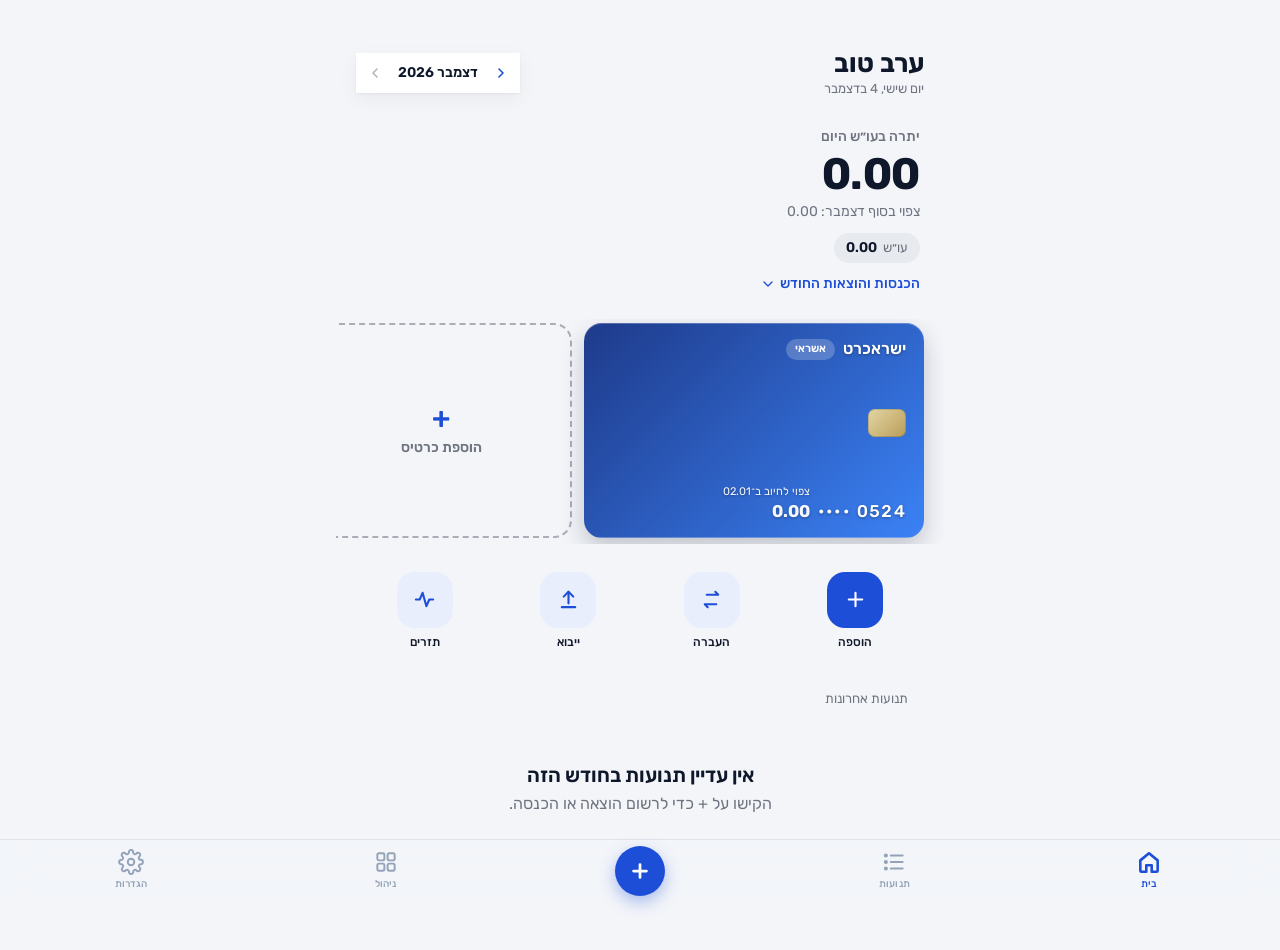
<file: index.html>
<!doctype html>
<html lang="he" dir="rtl">
<head>
<meta charset="utf-8">
<meta name="viewport" content="width=device-width,initial-scale=1,viewport-fit=cover">
<meta name="theme-color" id="themeColor" content="#140C24">
<meta name="apple-mobile-web-app-capable" content="yes">
<meta name="mobile-web-app-capable" content="yes">
<meta name="apple-mobile-web-app-status-bar-style" content="black-translucent">
<meta name="apple-mobile-web-app-title" content="הכיס החודשי">
<link rel="manifest" href="manifest.webmanifest">
<link rel="apple-touch-icon" href="icon-180.png">
<link rel="icon" type="image/png" href="icon-192.png">
<title>הכיס החודשי</title>
<link rel="preconnect" href="https://fonts.googleapis.com">
<link rel="preconnect" href="https://fonts.gstatic.com" crossorigin>
<link rel="stylesheet" href="https://fonts.googleapis.com/css2?family=Rubik:wght@400;500;600;700&display=swap">
<style id="skinGlass">
/* Layout: dark "liquid glass" app — color blobs fixed behind everything, four tab views of floating glass cards and grouped lists, floating glass tab bar with a glowing add button, glass sheets */
:root{
  /* base */
  --bg:#140C24;
  /* glass */
  --glass:rgba(255,255,255,.12); --glass-strong:rgba(255,255,255,.16); --glass-border:rgba(255,255,255,.26);
  --glass-hi:inset 0 1px 0 rgba(255,255,255,.4); --glass-drop:0 20px 40px rgba(0,0,0,.25);
  --glass-blur:blur(24px) saturate(170%);
  --cell:var(--glass); --sheet:var(--glass-strong); --sheet-cell:rgba(255,255,255,.10);
  /* text */
  --label:#FFFFFF; --label2:rgba(255,255,255,.7); --label3:rgba(255,255,255,.42);
  /* lines, fills */
  --sep:rgba(255,255,255,.12); --fill:rgba(255,255,255,.12); --fill-press:rgba(255,255,255,.10);
  --seg-sel:rgba(255,255,255,.24); --tint:#FFCF85;
  /* blobs */
  --blob-bordeaux:#9E2B55; --blob-amber:#E89B3C; --blob-purple:#5B4FE0; --blob-teal:#1FA59A;
  /* kinds: solid for text, gradient for surfaces */
  --green:#6EE7AE; --red:#FF7C9C; --teal:#5FE0D2; --indigo:#A39BFF; --orange:#FFAA6B; --gray:rgba(255,255,255,.55);
  --green-text:#7CF0B9; --red-text:#FF8FAB; --orange-text:#FFB77E;
  --g-inc:linear-gradient(135deg,#7CF0B4,#22A97A); --g-exp:linear-gradient(135deg,#FF92AC,#B8325F);
  --g-sav:linear-gradient(135deg,#66EADB,#1FA59A); --g-inv:linear-gradient(135deg,#ADA5FF,#5B4FE0);
  --g-maa:linear-gradient(135deg,#FFC27E,#E26E36); --g-gray:linear-gradient(135deg,rgba(255,255,255,.38),rgba(255,255,255,.14));
  --g-plus:linear-gradient(135deg,#F2A94A,#9E2B55);
  /* bars and overlays */
  --bar:rgba(20,12,36,.38); --as-bg:var(--glass-strong); --scrim:rgba(8,4,18,.55);
  --ov:rgba(24,14,44,.62); --sw-bg:rgba(36,24,62,.94); --badge-ring:rgba(20,12,36,.85); --plus-glow:rgba(232,155,60,.42);
  /* radii */
  --r-xl:30px; --r-lg:24px; --r-md:18px; --r-pill:999px;
  /* type */
  --font:"Rubik",-apple-system,BlinkMacSystemFont,"Segoe UI",system-ui,Arial,sans-serif;
  --font-num:"Rubik",-apple-system,BlinkMacSystemFont,"Segoe UI",system-ui,sans-serif;
  color-scheme:dark;
}

*{box-sizing:border-box;-webkit-tap-highlight-color:transparent}
html{-webkit-text-size-adjust:100%;color-scheme:dark;background:var(--bg)}
:root{padding-top:env(safe-area-inset-top,0px);padding-bottom:env(safe-area-inset-bottom,0px)}
[hidden]{display:none!important}
body{margin:0;min-height:100vh;background:transparent;color:var(--label);font-family:var(--font);font-size:16px;line-height:1.35;-webkit-font-smoothing:antialiased}
body::before{content:"";position:fixed;inset:0 0 auto;height:env(safe-area-inset-top,0px);z-index:10;background:transparent;transition:background .2s}
html.scrolled body::before{background:var(--bar);-webkit-backdrop-filter:var(--glass-blur);backdrop-filter:var(--glass-blur)}
button{font:inherit;color:inherit;cursor:pointer;-webkit-user-select:none;user-select:none}
button:focus-visible,input:focus-visible{outline:2px solid var(--tint);outline-offset:3px}
.num{font-family:var(--font-num);font-variant-numeric:tabular-nums;direction:ltr;unicode-bidi:isolate}
svg.i{width:22px;height:22px;stroke:currentColor;fill:none;stroke-width:2;stroke-linecap:round;stroke-linejoin:round}
.gut{padding-left:max(20px,env(safe-area-inset-left,0px));padding-right:max(20px,env(safe-area-inset-right,0px))}

/* color blobs: fixed behind the whole app, so every scroll position has color under the glass */
.aurora{position:fixed;inset:0;z-index:-1;overflow:hidden;pointer-events:none}
.aurora i{position:absolute;border-radius:50%;filter:blur(76px)}
.aurora .b1{width:330px;height:330px;background:var(--blob-bordeaux);opacity:.85;top:-70px;right:-90px}
.aurora .b2{width:340px;height:340px;background:var(--blob-purple);opacity:.8;top:30%;left:-140px}
.aurora .b3{width:290px;height:290px;background:var(--blob-teal);opacity:.6;top:56%;right:-110px}
.aurora .b4{width:270px;height:270px;background:var(--blob-amber);opacity:.55;bottom:-80px;left:14%}

/* glass: the base of every surface */
.monthsw,.card,.tile,.group,.seg,.tabbar,.asgroup,.ascancel,.banner,.sheet,.skin,.flm{
  background:var(--glass);border:1px solid var(--glass-border);
  -webkit-backdrop-filter:var(--glass-blur);backdrop-filter:var(--glass-blur);box-shadow:var(--glass-hi)}
/* highlighted glass: main card, sheets, floating bars */
.card.balance,.sheet,.tabbar,.asgroup,.ascancel,.banner{background:var(--glass-strong);box-shadow:var(--glass-hi),var(--glass-drop)}
/* layers that sit over other content get a deep tint under the glass so text behind them never shows through */
.sheet,.tabbar,.asgroup,.ascancel,.banner{background:linear-gradient(var(--glass-strong),var(--glass-strong)),var(--ov)}
/* glass nested inside glass: same look without a second backdrop */
.sheet .group,.sheet .seg,.cell .seg{background:var(--sheet-cell);-webkit-backdrop-filter:none;backdrop-filter:none}

/* nav bar */
.nav{position:sticky;top:env(safe-area-inset-top,0px);z-index:8;height:48px;display:grid;grid-template-columns:1fr auto 1fr;align-items:center;background:transparent;transition:background .2s}
html.scrolled .nav{background:var(--bar);-webkit-backdrop-filter:var(--glass-blur);backdrop-filter:var(--glass-blur);box-shadow:0 1px 0 rgba(255,255,255,.08)}
.navicon{width:44px;height:44px;border:0;background:none;color:var(--tint);display:grid;place-items:center;padding:0}
.navicon:active{opacity:.5}
.nav .navicon:first-child{justify-self:start;margin-inline-start:-10px}
.nav .navicon:last-child{justify-self:end;margin-inline-end:-10px}
.navtitle{font-size:17px;font-weight:600;opacity:0;transition:opacity .2s}
html.scrolled .navtitle{opacity:1}

.app{max-width:600px;margin:0 auto;padding-block:4px 128px;display:flex;flex-direction:column;gap:16px}
.largetitle{margin:2px 4px 0;font-size:32px;font-weight:700;line-height:1.15;letter-spacing:-.01em}
.head{display:flex;flex-direction:column;gap:14px}
.monthsw{display:flex;align-items:center;justify-content:space-between;border-radius:20px;height:54px;padding:0 6px}
.monthsw span{font-size:17px;font-weight:600}
.chev{width:44px;height:44px;border:0;background:none;color:var(--tint);display:grid;place-items:center;border-radius:var(--r-pill)}
.chev:active{background:var(--fill-press)}
.chev:disabled{color:var(--label3);cursor:default;background:none}
.chev svg{width:20px;height:20px;stroke-width:2.4}

/* summary */
.card{border-radius:var(--r-xl);padding:22px 24px}
.balance .cap{font-size:15px;color:var(--label2)}
.balance .big{font-size:42px;font-weight:700;line-height:1.15;text-align:right;margin-top:4px;background:linear-gradient(180deg,#FFFFFF,rgba(255,255,255,.72));-webkit-background-clip:text;background-clip:text;color:transparent}
.big.pos{background-image:linear-gradient(180deg,#A6F7CF,#4FD69A)} .big.neg{background-image:linear-gradient(180deg,#FFB1C3,#F0577F)}
.tiles{display:grid;grid-template-columns:1fr 1fr;gap:12px}
.tile{border-radius:var(--r-lg);padding:18px;display:flex;flex-direction:column;gap:6px;min-width:0}
.tile .tl{display:flex;align-items:center;gap:8px;font-size:15px;font-weight:600}
.tile .tl i{width:28px;height:28px;border-radius:10px;display:grid;place-items:center;color:#fff;box-shadow:inset 0 1px 0 rgba(255,255,255,.45)}
.tile .tl i svg{width:15px;height:15px;stroke-width:2.6}
.tile .v{font-size:22px;font-weight:700;text-align:right;color:var(--label)}
.tile .cp{font-size:12px;color:var(--label2)}
.tile .acc{margin-top:6px;padding-top:10px;border-top:1px solid rgba(255,255,255,.12);display:flex;justify-content:space-between;align-items:baseline;gap:6px;font-size:13px;color:var(--label2)}
.tile .acc b{font-size:15px;font-weight:700;color:var(--label)}
.tile .acc.sub{border-top:0;margin-top:0;padding-top:0}
.c-inc{color:var(--green)} .c-exp{color:var(--red)} .c-sav{color:var(--teal)} .c-inv{color:var(--indigo)} .c-maa{color:var(--orange)}
.b-maa{background:var(--g-maa)} .b-inc{background:var(--g-inc)} .b-exp{background:var(--g-exp)} .b-sav{background:var(--g-sav)} .b-inv{background:var(--g-inv)} .b-gray{background:var(--g-gray)}

/* grouped lists */
.sec{display:flex;flex-direction:column;gap:8px}
.sh{font-size:13px;color:var(--label2);padding:0 8px;font-weight:500;margin:0}
.sf{font-size:13px;color:var(--label2);padding:0 8px;line-height:1.45;margin:0}
.group{border-radius:var(--r-lg);overflow:hidden}
.cell{display:flex;align-items:center;gap:12px;min-height:54px;padding:10px 20px;width:100%;border:0;background:none;text-align:right;font-size:16px;color:var(--label);position:relative}
.group > .cell:not([hidden]) ~ .cell:not([hidden])::before,.group > .swrow ~ .swrow::before{content:"";position:absolute;top:0;left:20px;right:var(--inset,20px);height:1px;background:var(--sep);z-index:3}
button.cell:active,.swcontent button.cell:active{background:var(--fill-press)}
.cell .grow{flex:1;min-width:0;display:flex;flex-direction:column;gap:2px}
.cell .grow .t1{white-space:nowrap;overflow:hidden;text-overflow:ellipsis}
.cell .grow .t2{font-size:13px;color:var(--label2);white-space:nowrap;overflow:hidden;text-overflow:ellipsis}
.cell .grow .t2.num-mixed{white-space:normal}
/* planned: a recurring transaction whose day has not come yet */
.cell.proj{opacity:.62}
.cell.proj .sq{box-shadow:none;outline:1.5px dashed rgba(255,255,255,.55);outline-offset:-1.5px;background:rgba(255,255,255,.1)!important}
.planpill{font-size:11px;font-weight:600;padding:2px 8px;border-radius:var(--r-pill);background:rgba(255,255,255,.14);border:1px solid rgba(255,255,255,.2);color:var(--label);margin-inline-start:6px;vertical-align:1px}
.cell .val{color:var(--label2);white-space:nowrap}
.cell .disc{color:var(--label3);display:grid;place-items:center;flex:none}
.cell .disc svg{width:14px;height:14px;stroke-width:2.6}
.cell .sq{width:36px;height:36px;border-radius:12px;display:grid;place-items:center;color:#fff;flex:none;font-weight:600;font-size:14px;box-shadow:inset 0 1px 0 rgba(255,255,255,.45)}
.cell .sq svg{width:18px;height:18px;stroke-width:2.4}
.cell.withicon{--inset:68px}
.cell .amt{font-weight:600;white-space:nowrap}
.amt.inc{color:var(--green-text)}
.val.strong{color:var(--orange-text);font-weight:700}
.tint{color:var(--tint)} .destructive{color:var(--red-text)}
.cell.center{justify-content:center}
.cell .checkmark{color:var(--tint);visibility:hidden}
.cell[aria-checked="true"] .checkmark{visibility:visible}
.cell .checkmark svg{width:18px;height:18px;stroke-width:2.8}
.barrow{display:flex;flex-direction:column;gap:8px;padding:14px 20px 16px;position:relative}
.barrow + .barrow::before{content:"";position:absolute;top:0;left:20px;right:20px;height:1px;background:var(--sep)}
.barrow .top{display:flex;justify-content:space-between;align-items:baseline;gap:10px}
.barrow .pct{color:var(--label2);font-size:14px;margin-right:8px}
.barrow .sub{font-size:13px;color:var(--label2)}
button.barrow{width:100%;border:0;background:none;text-align:right;color:var(--label);font:inherit}
button.barrow:active{background:var(--fill-press)}
.cmprow{display:flex;flex-direction:column;gap:10px;padding:14px 20px 16px;position:relative}
.cmprow + .cmprow::before{content:"";position:absolute;top:0;left:20px;right:20px;height:1px;background:var(--sep)}
.cmprow .top{display:flex;justify-content:space-between;align-items:center;gap:10px}
.cmprow .n{font-weight:600;min-width:0;overflow:hidden;text-overflow:ellipsis;white-space:nowrap}
.cmprow .bars{display:grid;grid-template-columns:auto 1fr auto;align-items:center;gap:8px 12px}
.cmprow .bl{font-size:13px;color:var(--label2);white-space:nowrap}
.cmprow .a{font-size:15px;text-align:left;min-width:72px}
.fill.gray{background:linear-gradient(90deg,rgba(255,255,255,.5),rgba(255,255,255,.25))}
.delta{font-size:13px;font-weight:600;padding:4px 10px;border-radius:var(--r-pill);background:var(--fill);border:1px solid rgba(255,255,255,.14);white-space:nowrap;direction:rtl}
.delta.good{color:var(--green-text)} .delta.bad{color:var(--red-text)} .delta.same{color:var(--label2)}
.minisw{display:flex;align-items:center;gap:0;flex:none}
.minisw .chev{width:36px;height:36px}
.minisw span{min-width:96px;text-align:center;font-weight:600}
.seg.mini{width:170px;flex:none}
.cell input.fx{max-width:110px;direction:ltr;text-align:left;font-family:var(--font-num)}
.track{height:8px;border-radius:var(--r-pill);background:rgba(255,255,255,.12);overflow:hidden}
.fill{height:100%;border-radius:var(--r-pill);background:var(--g-exp);box-shadow:inset 0 1px 0 rgba(255,255,255,.35)}
.dot{width:10px;height:10px;border-radius:50%;flex:none}

/* swipe to delete */
.swrow{position:relative;overflow:hidden}
.swdel{position:absolute;top:0;bottom:0;left:0;width:88px;border:0;background:var(--g-exp);color:#fff;font-size:15px;font-weight:600;visibility:hidden}
.swrow.swiping .swdel,.swrow.open .swdel{visibility:visible}
.swcontent{position:relative;background:transparent;touch-action:pan-y;transition:transform .25s cubic-bezier(.2,.8,.2,1),background .2s;z-index:1}
.swrow.swiping .swcontent,.swrow.open .swcontent{background:var(--sw-bg)}

/* segmented control */
.seg{display:grid;grid-auto-flow:column;grid-auto-columns:1fr;border-radius:var(--r-md);padding:4px}
.seg button{border:0;background:none;height:38px;border-radius:14px;font-size:14px;font-weight:500;color:var(--label2);position:relative;padding:0 4px;white-space:nowrap;transition:background .2s,color .2s}
.seg.dense button{font-size:12px;padding:0 2px}
.seg.mini button{height:32px;border-radius:12px;font-size:13px}
.seg button[aria-pressed="true"]{background:var(--seg-sel);color:var(--label);font-weight:600;box-shadow:inset 0 1px 0 rgba(255,255,255,.45),0 6px 14px rgba(0,0,0,.18)}

/* switch */
.switch{appearance:none;-webkit-appearance:none;width:54px;height:32px;border-radius:var(--r-pill);background:rgba(255,255,255,.16);border:1px solid rgba(255,255,255,.22);position:relative;cursor:pointer;flex:none;margin:0;transition:background .25s}
.switch::after{content:"";position:absolute;top:2px;right:2px;width:26px;height:26px;border-radius:50%;background:#fff;box-shadow:0 4px 10px rgba(0,0,0,.3);transition:right .25s}
.switch:checked{background:var(--g-sav)}
.switch:checked::after{right:24px}

/* stepper */
.stepper{display:flex;background:var(--fill);border:1px solid rgba(255,255,255,.16);border-radius:var(--r-pill);height:36px;flex:none;overflow:hidden}
.stepper button{width:46px;border:0;background:none;color:var(--label);font-size:22px;line-height:1;display:grid;place-items:center}
.stepper button:active{background:var(--fill-press)}
.stepper button:disabled{color:var(--label3)}

/* inputs inside cells */
.cell input.text{flex:1;min-width:0;border:0;background:none;color:var(--label);font:inherit;font-size:16px;text-align:left;outline:none;padding:0}
.cell input.text::placeholder{color:var(--label3)}
.amountcell{flex-direction:column;align-items:stretch;gap:2px;padding:16px 20px 18px}
.amountcell label{font-size:13px;color:var(--label2)}
.amountcell input{border:0;background:none;outline:none;color:var(--label);font-family:var(--font-num);font-size:38px;font-weight:700;direction:ltr;text-align:right;padding:0;width:100%}
.amountcell input::placeholder{color:var(--label3)}
.datepill{border:1px solid rgba(255,255,255,.16);border-radius:16px;background:var(--fill);color:var(--label);font:inherit;font-size:16px;padding:7px 12px;min-height:38px;color-scheme:dark}

/* tab views */
.view,.part{display:flex;flex-direction:column;gap:16px}

/* tab bar: floating glass bar, five slots, glowing add button in the middle, badges */
.tabbar{position:fixed;z-index:7;left:max(14px,env(safe-area-inset-left,0px));right:max(14px,env(safe-area-inset-right,0px));bottom:max(12px,env(safe-area-inset-bottom,0px));max-width:560px;margin:0 auto;height:68px;border-radius:var(--r-xl);display:grid;grid-template-columns:repeat(5,1fr);align-items:center;padding:0 6px}
.tabbar .tab{border:0;background:none;display:flex;flex-direction:column;align-items:center;gap:3px;color:rgba(255,255,255,.55);padding:0;height:100%;justify-content:center;transition:color .2s}
.tabbar .tab:active{opacity:.7}
.tab .ti{position:relative;display:grid;place-items:center;height:30px;width:56px}
.tab .ti::before{content:"";position:absolute;inset:0;border-radius:var(--r-pill);background:transparent;transition:background .2s}
.tab .ti svg{position:relative;width:24px;height:24px;stroke-width:1.9}
.tab .tl{font-size:11px;font-weight:500}
.tab[aria-current="page"]{color:#fff}
.tab[aria-current="page"] .ti::before{background:rgba(255,255,255,.18);box-shadow:inset 0 1px 0 rgba(255,255,255,.4)}
.tab[aria-current="page"] .ti svg{stroke-width:2.3}
.badge{position:absolute;z-index:1;top:-6px;right:calc(50% + 4px);min-width:20px;height:20px;padding:0 6px;border-radius:var(--r-pill);background:var(--g-exp);color:#fff;font-size:12px;font-weight:600;line-height:20px;text-align:center;box-shadow:0 0 0 2px var(--badge-ring),0 4px 10px rgba(158,43,85,.5)}
.badge.dot{min-width:11px;width:11px;height:11px;padding:0;top:-1px;right:calc(50% + 8px)}
.tabplus{border:0;background:none;display:grid;place-items:center;height:100%;padding:0}
.tabplus span{position:relative;width:56px;height:56px;border-radius:50%;background:var(--g-plus);color:#fff;display:grid;place-items:center;box-shadow:inset 0 1px 0 rgba(255,255,255,.55),0 10px 26px var(--plus-glow),0 0 0 1px rgba(255,255,255,.28);transition:transform .15s}
.tabplus:active span{transform:scale(.92)}
.tabplus svg{width:24px;height:24px;stroke-width:2.8}

.empty{text-align:center;padding:36px 20px;color:var(--label2);display:flex;flex-direction:column;align-items:center;gap:8px}
.empty .ei{width:52px;height:52px;color:var(--label3)}
.empty b{color:var(--label);font-size:19px;font-weight:600}

/* sheets */
.scrim{position:fixed;inset:0;background:var(--scrim);z-index:20}
.sheet{position:fixed;left:0;right:0;bottom:0;margin:0 auto;max-width:640px;top:calc(env(safe-area-inset-top,0px) + 14px);z-index:21;border-radius:32px 32px 0 0;border-bottom:0;display:flex;flex-direction:column}
.grabber{width:40px;height:5px;border-radius:var(--r-pill);background:rgba(255,255,255,.4);margin:8px auto 0;flex:none}
.sheetnav{display:grid;grid-template-columns:1fr auto 1fr;align-items:center;height:56px;flex:none}
.sheetnav h3{margin:0;font-size:17px;font-weight:600;text-align:center;white-space:nowrap}
.navtext{border:0;background:none;color:var(--tint);font-size:16px;padding:8px 0;justify-self:start;display:flex;align-items:center;gap:2px}
.navtext.trail{justify-self:end;font-weight:600}
.navtext:active{opacity:.5}
.navtext svg{width:20px;height:20px;stroke-width:2.6}
.sheetbody{flex:1;overflow-y:auto;-webkit-overflow-scrolling:touch;padding-bottom:calc(34px + env(safe-area-inset-bottom,0px))}
.sheetbody .inner{display:flex;flex-direction:column;gap:22px;padding-top:6px}
.errline{color:var(--red-text);font-size:13px;padding:0 8px;margin:0}

/* action sheet */
.scrim2{position:fixed;inset:0;background:var(--scrim);z-index:30}
.actionsheet{position:fixed;left:0;right:0;bottom:0;margin:0 auto;max-width:440px;z-index:31;padding:0 12px calc(12px + env(safe-area-inset-bottom,0px));display:flex;flex-direction:column;gap:10px}
.asgroup{border-radius:28px;overflow:hidden}
.astitle{padding:18px 20px;text-align:center;display:flex;flex-direction:column;gap:5px;font-size:13px;color:var(--label2);border-bottom:1px solid var(--sep)}
.astitle b{font-weight:600}
.astitle .what{color:var(--label);font-size:15px;font-weight:600;direction:rtl}
.asbtn{display:block;width:100%;height:58px;border:0;background:none;color:var(--tint);font-size:18px;border-top:1px solid var(--sep)}
.asbtn:first-child{border-top:0}
.asbtn:active{background:var(--fill-press)}
.asbtn.destructive{color:var(--red-text)}
.ascancel{height:58px;border-radius:var(--r-lg);color:var(--label);font-size:18px;font-weight:600}
.ascancel:active{opacity:.75}

/* banner */
.banner{position:fixed;z-index:40;left:0;right:0;margin:0 auto;width:max-content;max-width:calc(100vw - 40px);top:calc(env(safe-area-inset-top,0px) + 10px);border-radius:22px;padding:14px 20px;display:flex;gap:16px;align-items:center;font-size:15px;font-weight:500}
.banner button{border:0;background:none;color:var(--tint);font-weight:600;font-size:15px;padding:2px 4px}
.hintline{text-align:center;font-size:13px;color:var(--label3);margin:4px 0 0}

.panel{display:flex;flex-direction:column;gap:16px}

/* ===== bank-style home, quick actions, life views ===== */
.hello{display:flex;align-items:center;justify-content:space-between;gap:12px;margin-top:4px}
.hellotx{min-width:0}
.hello .hi{font-size:26px;font-weight:700;line-height:1.2}
.hello .hsub{font-size:13px;color:var(--label2);margin-top:2px}
.monthsw.msmall{height:40px;border-radius:var(--r-pill);padding:0 2px;flex:none}
.monthsw.msmall span{font-size:14px;min-width:92px;text-align:center}
.monthsw.msmall .chev{width:34px;height:34px}
.monthsw.msmall .chev svg{width:16px;height:16px}
.hero .big{font-size:44px}
.flows{display:flex;gap:18px;flex-wrap:wrap;margin-top:12px;font-size:14px;color:var(--label2)}
.flows.sm{margin-top:6px;font-size:13px}
.flows .fl{display:inline-flex;align-items:baseline;gap:5px}
.flows b{color:var(--label);font-weight:600}
.fa{font-size:10px}.fa.up{color:var(--green-text)}.fa.down{color:var(--red-text)}
.cap.plan{margin-top:10px;font-size:13px}
.quick{display:flex;gap:6px;overflow-x:auto;margin:0 calc(-1 * max(20px,env(safe-area-inset-left,0px)));padding:2px max(20px,env(safe-area-inset-left,0px)) 4px;scrollbar-width:none;-webkit-overflow-scrolling:touch}
.quick::-webkit-scrollbar{display:none}
.qa{flex:none;width:68px;border:0;background:none;display:flex;flex-direction:column;align-items:center;gap:7px;color:var(--label);padding:2px 0}
.qa .qi{width:54px;height:54px;border-radius:20px;display:grid;place-items:center;color:#fff;box-shadow:inset 0 1px 0 rgba(255,255,255,.45)}
.qa .qi svg{width:23px;height:23px;stroke-width:2.2}
.qa .ql{font-size:12px;font-weight:500;color:var(--label2);white-space:nowrap}
.qa:active{opacity:.6}
.b-plus{background:var(--g-plus)}
.shrow{display:flex;align-items:center;justify-content:space-between;padding-inline-end:4px}
.seeall{border:0;background:none;color:var(--tint);font-size:14px;font-weight:600;display:inline-flex;align-items:center;gap:2px;padding:4px}
.seeall svg{width:14px;height:14px;stroke-width:2.6}
.recent{display:flex;flex-direction:column;gap:14px}
.recent .day{font-size:13px;color:var(--label2);font-weight:500;margin:0 8px 6px}
.cell .t2.wrap{white-space:normal}
.cell .t2.due{color:var(--red-text)} .cell .t2.soon{color:var(--orange-text)}
.flowcard{display:flex;flex-direction:column;gap:14px;width:100%;text-align:right;color:var(--label);font:inherit;padding:18px 20px}
.fchead{display:flex;justify-content:space-between;align-items:center}
.fchead .disc{color:var(--label3)} .fchead .disc svg{width:14px;height:14px;stroke-width:2.6}
.fcmonths{display:grid;grid-template-columns:repeat(3,1fr);gap:10px}
.fcm{display:flex;flex-direction:column;gap:3px}
.fcm .m{font-size:13px;color:var(--label2)}
.fcm .n{font-size:17px;font-weight:700}
.pos-t{color:var(--green-text)} .neg-t{color:var(--red-text)}
.flmonths{display:flex;flex-direction:column;gap:12px}
.flm{width:100%;text-align:right;font:inherit;color:var(--label);border-radius:var(--r-lg);padding:16px 20px;display:flex;flex-direction:column;gap:8px}
.flm .top{display:flex;justify-content:space-between;align-items:baseline}
.flm .mn{font-size:17px;font-weight:600}
.flm .nt{font-size:19px;font-weight:700}
.flm .rw{display:flex;justify-content:space-between;font-size:14px;color:var(--label2)}
.flm .rw b{color:var(--label);font-weight:500}
.flm .cum{font-size:12px;color:var(--label3)}
.flm .det{display:flex;flex-direction:column;gap:0;margin-top:6px;border-top:1px solid var(--sep);padding-top:6px}
.flm .det .dr{display:flex;justify-content:space-between;gap:10px;font-size:14px;padding:6px 0}
.flm .det .dr span:first-child{min-width:0;overflow:hidden;text-overflow:ellipsis;white-space:nowrap}
.flm .det .dr .pl{color:var(--label3);font-size:12px}
.lbl{flex:none;min-width:64px;color:var(--label)}
.lbl.grow{flex:1}
.cell .sel{flex:1;min-width:0;border:0;background:none;color:var(--label2);font:inherit;font-size:16px;text-align:left;text-align-last:left;direction:rtl;appearance:none;-webkit-appearance:none;outline:none;padding:0}
.cell .sel option{color:#000}
.skin.wide{grid-column:1/-1}
.skin.wide .pv{height:52px}

.search{display:flex;align-items:center;gap:8px;height:44px;padding:0 14px;border-radius:14px;background:var(--fill);color:var(--label2)}
.search svg{width:18px;height:18px;flex:none}
.search input{flex:1;min-width:0;border:0;background:none;outline:none;color:var(--label);font:inherit;font-size:16px;padding:0;-webkit-appearance:none;appearance:none}
.search input::placeholder{color:var(--label3)}
.search input::-webkit-search-cancel-button{display:none}
.search button{border:0;background:none;color:var(--label3);font-size:14px;padding:6px}
.flows .dot{width:8px;height:8px;align-self:center}

.cards{display:flex;gap:12px;overflow-x:auto;scroll-snap-type:x mandatory;margin:0 calc(-1 * max(20px,env(safe-area-inset-left,0px)));padding:4px max(20px,env(safe-area-inset-left,0px)) 6px;scrollbar-width:none;-webkit-overflow-scrolling:touch}
.cards::-webkit-scrollbar{display:none}
.ccard{flex:none;width:78%;max-width:340px;aspect-ratio:1.586;border:0;border-radius:18px;scroll-snap-align:center;background-size:cover;background-position:center;color:#fff;text-align:right;font:inherit;padding:16px 18px;display:flex;flex-direction:column;justify-content:space-between;position:relative;box-shadow:0 10px 24px rgba(15,23,42,.22),inset 0 1px 0 rgba(255,255,255,.25);text-shadow:0 1px 3px rgba(0,0,0,.35)}
.ccard:active{transform:scale(.98)}
.cctop{display:flex;justify-content:space-between;align-items:center;gap:8px}
.ccname{font-size:16px;font-weight:600;min-width:0;overflow:hidden;text-overflow:ellipsis;white-space:nowrap}
.cctype{font-size:11px;font-weight:600;padding:3px 9px;border-radius:999px;background:rgba(255,255,255,.22);backdrop-filter:blur(6px);-webkit-backdrop-filter:blur(6px);text-shadow:none}
.ccchip{width:38px;height:28px;border-radius:7px;background:linear-gradient(135deg,#F6E3A1,#C9A24A);box-shadow:inset 0 0 0 1px rgba(0,0,0,.15);opacity:.9}
.ccbot{display:flex;justify-content:space-between;align-items:flex-end;gap:8px}
.ccnum{font-size:17px;letter-spacing:.08em;font-weight:500}
.ccbill{display:flex;flex-direction:column;align-items:flex-start;font-size:11px;opacity:.95}
.ccbill b{font-size:17px;font-weight:700}
.ccard.add{background:none;border:2px dashed var(--label3);color:var(--label2);box-shadow:none;text-shadow:none;align-items:center;justify-content:center;gap:6px;width:46%;font-size:14px;font-weight:600}
.ccplus{font-size:30px;line-height:1;color:var(--tint)}
.ccard.preview{width:100%;max-width:380px;margin:0 auto}
.ccard.preview:active{transform:none}
.swatches{display:flex;gap:12px;justify-content:center}
.swatches button{width:34px;height:34px;border-radius:50%;border:0;box-shadow:inset 0 1px 0 rgba(255,255,255,.3)}
.swatches button[aria-pressed="true"]{box-shadow:0 0 0 2px var(--bg,#fff),0 0 0 4px var(--tint)}

.balbar{padding:0!important;border-radius:16px;margin-top:-6px;align-self:center;width:min(100%,380px)}
.bbhead{display:flex;align-items:center;gap:10px;width:100%;border:0;background:none;color:var(--label);font:inherit;padding:10px 16px;text-align:right;min-height:48px}
.bbhead .cap{flex:1;min-width:0;font-size:14px;color:var(--label2);white-space:nowrap;overflow:hidden;text-overflow:ellipsis}
.balbar .bbhead .big{font-size:20px;line-height:1.2;margin:0;text-align:left;font-weight:700}
.bbchev{width:18px;height:18px;flex:none;color:var(--label3);transition:transform .2s}
.balbar.open .bbchev{transform:rotate(180deg)}
.bbdet{padding:0 16px 14px;border-top:1px solid var(--sep)}
.bbdet .flows{margin-top:10px}

.cdstage,.cvhead{position:relative;width:100%;max-width:380px;margin:0 auto}
.cdcam{position:absolute;bottom:12px;left:12px;width:38px;height:38px;border-radius:50%;border:0;display:grid;place-items:center;color:#fff;background:rgba(0,0,0,.32);-webkit-backdrop-filter:blur(8px);backdrop-filter:blur(8px);box-shadow:inset 0 0 0 1px rgba(255,255,255,.35)}
.cdcam svg{width:19px;height:19px;stroke-width:2}
.cdcam:active{transform:scale(.92)}
.cdlook{display:flex;flex-direction:column;align-items:center;gap:8px}
.linkbtn{border:0;background:none;color:var(--red-text);font:inherit;font-size:14px;padding:4px}
.cvsum{text-align:right}
.cvsum .big{font-size:32px}

.bbcap{flex:1;min-width:0;display:flex;flex-direction:column;gap:1px}
.bbcap .cap{white-space:nowrap;overflow:hidden;text-overflow:ellipsis;font-size:14px;color:var(--label2)}
.bbsub{font-size:12px;color:var(--label2);white-space:nowrap;overflow:hidden;text-overflow:ellipsis;direction:rtl}
.bbsub.neg-t{color:var(--red-text)}

.bankhero{display:flex;flex-direction:column;align-items:flex-start;gap:4px;padding:6px 4px 2px}
.bhcap{font-size:14px;color:var(--label2);font-weight:500}
.bhbig{font-size:44px;font-weight:700;line-height:1.1;letter-spacing:-.01em;color:var(--label)}
.bhbig.neg{color:var(--red-text)}
.bhsub{font-size:14px;color:var(--label2)}
.bhsub.neg-t{color:var(--red-text)}
.achips{display:flex;flex-wrap:wrap;gap:8px;margin-top:8px}
.achip{display:inline-flex;align-items:baseline;gap:6px;padding:6px 12px;border-radius:999px;background:var(--fill);font-size:13px;color:var(--label2)}
.achip b{font-size:14px;font-weight:600;color:var(--label)}
.achip.neg b{color:var(--red-text)}
.bhmore{display:inline-flex;align-items:center;gap:4px;border:0;background:none;color:var(--tint);font:inherit;font-size:14px;font-weight:500;padding:8px 0 0}
.bhmore .bbchev{width:16px;height:16px;color:var(--tint)}
.bankhero .bbdet{width:100%;border-top:0;padding:4px 0 0}
.bankhero.open .bbchev{transform:rotate(180deg)}
.quick.four{justify-content:space-between;overflow:visible}
.quick.four .qa{flex:1;width:auto}

.flows.cardlines{flex-direction:column;gap:6px;margin-top:8px}
.flows.cardlines:empty{display:none}
.cardline .cn{flex:1}

.cerow{gap:8px;padding-inline-end:8px}
.cename{flex:1;min-width:0;border:0;background:none;text-align:right;color:var(--label);font:inherit;display:flex;flex-direction:column;gap:2px;padding:4px 0}
.cename .t2{font-size:13px;color:var(--label2)}
.ceord{display:flex;gap:2px;flex:none}
.ceord button{width:34px;height:34px;border:0;border-radius:10px;background:var(--fill);color:var(--tint);display:grid;place-items:center}
.ceord button:disabled{color:var(--label3);opacity:.5}
.ceord svg{width:16px;height:16px;stroke-width:2.4}

/* ===== theme presets: html[data-skin] picks colors; the glass level sliders set --glass, --glass-strong, --sheet-cell, --ov and --glass-blur inline on <html> ===== */
html[data-skin="ocean"]{--bg:#06141F;--blob-bordeaux:#1C6FB8;--blob-amber:#38C7D9;--blob-purple:#2B3FA8;--blob-teal:#14A37F;
  --tint:#7FE3FF;--bar:rgba(6,20,31,.4);--sw-bg:rgba(14,36,56,.94);--badge-ring:rgba(6,20,31,.85);--plus-glow:rgba(56,199,217,.42);
  --g-plus:linear-gradient(135deg,#5FE0F0,#2453C9)}
html[data-skin="light"]{--bg:#EFE9F6;--blob-bordeaux:#F3A3BF;--blob-amber:#FFCB8E;--blob-purple:#A99CFF;--blob-teal:#86DCCB;
  --glass-border:rgba(255,255,255,.8);--glass-hi:inset 0 1px 0 rgba(255,255,255,.95);--glass-drop:0 16px 36px rgba(60,30,90,.14);
  --label:#1C1430;--label2:rgba(28,20,48,.66);--label3:rgba(28,20,48,.38);--sep:rgba(28,20,48,.1);
  --fill:rgba(28,20,48,.06);--fill-press:rgba(28,20,48,.06);--seg-sel:#FFFFFF;--tint:#9A3E12;
  --green:#14935A;--red:#D92D5B;--teal:#0A8C86;--indigo:#4C3FD0;--orange:#C2611B;--gray:rgba(28,20,48,.5);
  --green-text:#127A4B;--red-text:#C4244F;--orange-text:#A4500F;--g-gray:linear-gradient(135deg,#B7AECB,#8C819F);
  --bar:rgba(255,255,255,.5);--scrim:rgba(40,20,60,.25);--sw-bg:rgba(250,247,253,.97);--badge-ring:#FFFFFF;--plus-glow:rgba(232,155,60,.35);
  color-scheme:light}
html[data-skin="light"] .aurora i{opacity:.75}
html[data-skin="light"] .balance .big{background-image:linear-gradient(180deg,#2A1F45,#4A3D66)}
html[data-skin="light"] .big.pos{background-image:linear-gradient(180deg,#1C9C63,#0E7046)}
html[data-skin="light"] .big.neg{background-image:linear-gradient(180deg,#E8406C,#B11E47)}
html[data-skin="light"] .tile .acc,html[data-skin="light"] .delta,html[data-skin="light"] .stepper,html[data-skin="light"] .datepill{border-color:rgba(28,20,48,.1)}
html[data-skin="light"] .datepill{color-scheme:light;background:rgba(255,255,255,.7)}
html[data-skin="light"] .stepper{background:rgba(255,255,255,.7)}
html[data-skin="light"] .track{background:rgba(28,20,48,.08)}
html[data-skin="light"] .fill.gray{background:linear-gradient(90deg,#B7AECB,#D6CFE3)}
html[data-skin="light"] .switch{background:rgba(28,20,48,.14);border-color:rgba(28,20,48,.1)}
html[data-skin="light"] .seg button[aria-pressed="true"]{box-shadow:0 3px 10px rgba(60,30,90,.12)}
html[data-skin="light"] .tabbar .tab{color:rgba(28,20,48,.55)}
html[data-skin="light"] .tab[aria-current="page"]{color:var(--label)}
html[data-skin="light"] .tab[aria-current="page"] .ti::before{background:rgba(255,255,255,.92);box-shadow:0 3px 10px rgba(60,30,90,.12)}
html[data-skin="light"] .grabber{background:rgba(28,20,48,.22)}
html[data-skin="light"].scrolled .nav{box-shadow:0 1px 0 rgba(28,20,48,.08)}
html[data-skin="light"] .planpill{background:rgba(255,255,255,.7);border-color:rgba(28,20,48,.12)}
html[data-skin="light"] .cell.proj .sq{outline-color:rgba(28,20,48,.4);background:rgba(28,20,48,.08)!important;color:var(--label)}
html[data-skin="light"] .skin .pv{border-color:rgba(28,20,48,.12)}

/* theme picker */
.skins{display:grid;grid-template-columns:1fr 1fr;gap:12px}
.skin{display:flex;flex-direction:column;align-items:stretch;gap:3px;padding:10px 10px 12px;border-radius:var(--r-lg);text-align:right;color:var(--label)}
.skin .pv{display:block;height:64px;border-radius:16px;border:1px solid rgba(255,255,255,.22);margin-bottom:6px}
.skin .nm{font-weight:600;font-size:15px}
.skin .ds{font-size:12px;color:var(--label2)}
.skin[aria-pressed="true"]{border-color:var(--tint);box-shadow:var(--glass-hi),0 0 0 2px var(--tint)}
.skin:active{opacity:.75}
/* glass level sliders */
.rangecell{flex-direction:column;align-items:stretch;gap:6px;padding-block:12px}
.rangetop{display:flex;align-items:center;gap:8px}
.rangerow{display:flex;align-items:center;gap:10px}
.rangerow .t2{flex:none;font-size:12px;color:var(--label2)}
.range{flex:1;min-width:0;accent-color:var(--tint);height:28px;margin:0}

@media (prefers-reduced-motion:no-preference){
  .sheet{animation:sheetup .34s cubic-bezier(.2,.9,.25,1)}
  .actionsheet{animation:sheetup .28s cubic-bezier(.2,.9,.25,1)}
  .scrim,.scrim2{animation:fade .25s}
  .banner{animation:drop .3s cubic-bezier(.2,.9,.25,1)}
  .aurora .b1{animation:drift1 26s ease-in-out infinite alternate}
  .aurora .b2{animation:drift2 32s ease-in-out infinite alternate}
  .aurora .b3{animation:drift1 29s ease-in-out infinite alternate-reverse}
  .aurora .b4{animation:drift2 35s ease-in-out infinite alternate-reverse}
  @keyframes sheetup{from{transform:translateY(100%)}}
  @keyframes fade{from{opacity:0}}
  @keyframes drop{from{transform:translateY(-120%)}}
  @keyframes drift1{to{transform:translate(-40px,60px) scale(1.08)}}
  @keyframes drift2{to{transform:translate(50px,-50px) scale(.94)}}
}
</style>
<style id="skinClassic">
/* classic: the original iOS look (no glass), light / dark / automatic. Active only when data-skin="classic" */
:root{
  --bg:#F2F2F7; --cell:#FFFFFF; --sheet:#F2F2F7; --sheet-cell:#FFFFFF;
  --label:#000000; --label2:rgba(60,60,67,.6); --label3:rgba(60,60,67,.3);
  --sep:rgba(60,60,67,.29); --fill:rgba(118,118,128,.12); --fill-press:rgba(0,0,0,.06);
  --seg-sel:#FFFFFF; --tint:#007AFF;
  --red:#FF3B30; --green:#34C759; --teal:#30B0C7; --indigo:#5856D6; --gray:#8E8E93; --orange:#FF9500; --orange-text:#C93400;
  --green-text:#248A3D; --red-text:#D70015;
  --bar:rgba(249,249,249,.8); --as-bg:rgba(249,249,249,.92); --scrim:rgba(0,0,0,.35);
  --font:-apple-system,BlinkMacSystemFont,"SF Pro Text","SF Pro Display","Segoe UI",system-ui,"Helvetica Neue",Arial,sans-serif;
  --font-num:ui-rounded,"SF Pro Rounded",-apple-system,BlinkMacSystemFont,"Segoe UI",system-ui,sans-serif;
}
@media (prefers-color-scheme: dark){:root:not([data-theme="light"]){
  --bg:#000000; --cell:#1C1C1E; --sheet:#1C1C1E; --sheet-cell:#2C2C2E;
  --label:#FFFFFF; --label2:rgba(235,235,245,.6); --label3:rgba(235,235,245,.3);
  --sep:rgba(84,84,88,.65); --fill:rgba(118,118,128,.24); --fill-press:rgba(255,255,255,.08);
  --seg-sel:#636366; --tint:#0A84FF;
  --red:#FF453A; --green:#30D158; --teal:#40C8E0; --indigo:#5E5CE6; --gray:#8E8E93; --orange:#FF9F0A; --orange-text:#FF9F0A;
  --green-text:#30D158; --red-text:#FF453A;
  --bar:rgba(22,22,22,.82); --as-bg:rgba(44,44,46,.94); --scrim:rgba(0,0,0,.55); color-scheme:dark}}
:root[data-theme="dark"]{
  --bg:#000000; --cell:#1C1C1E; --sheet:#1C1C1E; --sheet-cell:#2C2C2E;
  --label:#FFFFFF; --label2:rgba(235,235,245,.6); --label3:rgba(235,235,245,.3);
  --sep:rgba(84,84,88,.65); --fill:rgba(118,118,128,.24); --fill-press:rgba(255,255,255,.08);
  --seg-sel:#636366; --tint:#0A84FF;
  --red:#FF453A; --green:#30D158; --teal:#40C8E0; --indigo:#5E5CE6; --gray:#8E8E93; --orange:#FF9F0A; --orange-text:#FF9F0A;
  --green-text:#30D158; --red-text:#FF453A;
  --bar:rgba(22,22,22,.82); --as-bg:rgba(44,44,46,.94); --scrim:rgba(0,0,0,.55); color-scheme:dark}

*{box-sizing:border-box;-webkit-tap-highlight-color:transparent}
html{-webkit-text-size-adjust:100%;color-scheme:light}
:root{padding-top:env(safe-area-inset-top,0px);padding-bottom:env(safe-area-inset-bottom,0px)}
[hidden]{display:none!important}
body{margin:0;min-height:100vh;background:var(--bg);color:var(--label);font-family:var(--font);font-size:17px;line-height:1.3;letter-spacing:-.01em;-webkit-font-smoothing:antialiased}
body::before{content:"";position:fixed;inset:0 0 auto;height:env(safe-area-inset-top,0px);z-index:10;background:var(--bg)}
html.scrolled body::before{background:var(--bar);-webkit-backdrop-filter:saturate(180%) blur(20px);backdrop-filter:saturate(180%) blur(20px)}
button{font:inherit;color:inherit;cursor:pointer;-webkit-user-select:none;user-select:none}
button:focus-visible,input:focus-visible{outline:2px solid var(--tint);outline-offset:2px}
.num{font-family:var(--font-num);font-variant-numeric:tabular-nums;direction:ltr;unicode-bidi:isolate}
svg.i{width:22px;height:22px;stroke:currentColor;fill:none;stroke-width:2;stroke-linecap:round;stroke-linejoin:round}
.gut{padding-left:max(16px,env(safe-area-inset-left,0px));padding-right:max(16px,env(safe-area-inset-right,0px))}

/* nav bar */
.nav{position:sticky;top:env(safe-area-inset-top,0px);z-index:8;height:44px;display:grid;grid-template-columns:1fr auto 1fr;align-items:center;background:var(--bg)}
html.scrolled .nav{background:var(--bar);-webkit-backdrop-filter:saturate(180%) blur(20px);backdrop-filter:saturate(180%) blur(20px);box-shadow:0 .5px 0 var(--sep)}
.navicon{width:44px;height:44px;border:0;background:none;color:var(--tint);display:grid;place-items:center;padding:0}
.navicon:active{opacity:.4}
.nav .navicon:first-child{justify-self:start;margin-inline-start:-10px}
.nav .navicon:last-child{justify-self:end;margin-inline-end:-10px}
.navtitle{font-size:17px;font-weight:600;opacity:0;transition:opacity .2s}
html.scrolled .navtitle{opacity:1}

.app{max-width:600px;margin:0 auto;padding-block:0 100px;display:flex;flex-direction:column;gap:24px}
.largetitle{margin:2px 0 0;font-size:34px;font-weight:700;letter-spacing:.01em;line-height:1.15}
.head{display:flex;flex-direction:column;gap:10px}
.monthsw{display:flex;align-items:center;justify-content:space-between;background:var(--cell);border-radius:12px;height:44px;padding:0 4px}
.monthsw span{font-size:17px;font-weight:600}
.chev{width:44px;height:44px;border:0;background:none;color:var(--tint);display:grid;place-items:center}
.chev:disabled{color:var(--label3);cursor:default}
.chev svg{width:20px;height:20px;stroke-width:2.4}

/* summary */
.card{background:var(--cell);border-radius:12px;padding:14px 16px}
.balance .cap{font-size:15px;color:var(--label2)}
.balance .big{font-size:40px;font-weight:700;line-height:1.15;text-align:right;margin-top:2px}
.big.pos{color:var(--green-text)} .big.neg{color:var(--red-text)}
.tiles{display:grid;grid-template-columns:1fr 1fr;gap:12px}
.tile{background:var(--cell);border-radius:12px;padding:12px 14px;display:flex;flex-direction:column;gap:4px;min-width:0}
.tile .tl{display:flex;align-items:center;gap:6px;font-size:15px;font-weight:600}
.tile .tl i{width:22px;height:22px;border-radius:6px;display:grid;place-items:center;color:#fff}
.tile .tl i svg{width:14px;height:14px;stroke-width:2.6}
.tile .v{font-size:22px;font-weight:700;text-align:right;color:var(--label)}
.tile .cp{font-size:12px;color:var(--label2)}
.tile .acc{margin-top:4px;padding-top:8px;border-top:.5px solid var(--sep);display:flex;justify-content:space-between;align-items:baseline;gap:6px;font-size:13px;color:var(--label2)}
.tile .acc b{font-size:15px;font-weight:700;color:var(--label)}
.tile .acc.sub{border-top:0;margin-top:0;padding-top:0}
.c-inc{color:var(--green)} .c-exp{color:var(--red)} .c-sav{color:var(--teal)} .c-inv{color:var(--indigo)} .c-maa{color:var(--orange)}
.b-maa{background:var(--orange)} .b-inc{background:var(--green)} .b-exp{background:var(--red)} .b-sav{background:var(--teal)} .b-inv{background:var(--indigo)} .b-gray{background:var(--gray)}

/* grouped lists */
.sec{display:flex;flex-direction:column;gap:7px}
.sh{font-size:13px;color:var(--label2);padding:0 16px;font-weight:400}
.sf{font-size:13px;color:var(--label2);padding:0 16px;line-height:1.38;margin:0}
.group{background:var(--cell);border-radius:12px;overflow:hidden}
.sheet .group{background:var(--sheet-cell)}
.cell{display:flex;align-items:center;gap:12px;min-height:44px;padding:6px 16px;width:100%;border:0;background:none;text-align:right;font-size:17px;color:var(--label);position:relative}
.group > .cell:not([hidden]) ~ .cell:not([hidden])::before,.group > .swrow ~ .swrow::before{content:"";position:absolute;top:0;left:0;right:var(--inset,16px);height:.5px;background:var(--sep);z-index:3}
button.cell:active,.swcontent button.cell:active{background:var(--fill-press)}
.cell .grow{flex:1;min-width:0;display:flex;flex-direction:column;gap:1px}
.cell .grow .t1{white-space:nowrap;overflow:hidden;text-overflow:ellipsis}
.cell .grow .t2{font-size:13px;color:var(--label2);white-space:nowrap;overflow:hidden;text-overflow:ellipsis}
.cell .val{color:var(--label2);white-space:nowrap}
.cell .disc{color:var(--label3);display:grid;place-items:center;flex:none}
.cell .disc svg{width:14px;height:14px;stroke-width:2.6}
.cell .sq{width:30px;height:30px;border-radius:7px;display:grid;place-items:center;color:#fff;flex:none;font-weight:600;font-size:14px}
.cell .sq svg{width:17px;height:17px;stroke-width:2.4}
.cell.withicon{--inset:58px}
.cell .amt{font-weight:600;white-space:nowrap}
.amt.inc{color:var(--green-text)}
.val.strong{color:var(--orange-text);font-weight:700}
.tint{color:var(--tint)} .destructive{color:var(--red)}
.cell.center{justify-content:center}
.cell .checkmark{color:var(--tint);visibility:hidden}
.cell[aria-checked="true"] .checkmark{visibility:visible}
.cell .checkmark svg{width:18px;height:18px;stroke-width:2.8}
.barrow{display:flex;flex-direction:column;gap:7px;padding:10px 16px 12px;position:relative}
.barrow + .barrow::before{content:"";position:absolute;top:0;left:0;right:16px;height:.5px;background:var(--sep)}
.barrow .top{display:flex;justify-content:space-between;align-items:baseline;gap:10px}
.barrow .pct{color:var(--label2);font-size:15px;margin-right:8px}
.barrow .sub{font-size:13px;color:var(--label2)}
button.barrow{width:100%;border:0;background:none;text-align:right;color:var(--label);font:inherit}
button.barrow:active{background:var(--fill-press)}
.cmprow{display:flex;flex-direction:column;gap:8px;padding:10px 16px 12px;position:relative}
.cmprow + .cmprow::before{content:"";position:absolute;top:0;left:0;right:16px;height:.5px;background:var(--sep)}
.cmprow .top{display:flex;justify-content:space-between;align-items:center;gap:10px}
.cmprow .n{font-weight:600;min-width:0;overflow:hidden;text-overflow:ellipsis;white-space:nowrap}
.cmprow .bars{display:grid;grid-template-columns:auto 1fr auto;align-items:center;gap:6px 10px}
.cmprow .bl{font-size:13px;color:var(--label2);white-space:nowrap}
.cmprow .a{font-size:15px;text-align:left;min-width:72px}
.fill.gray{background:var(--gray)}
.delta{font-size:13px;font-weight:600;padding:3px 8px;border-radius:7px;background:var(--fill);white-space:nowrap;direction:rtl}
.delta.good{color:var(--green-text)} .delta.bad{color:var(--red-text)} .delta.same{color:var(--label2)}
.minisw{display:flex;align-items:center;gap:0;flex:none}
.minisw .chev{width:36px;height:36px}
.minisw span{min-width:96px;text-align:center;font-weight:600}
.seg.mini{width:160px;flex:none}
.cell input.fx{max-width:110px;direction:ltr;text-align:left;font-family:var(--font-num)}
.track{height:6px;border-radius:3px;background:var(--fill);overflow:hidden}
.fill{height:100%;border-radius:3px;background:var(--red)}
.dot{width:10px;height:10px;border-radius:50%;flex:none}

/* swipe to delete */
.swrow{position:relative;overflow:hidden}
.swdel{position:absolute;top:0;bottom:0;left:0;width:88px;border:0;background:var(--red);color:#fff;font-size:15px;font-weight:500;visibility:hidden}
.swrow.swiping .swdel,.swrow.open .swdel{visibility:visible}
.swcontent{position:relative;background:var(--cell);touch-action:pan-y;transition:transform .25s cubic-bezier(.2,.8,.2,1);z-index:1}

/* segmented control */
.seg{display:grid;grid-auto-flow:column;grid-auto-columns:1fr;background:var(--fill);border-radius:9px;padding:2px}
.seg button{border:0;background:none;height:30px;border-radius:7px;font-size:13px;font-weight:500;color:var(--label);position:relative;padding:0 4px;white-space:nowrap}
.seg button+button::before{content:"";position:absolute;right:0;top:8px;bottom:8px;width:1px;background:var(--sep);transition:opacity .15s}
.seg.dense button{font-size:12px;padding:0 2px}
.seg button[aria-pressed="true"]{background:var(--seg-sel);font-weight:600;box-shadow:0 3px 8px rgba(0,0,0,.12),0 3px 1px rgba(0,0,0,.04)}
.seg button[aria-pressed="true"]::before,.seg button[aria-pressed="true"]+button::before{opacity:0}

/* switch */
.switch{appearance:none;-webkit-appearance:none;width:51px;height:31px;border-radius:16px;background:var(--fill);position:relative;cursor:pointer;flex:none;margin:0;transition:background .2s}
.switch::after{content:"";position:absolute;top:2px;right:2px;width:27px;height:27px;border-radius:50%;background:#fff;box-shadow:0 3px 8px rgba(0,0,0,.15),0 3px 1px rgba(0,0,0,.06);transition:right .2s}
.switch:checked{background:var(--green)}
.switch:checked::after{right:22px}

/* stepper */
.stepper{display:flex;background:var(--fill);border-radius:8px;height:32px;flex:none}
.stepper button{width:47px;border:0;background:none;color:var(--label);font-size:22px;line-height:1;display:grid;place-items:center;position:relative}
.stepper button:active{background:var(--fill-press)}
.stepper button+button::before{content:"";position:absolute;right:0;top:7px;bottom:7px;width:1px;background:var(--sep)}
.stepper button:disabled{color:var(--label3)}

/* inputs inside cells */
.cell input.text{flex:1;min-width:0;border:0;background:none;color:var(--label);font:inherit;font-size:17px;text-align:left;outline:none;padding:0}
.cell input.text::placeholder{color:var(--label3)}
.amountcell{flex-direction:column;align-items:stretch;gap:0;padding:10px 16px 12px}
.amountcell label{font-size:13px;color:var(--label2)}
.amountcell input{border:0;background:none;outline:none;color:var(--label);font-family:var(--font-num);font-size:34px;font-weight:700;direction:ltr;text-align:right;padding:0;width:100%}
.amountcell input::placeholder{color:var(--label3)}
.datepill{border:0;border-radius:7px;background:var(--fill);color:var(--label);font:inherit;font-size:17px;padding:6px 10px;min-height:34px}

/* tab views */
.view,.part{display:flex;flex-direction:column;gap:24px}

/* tab bar: five slots, raised add button in the middle, red badges */
.tabbar{position:fixed;left:0;right:0;bottom:0;z-index:7;display:grid;grid-template-columns:repeat(5,1fr);align-items:start;padding-top:6px;padding-bottom:max(6px,env(safe-area-inset-bottom,0px));padding-left:max(4px,env(safe-area-inset-left,0px));padding-right:max(4px,env(safe-area-inset-right,0px));background:var(--bar);-webkit-backdrop-filter:saturate(180%) blur(20px);backdrop-filter:saturate(180%) blur(20px);box-shadow:0 -.5px 0 var(--sep)}
.tabbar .tab{border:0;background:none;display:flex;flex-direction:column;align-items:center;gap:3px;color:var(--gray);padding:2px 0 0;min-height:48px}
.tabbar .tab:active{opacity:.6}
.tab .ti{position:relative;display:grid;place-items:center;height:27px}
.tab .ti svg{width:26px;height:26px;stroke-width:1.8}
.tab .tl{font-size:10px;font-weight:500;letter-spacing:.01em}
.tab[aria-current="page"]{color:var(--tint)}
.tab[aria-current="page"] .ti svg{stroke-width:2.4}
.badge{position:absolute;top:-5px;right:calc(50% + 2px);min-width:19px;height:19px;padding:0 5px;border-radius:10px;background:var(--red);color:#fff;font-size:12px;font-weight:600;line-height:19px;text-align:center;box-shadow:0 0 0 2px var(--bg)}
.badge.dot{min-width:10px;width:10px;height:10px;padding:0;top:-1px;right:calc(50% + 6px)}
.tabplus{border:0;background:none;display:grid;place-items:center;height:48px;padding:0}
.tabplus span{position:relative;width:52px;height:34px;border-radius:10px;background:var(--label);color:var(--bg);display:grid;place-items:center;box-shadow:4px 0 0 var(--green),-4px 0 0 var(--red);transition:transform .15s}
.tabplus:active span{transform:scale(.92)}
.tabplus svg{width:22px;height:22px;stroke-width:3}

.empty{text-align:center;padding:36px 20px;color:var(--label2);display:flex;flex-direction:column;align-items:center;gap:6px}
.empty .ei{width:52px;height:52px;color:var(--label3)}
.empty b{color:var(--label);font-size:20px;font-weight:600}

/* sheets */
.scrim{position:fixed;inset:0;background:var(--scrim);z-index:20}
.sheet{position:fixed;left:0;right:0;bottom:0;margin:0 auto;max-width:640px;top:calc(env(safe-area-inset-top,0px) + 12px);z-index:21;background:var(--sheet);border-radius:13px 13px 0 0;display:flex;flex-direction:column;box-shadow:0 -4px 30px rgba(0,0,0,.18)}
.grabber{width:36px;height:5px;border-radius:3px;background:var(--label3);margin:5px auto 0;flex:none}
.sheetnav{display:grid;grid-template-columns:1fr auto 1fr;align-items:center;height:50px;flex:none}
.sheetnav h3{margin:0;font-size:17px;font-weight:600;text-align:center;white-space:nowrap}
.navtext{border:0;background:none;color:var(--tint);font-size:17px;padding:8px 0;justify-self:start;display:flex;align-items:center;gap:2px}
.navtext.trail{justify-self:end;font-weight:600}
.navtext:active{opacity:.4}
.navtext svg{width:20px;height:20px;stroke-width:2.6}
.sheetbody{flex:1;overflow-y:auto;-webkit-overflow-scrolling:touch;padding-bottom:calc(30px + env(safe-area-inset-bottom,0px))}
.sheetbody .inner{display:flex;flex-direction:column;gap:28px;padding-top:6px}
.errline{color:var(--red-text);font-size:13px;padding:0 16px;margin:0}

/* action sheet */
.scrim2{position:fixed;inset:0;background:var(--scrim);z-index:30}
.actionsheet{position:fixed;left:0;right:0;bottom:0;margin:0 auto;max-width:440px;z-index:31;padding:0 8px calc(8px + env(safe-area-inset-bottom,0px));display:flex;flex-direction:column;gap:8px}
.asgroup{background:var(--as-bg);-webkit-backdrop-filter:blur(30px);backdrop-filter:blur(30px);border-radius:14px;overflow:hidden}
.astitle{padding:14px 16px;text-align:center;display:flex;flex-direction:column;gap:4px;font-size:13px;color:var(--label2);border-bottom:.5px solid var(--sep)}
.astitle b{font-weight:600}
.astitle .what{color:var(--label);font-size:15px;font-weight:600;direction:rtl}
.asbtn{display:block;width:100%;height:57px;border:0;background:none;color:var(--tint);font-size:20px;border-top:.5px solid var(--sep)}
.asbtn:first-child{border-top:0}
.asbtn:active{background:var(--fill-press)}
.asbtn.destructive{color:var(--red)}
.ascancel{height:57px;border:0;border-radius:14px;background:var(--sheet-cell);color:var(--tint);font-size:20px;font-weight:600}
.ascancel:active{opacity:.7}

/* banner */
.banner{position:fixed;z-index:40;left:0;right:0;margin:0 auto;width:max-content;max-width:calc(100vw - 32px);top:calc(env(safe-area-inset-top,0px) + 8px);background:var(--as-bg);-webkit-backdrop-filter:blur(30px);backdrop-filter:blur(30px);border-radius:16px;padding:12px 16px;display:flex;gap:16px;align-items:center;font-size:15px;font-weight:500;box-shadow:0 10px 40px rgba(0,0,0,.18)}
.banner button{border:0;background:none;color:var(--tint);font-weight:600;font-size:15px;padding:2px 4px}
.hintline{text-align:center;font-size:13px;color:var(--label3);margin:4px 0 0}

@media (prefers-reduced-motion:no-preference){
  .sheet{animation:sheetup .32s cubic-bezier(.2,.9,.25,1)}
  .actionsheet{animation:sheetup .28s cubic-bezier(.2,.9,.25,1)}
  .scrim,.scrim2{animation:fade .25s}
  .banner{animation:drop .3s cubic-bezier(.2,.9,.25,1)}
  @keyframes sheetup{from{transform:translateY(100%)}}
  @keyframes fade{from{opacity:0}}
  @keyframes drop{from{transform:translateY(-120%)}}
}

/* KIS additions on top of the original classic look */
.aurora{display:none}
:root{--g-inc:var(--green);--g-exp:var(--red);--g-sav:var(--teal);--g-inv:var(--indigo);--g-maa:var(--orange);--g-gray:var(--gray)}
.cell .grow .t2.num-mixed{white-space:normal}
.cell.proj{opacity:.6}
.cell.proj .sq{outline:1.5px dashed var(--label3);outline-offset:-1.5px;background:var(--fill)!important;color:var(--label2)}
.planpill{font-size:11px;font-weight:600;padding:1px 7px;border-radius:6px;background:var(--fill);color:var(--label2);margin-inline-start:6px;vertical-align:1px}

/* ===== bank-style home, quick actions, life views ===== */
.hello{display:flex;align-items:center;justify-content:space-between;gap:12px;margin-top:4px}
.hellotx{min-width:0}
.hello .hi{font-size:26px;font-weight:700;line-height:1.2}
.hello .hsub{font-size:13px;color:var(--label2);margin-top:2px}
.monthsw.msmall{height:40px;border-radius:var(--r-pill);padding:0 2px;flex:none}
.monthsw.msmall span{font-size:14px;min-width:92px;text-align:center}
.monthsw.msmall .chev{width:34px;height:34px}
.monthsw.msmall .chev svg{width:16px;height:16px}
.hero .big{font-size:44px}
.flows{display:flex;gap:18px;flex-wrap:wrap;margin-top:12px;font-size:14px;color:var(--label2)}
.flows.sm{margin-top:6px;font-size:13px}
.flows .fl{display:inline-flex;align-items:baseline;gap:5px}
.flows b{color:var(--label);font-weight:600}
.fa{font-size:10px}.fa.up{color:var(--green-text)}.fa.down{color:var(--red-text)}
.cap.plan{margin-top:10px;font-size:13px}
.quick{display:flex;gap:6px;overflow-x:auto;margin:0 calc(-1 * max(20px,env(safe-area-inset-left,0px)));padding:2px max(20px,env(safe-area-inset-left,0px)) 4px;scrollbar-width:none;-webkit-overflow-scrolling:touch}
.quick::-webkit-scrollbar{display:none}
.qa{flex:none;width:68px;border:0;background:none;display:flex;flex-direction:column;align-items:center;gap:7px;color:var(--label);padding:2px 0}
.qa .qi{width:54px;height:54px;border-radius:20px;display:grid;place-items:center;color:#fff;}
.qa .qi svg{width:23px;height:23px;stroke-width:2.2}
.qa .ql{font-size:12px;font-weight:500;color:var(--label2);white-space:nowrap}
.qa:active{opacity:.6}
.b-plus{background:var(--g-plus)}
.shrow{display:flex;align-items:center;justify-content:space-between;padding-inline-end:4px}
.seeall{border:0;background:none;color:var(--tint);font-size:14px;font-weight:600;display:inline-flex;align-items:center;gap:2px;padding:4px}
.seeall svg{width:14px;height:14px;stroke-width:2.6}
.recent{display:flex;flex-direction:column;gap:14px}
.recent .day{font-size:13px;color:var(--label2);font-weight:500;margin:0 8px 6px}
.cell .t2.wrap{white-space:normal}
.cell .t2.due{color:var(--red-text)} .cell .t2.soon{color:var(--orange-text)}
.flowcard{display:flex;flex-direction:column;gap:14px;width:100%;text-align:right;color:var(--label);font:inherit;padding:18px 20px}
.fchead{display:flex;justify-content:space-between;align-items:center}
.fchead .disc{color:var(--label3)} .fchead .disc svg{width:14px;height:14px;stroke-width:2.6}
.fcmonths{display:grid;grid-template-columns:repeat(3,1fr);gap:10px}
.fcm{display:flex;flex-direction:column;gap:3px}
.fcm .m{font-size:13px;color:var(--label2)}
.fcm .n{font-size:17px;font-weight:700}
.pos-t{color:var(--green-text)} .neg-t{color:var(--red-text)}
.flmonths{display:flex;flex-direction:column;gap:12px}
.flm{width:100%;text-align:right;font:inherit;color:var(--label);border-radius:var(--r-lg);padding:16px 20px;display:flex;flex-direction:column;gap:8px}
.flm .top{display:flex;justify-content:space-between;align-items:baseline}
.flm .mn{font-size:17px;font-weight:600}
.flm .nt{font-size:19px;font-weight:700}
.flm .rw{display:flex;justify-content:space-between;font-size:14px;color:var(--label2)}
.flm .rw b{color:var(--label);font-weight:500}
.flm .cum{font-size:12px;color:var(--label3)}
.flm .det{display:flex;flex-direction:column;gap:0;margin-top:6px;border-top:1px solid var(--sep);padding-top:6px}
.flm .det .dr{display:flex;justify-content:space-between;gap:10px;font-size:14px;padding:6px 0}
.flm .det .dr span:first-child{min-width:0;overflow:hidden;text-overflow:ellipsis;white-space:nowrap}
.flm .det .dr .pl{color:var(--label3);font-size:12px}
.lbl{flex:none;min-width:64px;color:var(--label)}
.lbl.grow{flex:1}
.cell .sel{flex:1;min-width:0;border:0;background:none;color:var(--label2);font:inherit;font-size:16px;text-align:left;text-align-last:left;direction:rtl;appearance:none;-webkit-appearance:none;outline:none;padding:0}
.cell .sel option{color:#000}
.skin.wide{grid-column:1/-1}
.skin.wide .pv{height:52px}

.flm,.flowcard{background:var(--cell);border:0;border-radius:12px}
.qa .qi{border-radius:16px}
.b-plus{background:var(--tint)}
.monthsw.msmall{background:var(--cell)}

.search{display:flex;align-items:center;gap:8px;height:44px;padding:0 14px;border-radius:14px;background:var(--fill);color:var(--label2)}
.search svg{width:18px;height:18px;flex:none}
.search input{flex:1;min-width:0;border:0;background:none;outline:none;color:var(--label);font:inherit;font-size:16px;padding:0;-webkit-appearance:none;appearance:none}
.search input::placeholder{color:var(--label3)}
.search input::-webkit-search-cancel-button{display:none}
.search button{border:0;background:none;color:var(--label3);font-size:14px;padding:6px}
.flows .dot{width:8px;height:8px;align-self:center}
html[data-skin="clean"] .search{background:var(--cell);box-shadow:var(--shadow)}

.cards{display:flex;gap:12px;overflow-x:auto;scroll-snap-type:x mandatory;margin:0 calc(-1 * max(20px,env(safe-area-inset-left,0px)));padding:4px max(20px,env(safe-area-inset-left,0px)) 6px;scrollbar-width:none;-webkit-overflow-scrolling:touch}
.cards::-webkit-scrollbar{display:none}
.ccard{flex:none;width:78%;max-width:340px;aspect-ratio:1.586;border:0;border-radius:18px;scroll-snap-align:center;background-size:cover;background-position:center;color:#fff;text-align:right;font:inherit;padding:16px 18px;display:flex;flex-direction:column;justify-content:space-between;position:relative;box-shadow:0 10px 24px rgba(15,23,42,.22),inset 0 1px 0 rgba(255,255,255,.25);text-shadow:0 1px 3px rgba(0,0,0,.35)}
.ccard:active{transform:scale(.98)}
.cctop{display:flex;justify-content:space-between;align-items:center;gap:8px}
.ccname{font-size:16px;font-weight:600;min-width:0;overflow:hidden;text-overflow:ellipsis;white-space:nowrap}
.cctype{font-size:11px;font-weight:600;padding:3px 9px;border-radius:999px;background:rgba(255,255,255,.22);backdrop-filter:blur(6px);-webkit-backdrop-filter:blur(6px);text-shadow:none}
.ccchip{width:38px;height:28px;border-radius:7px;background:linear-gradient(135deg,#F6E3A1,#C9A24A);box-shadow:inset 0 0 0 1px rgba(0,0,0,.15);opacity:.9}
.ccbot{display:flex;justify-content:space-between;align-items:flex-end;gap:8px}
.ccnum{font-size:17px;letter-spacing:.08em;font-weight:500}
.ccbill{display:flex;flex-direction:column;align-items:flex-start;font-size:11px;opacity:.95}
.ccbill b{font-size:17px;font-weight:700}
.ccard.add{background:none;border:2px dashed var(--label3);color:var(--label2);box-shadow:none;text-shadow:none;align-items:center;justify-content:center;gap:6px;width:46%;font-size:14px;font-weight:600}
.ccplus{font-size:30px;line-height:1;color:var(--tint)}
.ccard.preview{width:100%;max-width:380px;margin:0 auto}
.ccard.preview:active{transform:none}
.swatches{display:flex;gap:12px;justify-content:center}
.swatches button{width:34px;height:34px;border-radius:50%;border:0;box-shadow:inset 0 1px 0 rgba(255,255,255,.3)}
.swatches button[aria-pressed="true"]{box-shadow:0 0 0 2px var(--bg,#fff),0 0 0 4px var(--tint)}

.balbar{padding:0!important;border-radius:16px;margin-top:-6px;align-self:center;width:min(100%,380px)}
.bbhead{display:flex;align-items:center;gap:10px;width:100%;border:0;background:none;color:var(--label);font:inherit;padding:10px 16px;text-align:right;min-height:48px}
.bbhead .cap{flex:1;min-width:0;font-size:14px;color:var(--label2);white-space:nowrap;overflow:hidden;text-overflow:ellipsis}
.balbar .bbhead .big{font-size:20px;line-height:1.2;margin:0;text-align:left;font-weight:700}
.bbchev{width:18px;height:18px;flex:none;color:var(--label3);transition:transform .2s}
.balbar.open .bbchev{transform:rotate(180deg)}
.bbdet{padding:0 16px 14px;border-top:1px solid var(--sep)}
.bbdet .flows{margin-top:10px}

.cdstage,.cvhead{position:relative;width:100%;max-width:380px;margin:0 auto}
.cdcam{position:absolute;bottom:12px;left:12px;width:38px;height:38px;border-radius:50%;border:0;display:grid;place-items:center;color:#fff;background:rgba(0,0,0,.32);-webkit-backdrop-filter:blur(8px);backdrop-filter:blur(8px);box-shadow:inset 0 0 0 1px rgba(255,255,255,.35)}
.cdcam svg{width:19px;height:19px;stroke-width:2}
.cdcam:active{transform:scale(.92)}
.cdlook{display:flex;flex-direction:column;align-items:center;gap:8px}
.linkbtn{border:0;background:none;color:var(--red-text);font:inherit;font-size:14px;padding:4px}
.cvsum{text-align:right}
.cvsum .big{font-size:32px}

.bbcap{flex:1;min-width:0;display:flex;flex-direction:column;gap:1px}
.bbcap .cap{white-space:nowrap;overflow:hidden;text-overflow:ellipsis;font-size:14px;color:var(--label2)}
.bbsub{font-size:12px;color:var(--label2);white-space:nowrap;overflow:hidden;text-overflow:ellipsis;direction:rtl}
.bbsub.neg-t{color:var(--red-text)}

.bankhero{display:flex;flex-direction:column;align-items:flex-start;gap:4px;padding:6px 4px 2px}
.bhcap{font-size:14px;color:var(--label2);font-weight:500}
.bhbig{font-size:44px;font-weight:700;line-height:1.1;letter-spacing:-.01em;color:var(--label)}
.bhbig.neg{color:var(--red-text)}
.bhsub{font-size:14px;color:var(--label2)}
.bhsub.neg-t{color:var(--red-text)}
.achips{display:flex;flex-wrap:wrap;gap:8px;margin-top:8px}
.achip{display:inline-flex;align-items:baseline;gap:6px;padding:6px 12px;border-radius:999px;background:var(--fill);font-size:13px;color:var(--label2)}
.achip b{font-size:14px;font-weight:600;color:var(--label)}
.achip.neg b{color:var(--red-text)}
.bhmore{display:inline-flex;align-items:center;gap:4px;border:0;background:none;color:var(--tint);font:inherit;font-size:14px;font-weight:500;padding:8px 0 0}
.bhmore .bbchev{width:16px;height:16px;color:var(--tint)}
.bankhero .bbdet{width:100%;border-top:0;padding:4px 0 0}
.bankhero.open .bbchev{transform:rotate(180deg)}
.quick.four{justify-content:space-between;overflow:visible}
.quick.four .qa{flex:1;width:auto}

.flows.cardlines{flex-direction:column;gap:6px;margin-top:8px}
.flows.cardlines:empty{display:none}
.cardline .cn{flex:1}

.cerow{gap:8px;padding-inline-end:8px}
.cename{flex:1;min-width:0;border:0;background:none;text-align:right;color:var(--label);font:inherit;display:flex;flex-direction:column;gap:2px;padding:4px 0}
.cename .t2{font-size:13px;color:var(--label2)}
.ceord{display:flex;gap:2px;flex:none}
.ceord button{width:34px;height:34px;border:0;border-radius:10px;background:var(--fill);color:var(--tint);display:grid;place-items:center}
.ceord button:disabled{color:var(--label3);opacity:.5}
.ceord svg{width:16px;height:16px;stroke-width:2.4}

/* ===== "clean" skin: digital-bank look on top of the classic sheet ===== */
html[data-skin="clean"]{--bg:#F3F5F9;--cell:#FFFFFF;--sheet:#F3F5F9;--sheet-cell:#FFFFFF;
  --label:#0F172A;--label2:rgba(15,23,42,.58);--label3:rgba(15,23,42,.32);--sep:rgba(15,23,42,.08);--fill:rgba(15,23,42,.05);--fill-press:rgba(15,23,42,.05);
  --seg-sel:#FFFFFF;--tint:#1D4ED8;--red:#E5484D;--green:#12A150;--teal:#0E9F9A;--indigo:#5B5BD6;--orange:#E8890C;--orange-text:#B45309;--green-text:#0E8A43;--red-text:#D92D3A;--gray:#94A3B8;
  --bar:rgba(243,245,249,.86);--as-bg:rgba(255,255,255,.96);--scrim:rgba(15,23,42,.32);
  --hero:linear-gradient(140deg,#1E3A8A 0%,#1D4ED8 55%,#3B82F6 100%);--qi:#E8EEFC;--shadow:0 1px 2px rgba(15,23,42,.05),0 6px 20px rgba(15,23,42,.05);
  --font:"Rubik",-apple-system,BlinkMacSystemFont,"Segoe UI",system-ui,Arial,sans-serif;--font-num:"Rubik",-apple-system,BlinkMacSystemFont,"Segoe UI",system-ui,sans-serif;color-scheme:light}
@media (prefers-color-scheme: dark){html[data-skin="clean"]:not([data-theme="light"]){
  --bg:#0B1020;--cell:#151B2E;--sheet:#11172A;--sheet-cell:#1B2238;--label:#F1F5F9;--label2:rgba(241,245,249,.62);--label3:rgba(241,245,249,.32);
  --sep:rgba(255,255,255,.08);--fill:rgba(255,255,255,.07);--fill-press:rgba(255,255,255,.06);--seg-sel:#2A3352;--tint:#7AA7FF;
  --red:#FF6B6E;--green:#3DD68C;--teal:#2DD4BF;--indigo:#8B8BFF;--orange:#FDBA4D;--orange-text:#FDBA4D;--green-text:#3DD68C;--red-text:#FF7A7D;
  --bar:rgba(11,16,32,.86);--as-bg:rgba(27,34,56,.97);--scrim:rgba(0,0,0,.55);
  --hero:linear-gradient(140deg,#1E3A8A 0%,#1D4ED8 60%,#2563EB 100%);--qi:#1E2A4A;--shadow:none;color-scheme:dark}}
html[data-skin="clean"][data-theme="dark"]{
  --bg:#0B1020;--cell:#151B2E;--sheet:#11172A;--sheet-cell:#1B2238;--label:#F1F5F9;--label2:rgba(241,245,249,.62);--label3:rgba(241,245,249,.32);
  --sep:rgba(255,255,255,.08);--fill:rgba(255,255,255,.07);--fill-press:rgba(255,255,255,.06);--seg-sel:#2A3352;--tint:#7AA7FF;
  --red:#FF6B6E;--green:#3DD68C;--teal:#2DD4BF;--indigo:#8B8BFF;--orange:#FDBA4D;--orange-text:#FDBA4D;--green-text:#3DD68C;--red-text:#FF7A7D;
  --bar:rgba(11,16,32,.86);--as-bg:rgba(27,34,56,.97);--scrim:rgba(0,0,0,.55);
  --hero:linear-gradient(140deg,#1E3A8A 0%,#1D4ED8 60%,#2563EB 100%);--qi:#1E2A4A;--shadow:none;color-scheme:dark}
html[data-skin="clean"] body{font-size:16px;letter-spacing:0}
html[data-skin="clean"] .largetitle{font-size:30px}
html[data-skin="clean"] .card,html[data-skin="clean"] .group,html[data-skin="clean"] .tile,html[data-skin="clean"] .flm,html[data-skin="clean"] .flowcard{border-radius:18px;box-shadow:var(--shadow)}
html[data-skin="clean"] .monthsw{box-shadow:var(--shadow)}
html[data-skin="clean"] .cell{min-height:52px;padding:8px 16px}
html[data-skin="clean"] .cell .sq{width:36px;height:36px;border-radius:12px;background:var(--qi)!important;color:var(--tint)}
html[data-skin="clean"] .cell.withicon{--inset:64px}
html[data-skin="clean"] .hero{background:var(--hero);color:#fff;padding:22px 22px 20px;border-radius:22px}
html[data-skin="clean"] .hero .cap,html[data-skin="clean"] .hero .flows{color:rgba(255,255,255,.78)}
html[data-skin="clean"] .hero .flows b,html[data-skin="clean"] .hero .big{color:#fff}
html[data-skin="clean"] .hero .fa.up{color:#86EFAC} html[data-skin="clean"] .hero .fa.down{color:#FCA5A5}
html[data-skin="clean"] .qa .qi{background:var(--qi)!important;color:var(--tint);width:56px;height:56px;border-radius:18px}
html[data-skin="clean"] .qa[data-go="add"] .qi{background:var(--tint)!important;color:#fff}
html[data-skin="clean"] .qa .ql{color:var(--label)}
html[data-skin="clean"] .tabbar{background:var(--bar);box-shadow:0 -1px 0 var(--sep)}
html[data-skin="clean"] .tabplus span{width:50px;height:50px;border-radius:50%;background:var(--tint);color:#fff;box-shadow:0 6px 16px rgba(29,78,216,.35)}
html[data-skin="clean"] .tab[aria-current="page"]{color:var(--tint)}
html[data-skin="clean"] .seg{border-radius:12px}
html[data-skin="clean"] .seg button{border-radius:10px}
html[data-skin="clean"] .sheet{border-radius:20px 20px 0 0}
html[data-skin="clean"] .b-maa,html[data-skin="clean"] .b-inc,html[data-skin="clean"] .b-exp,html[data-skin="clean"] .b-sav,html[data-skin="clean"] .b-inv,html[data-skin="clean"] .b-gray{}
html[data-skin="clean"] .recent .cell .sq svg{width:18px;height:18px}
html[data-skin="clean"] .cell .sq.p1{background:rgba(229,72,77,.14)!important;color:var(--red)}
html[data-skin="clean"] .cell .sq.p2{background:rgba(232,137,12,.16)!important;color:var(--orange)}
.panel{display:flex;flex-direction:column;gap:20px}
.skins{display:grid;grid-template-columns:1fr 1fr;gap:12px}
.skin{display:flex;flex-direction:column;align-items:stretch;gap:2px;padding:8px 8px 10px;border-radius:12px;background:var(--cell);border:0;text-align:right;color:var(--label)}
.skin .pv{display:block;height:60px;border-radius:8px;border:.5px solid var(--sep);margin-bottom:6px}
.skin .nm{font-weight:600;font-size:15px}
.skin .ds{font-size:12px;color:var(--label2)}
.skin[aria-pressed="true"]{box-shadow:0 0 0 2px var(--tint)}
.skin:active{opacity:.7}
</style>
<script>
/* look: theme preset + glass level. Runs before the first paint so the app opens in the saved look; settings call the same function */
window.__kisLook=(function(){
  var SK={night:{bg:"#140C24",ov:"24,14,44"},ocean:{bg:"#06141F",ov:"8,24,40"},light:{bg:"#EFE9F6",ov:"250,246,255",light:1},classic:{classic:1},clean:{classic:1,clean:1}};
  var D={skin:"clean",t:60,b:24};
  function get(k,d){try{var v=localStorage.getItem(k);return v===null?d:v}catch(e){return d}}
  function num(v,d,lo,hi){v=+v;return isNaN(v)?d:Math.max(lo,Math.min(hi,v))}
  function apply(skin,t,b){
    var sk=SK[skin]||SK.night,r=document.documentElement,f=1-t/100,n=function(x){return Math.max(0,Math.min(1,x)).toFixed(3)};
    var g=sk.light?.3+.5*f:.03+.225*f,gs=sk.light?g+.12:g+.04,sc=sk.light?.45+.3*f:g*.83,ov=Math.min(.95,.3+.8*f);
    r.setAttribute("data-skin",SK[skin]?skin:"night");
    var gl=document.getElementById("skinGlass"),cl=document.getElementById("skinClassic");if(gl)gl.disabled=!!sk.classic;if(cl)cl.disabled=!sk.classic;
    var m=document.getElementById("themeColor");
    if(sk.classic){
      ["--glass","--glass-strong","--sheet-cell","--ov","--glass-blur"].forEach(function(k){r.style.removeProperty(k)});
      if(mode==="auto")r.removeAttribute("data-theme");else r.setAttribute("data-theme",mode);
      var dark=mode==="dark"||(mode==="auto"&&window.matchMedia&&matchMedia("(prefers-color-scheme: dark)").matches);
      if(m)m.setAttribute("content",sk.clean?(dark?"#0B1020":"#F3F5F9"):(dark?"#000000":"#F2F2F7"));return}
    r.removeAttribute("data-theme");
    r.style.setProperty("--glass","rgba(255,255,255,"+n(g)+")");
    r.style.setProperty("--glass-strong","rgba(255,255,255,"+n(gs)+")");
    r.style.setProperty("--sheet-cell","rgba(255,255,255,"+n(sc)+")");
    r.style.setProperty("--ov","rgba("+sk.ov+","+n(ov)+")");
    r.style.setProperty("--glass-blur","blur("+b+"px) saturate("+(sk.light?150:170)+"%)");
    if(m)m.setAttribute("content",sk.bg);
  }
  /* v19: the bank-style "clean" look becomes the default once, for everyone */
  try{if(localStorage.getItem("kis-ui")!=="3"){localStorage.setItem("kis-skin","clean");localStorage.setItem("kis-ui","3")}}catch(e){}
  var mode=get("kis-theme","auto");if(mode!=="light"&&mode!=="dark")mode="auto";
  var cur={mode:mode,skin:SK[get("kis-skin",D.skin)]?get("kis-skin",D.skin):D.skin,t:num(get("kis-glass-t",D.t),D.t,0,100),b:num(get("kis-glass-b",D.b),D.b,0,50)};
  apply(cur.skin,cur.t,cur.b);
  if(window.matchMedia)matchMedia("(prefers-color-scheme: dark)").addEventListener("change",function(){mode=cur.mode;apply(cur.skin,cur.t,cur.b)});
  return {SK:SK,D:D,cur:cur,apply:function(){mode=cur.mode;apply(cur.skin,cur.t,cur.b)}};
})();
</script>
</head>
<body>
<div class="aurora" aria-hidden="true"><i class="b1"></i><i class="b2"></i><i class="b3"></i><i class="b4"></i></div>

<header class="nav gut">
  <button type="button" class="navtext" id="navBack" style="visibility:hidden"><svg class="i" viewBox="0 0 24 24"><path d="M9 6l6 6-6 6"/></svg>ניתוח</button>
  <span class="navtitle" id="navTitle">הכיס החודשי</span>
  <span></span>
</header>

<main class="app gut">
  <!-- tab: home -->
  <section class="view" id="v-home">
    <div class="hello">
      <div class="hellotx"><div class="hi" id="hello">שלום</div><div class="hsub" id="helloDate"></div></div>
      <div class="monthsw msmall">
        <button class="chev" id="prev" aria-label="החודש הקודם"><svg class="i" viewBox="0 0 24 24"><path d="M9 6l6 6-6 6"/></svg></button>
        <span id="monthTitle">החודש</span>
        <button class="chev" id="next" aria-label="החודש הבא"><svg class="i" viewBox="0 0 24 24"><path d="M15 6l-6 6 6 6"/></svg></button>
      </div>
    </div>

    <section class="bankhero">
      <div class="bhcap" id="balCap">יתרה בעו״ש</div>
      <div class="bhbig num" id="bal">0.00</div>
      <div class="bhsub" id="bankSub"></div>
      <div class="achips" id="acctChips"></div>
      <button type="button" class="bhmore" id="balToggle" aria-expanded="false" aria-controls="balDet"><span id="balToggleT">הכנסות והוצאות החודש</span><svg class="i bbchev" viewBox="0 0 24 24"><path d="M6 9l6 6 6-6"/></svg></button>
      <div class="bbdet" id="balDet" hidden>
        <div class="flows">
          <span class="fl"><span class="fa up">▲</span>הכנסות <b class="num" id="t-inc">0.00</b></span>
          <span class="fl"><span class="fa down">▼</span>הוצאות אחרות <b class="num" id="t-exp">0.00</b></span>
        </div>
        <div class="flows cardlines" id="balCards"></div>
        <div class="flows sm">
          <span class="fl">חיסכון <b class="num" id="t-sav">0.00</b></span>
          <span class="fl">השקעות <b class="num" id="t-inv">0.00</b></span>
        </div>
        <div class="cap plan" id="balPlan" hidden></div>
      </div>
    </section>

    <div class="cards" id="cards" aria-label="כרטיסים"></div>

    <div class="quick four" id="quick">
      <button type="button" class="qa" data-go="add"><span class="qi b-plus" data-ic="plus"></span><span class="ql">הוספה</span></button>
      <button type="button" class="qa" data-go="trf"><span class="qi b-inv" data-ic="swap"></span><span class="ql">העברה</span></button>
      <button type="button" class="qa" data-go="import"><span class="qi b-sav" data-ic="upload"></span><span class="ql">ייבוא</span></button>
      <button type="button" class="qa" data-go="flow"><span class="qi b-inv" data-ic="flow"></span><span class="ql">תזרים</span></button>
    </div>

    <section class="sec" id="alertSec" hidden>
      <h2 class="sh">דורש תשומת לב</h2>
      <div class="group" id="alerts"></div>
    </section>

    <section class="sec">
      <div class="shrow"><h2 class="sh">תנועות אחרונות</h2><button type="button" class="seeall" id="seeAll">הכול <svg class="i" viewBox="0 0 24 24"><path d="M15 6l-6 6 6 6"/></svg></button></div>
      <div id="recent" class="recent"></div>
    </section>
  </section>

  <!-- tab: transactions -->
  <section class="view" id="v-list" hidden>
    <div class="head">
      <h1 class="largetitle">תנועות</h1>
      <div class="monthsw">
        <button class="chev" id="prev2" aria-label="החודש הקודם"><svg class="i" viewBox="0 0 24 24"><path d="M9 6l6 6-6 6"/></svg></button>
        <span id="monthTitle2">החודש</span>
        <button class="chev" id="next2" aria-label="החודש הבא"><svg class="i" viewBox="0 0 24 24"><path d="M15 6l-6 6 6 6"/></svg></button>
      </div>
    </div>
    <label class="search"><svg class="i" viewBox="0 0 24 24"><circle cx="11" cy="11" r="7"/><path d="M20 20l-3.5-3.5"/></svg><input type="search" id="q" placeholder="חיפוש: שם, קטגוריה או סכום" autocomplete="off" enterkeyhint="search"><button type="button" id="qClear" aria-label="ניקוי החיפוש" hidden>✕</button></label>
    <p class="sf" id="qInfo" hidden></p>
    <section class="sec">
      <div class="seg dense" id="filterSeg" role="group" aria-label="סינון">
        <button data-f="all" aria-pressed="true">הכל</button>
        <button data-f="exp" aria-pressed="false">הוצאות</button>
        <button data-f="inc" aria-pressed="false">הכנסות</button>
        <button data-f="sav" aria-pressed="false">חיסכון</button>
        <button data-f="inv" aria-pressed="false">השקעות</button>
        <button data-f="maa" aria-pressed="false">מעשרות</button>
      </div>
      <div id="list" style="display:flex;flex-direction:column;gap:7px;margin-top:10px"></div>
      <p class="hintline" id="swipeHint" hidden>החליקו תנועה ימינה כדי למחוק · הקישו כדי לערוך</p>
    </section>
  </section>

  <!-- tab: analysis -->
  <section class="view" id="v-an" hidden>
    <div class="head">
      <h1 class="largetitle" id="anTitle">ניתוח</h1>
      <div class="seg" id="anSeg">
        <button type="button" data-a="year" aria-pressed="true">סיכום שנתי</button>
        <button type="button" data-a="cmp" aria-pressed="false">השוואה בין חודשים</button>
      </div>
    </div>

    <div class="part" id="yearMain">
      <div class="monthsw">
        <button class="chev" id="yPrev" aria-label="השנה הקודמת"><svg class="i" viewBox="0 0 24 24"><path d="M9 6l6 6-6 6"/></svg></button>
        <span class="num" id="yLabel"></span>
        <button class="chev" id="yNext" aria-label="השנה הבאה"><svg class="i" viewBox="0 0 24 24"><path d="M15 6l-6 6 6 6"/></svg></button>
      </div>
      <div class="seg dense" id="ySeg"></div>
      <div class="card balance">
        <div class="cap" id="yTotLabel"></div>
        <div class="big num" id="yTot">0.00</div>
        <div class="cap" id="yAvg"></div>
      </div>
      <div class="sec">
        <h2 class="sh">לפי קטגוריה</h2>
        <div class="group" id="yCats"></div>
        <p class="sf" id="yFoot">הקישו על קטגוריה כדי לראות כמה יצא בכל חודש.</p>
      </div>
    </div>

    <div class="part" id="yearCat" hidden>
      <div class="card balance">
        <div class="cap" id="ycLabel"></div>
        <div class="big num" id="ycTot">0.00</div>
        <div class="cap" id="ycAvg"></div>
      </div>
      <div class="sec">
        <h2 class="sh">לפי חודשים</h2>
        <div class="group" id="ycMonths"></div>
      </div>
    </div>

    <div class="part" id="anCmp" hidden>
      <div class="group">
        <div class="cell"><span class="grow"><span class="t1">חודש</span></span><span class="minisw"><button class="chev" id="cAprev" aria-label="חודש קודם"><svg class="i" viewBox="0 0 24 24"><path d="M9 6l6 6-6 6"/></svg></button><span id="cAlbl"></span><button class="chev" id="cAnext" aria-label="חודש הבא"><svg class="i" viewBox="0 0 24 24"><path d="M15 6l-6 6 6 6"/></svg></button></span></div>
        <div class="cell"><span class="grow"><span class="t1">מול</span></span><span class="minisw"><button class="chev" id="cBprev" aria-label="חודש קודם"><svg class="i" viewBox="0 0 24 24"><path d="M9 6l6 6-6 6"/></svg></button><span id="cBlbl"></span><button class="chev" id="cBnext" aria-label="חודש הבא"><svg class="i" viewBox="0 0 24 24"><path d="M15 6l-6 6 6 6"/></svg></button></span></div>
      </div>
      <div class="seg dense" id="cSeg"></div>
      <div class="sec">
        <h2 class="sh">סה״כ</h2>
        <div class="group" id="cTotal"></div>
      </div>
      <div class="sec" id="cCatSec">
        <h2 class="sh">לפי קטגוריה</h2>
        <div class="group" id="cCats"></div>
        <p class="sf" id="cFoot"></p>
      </div>
    </div>
  </section>

  <!-- tab: life management -->
  <section class="view" id="v-life" hidden>
    <div class="head"><h1 class="largetitle">ניהול</h1></div>
    <button type="button" class="card flowcard" data-go="flow">
      <div class="fchead"><span class="cap">תזרים · 3 החודשים הקרובים</span><span class="disc"><svg class="i" viewBox="0 0 24 24"><path d="M15 6l-6 6 6 6"/></svg></span></div>
      <div class="fcmonths" id="fcMonths"></div>
    </button>
    <div class="sec">
      <h2 class="sh">החיים שלי</h2>
      <div class="group">
        <button type="button" class="cell withicon" data-go="ins"><span class="sq b-sav" data-ic="shield"></span><span class="grow"><span class="t1">ביטוחים</span><span class="t2" id="hs-ins"></span></span><span class="val num" id="hv-ins"></span><span class="disc"><svg class="i" viewBox="0 0 24 24"><path d="M15 6l-6 6 6 6"/></svg></span></button>
        <button type="button" class="cell withicon" data-go="subs"><span class="sq b-exp" data-ic="repeat"></span><span class="grow"><span class="t1">מנויים</span><span class="t2" id="hs-subs"></span></span><span class="val num" id="hv-subs"></span><span class="disc"><svg class="i" viewBox="0 0 24 24"><path d="M15 6l-6 6 6 6"/></svg></span></button>
        <button type="button" class="cell withicon" data-go="debts"><span class="sq b-inv" data-ic="hand"></span><span class="grow"><span class="t1">חובות</span><span class="t2" id="hs-debts"></span></span><span class="val num" id="hv-debts"></span><span class="disc"><svg class="i" viewBox="0 0 24 24"><path d="M15 6l-6 6 6 6"/></svg></span></button>
        <button type="button" class="cell withicon" data-go="docs"><span class="sq b-maa" data-ic="bell"></span><span class="grow"><span class="t1">תזכורות ומסמכים</span><span class="t2" id="hs-docs"></span></span><span class="val num" id="hv-docs"></span><span class="disc"><svg class="i" viewBox="0 0 24 24"><path d="M15 6l-6 6 6 6"/></svg></span></button>
      </div>
    </div>
    <div class="sec">
      <h2 class="sh">כסף</h2>
      <div class="group">
        <button type="button" class="cell withicon" data-go="comm"><span class="sq b-exp" data-ic="percent"></span><span class="grow"><span class="t1">עמלות לתחנה</span><span class="t2" id="hs-comm"></span></span><span class="val num" id="hv-comm"></span><span class="disc"><svg class="i" viewBox="0 0 24 24"><path d="M15 6l-6 6 6 6"/></svg></span></button>
        <button type="button" class="cell withicon" data-go="todo"><span class="sq b-exp" data-ic="flag"></span><span class="grow"><span class="t1">הוצאות על הפרק</span><span class="t2" id="hs-todo"></span></span><span class="val num" id="hv-todo"></span><span class="disc"><svg class="i" viewBox="0 0 24 24"><path d="M15 6l-6 6 6 6"/></svg></span></button>
        <button type="button" class="cell withicon" data-go="maa"><span class="sq b-maa" data-ic="maa"></span><span class="grow"><span class="t1">מעשרות</span></span><span class="val num" id="dv-maa"></span><span class="disc"><svg class="i" viewBox="0 0 24 24"><path d="M15 6l-6 6 6 6"/></svg></span></button>
        <button type="button" class="cell withicon" data-go="cats"><span class="sq b-exp" data-ic="pie"></span><span class="grow"><span class="t1">לאן הלכו ההוצאות</span></span><span class="val num" id="dv-cats"></span><span class="disc"><svg class="i" viewBox="0 0 24 24"><path d="M15 6l-6 6 6 6"/></svg></span></button>
        <button type="button" class="cell withicon" data-go="pays"><span class="sq b-gray" data-ic="card"></span><span class="grow"><span class="t1">הוצאות לפי דרך תשלום</span></span><span class="val num" id="dv-pays"></span><span class="disc"><svg class="i" viewBox="0 0 24 24"><path d="M15 6l-6 6 6 6"/></svg></span></button>
        <button type="button" class="cell withicon" data-go="acc"><span class="sq b-sav" data-ic="stack"></span><span class="grow"><span class="t1">צבירה כוללת</span></span><span class="val num" id="dv-acc"></span><span class="disc"><svg class="i" viewBox="0 0 24 24"><path d="M15 6l-6 6 6 6"/></svg></span></button>
        <button type="button" class="cell withicon" data-go="rec"><span class="sq b-gray" data-ic="cal"></span><span class="grow"><span class="t1">תנועות קבועות</span></span><span class="val num" id="recCount"></span><span class="disc"><svg class="i" viewBox="0 0 24 24"><path d="M15 6l-6 6 6 6"/></svg></span></button>
        <button type="button" class="cell withicon" data-go="year"><span class="sq b-inv" data-ic="bars"></span><span class="grow"><span class="t1">סיכום שנתי</span></span><span class="val num" id="dv-year"></span><span class="disc"><svg class="i" viewBox="0 0 24 24"><path d="M15 6l-6 6 6 6"/></svg></span></button>
        <button type="button" class="cell withicon" data-go="cmp"><span class="sq b-inv" data-ic="bars"></span><span class="grow"><span class="t1">השוואה בין חודשים</span></span><span class="val num" id="dv-cmp"></span><span class="disc"><svg class="i" viewBox="0 0 24 24"><path d="M15 6l-6 6 6 6"/></svg></span></button>
      </div>
    </div>
  </section>

  <!-- life: expenses on the horizon (not counted until paid) -->
  <section class="view" id="v-todo" hidden>
    <div class="head"><h1 class="largetitle">הוצאות על הפרק</h1></div>
    <div class="card balance">
      <div class="cap">סך ההוצאות שעל הפרק</div>
      <div class="big num" id="tdTotal">0.00</div>
      <div class="flows" id="tdByPri"></div>
      <div class="cap plan" id="tdAfter"></div>
    </div>
    <div class="group"><button type="button" class="cell tint" id="tdAdd"><svg class="i" viewBox="0 0 24 24" style="width:20px;height:20px"><path d="M12 5v14M5 12h14"/></svg>הוספת הוצאה עתידית</button></div>
    <div id="tdList" class="recent"></div>
    <p class="sf">ההוצאות כאן לא נכנסות ליתרה ולתזרים. כשמשלמים, פותחים את ההוצאה ולוחצים "שולם", והיא עוברת לתנועות.</p>
  </section>

  <!-- life: station commissions -->
  <section class="view" id="v-comm" hidden>
    <div class="head"><h1 class="largetitle">עמלות</h1></div>
    <div class="card balance">
      <div class="cap" id="cmMonth">עמלות החודש</div>
      <div class="big num" id="cmTot">0.00</div>
      <div class="flows"><span class="fl"><span class="dot b-gray"></span>שולם <b class="num" id="cmPaid"></b></span><span class="fl"><span class="dot b-exp"></span>ממתין <b class="num" id="cmDue"></b></span></div>
      <div class="cap plan" id="cmGross"></div>
    </div>
    <section class="sec" id="cmPendSec" hidden>
      <h2 class="sh" id="cmPendHead">ממתינות לתשלום</h2>
      <div class="group"><button type="button" class="cell tint center" id="cmPayAll">סימון הכול כשולם</button></div>
      <div class="group" id="cmPend"></div>
      <p class="sf">הקישו על משלוח כדי לסמן שהעמלה שולמה. היא תירשם כהוצאה בקטגוריה ״עמלות״.</p>
    </section>
    <section class="sec">
      <h2 class="sh">6 החודשים האחרונים</h2>
      <div class="group" id="cmHist"></div>
      <p class="sf" id="cmYear"></p>
    </section>
    <section class="sec" id="cmPaidSec" hidden>
      <h2 class="sh">תשלומים לתחנה</h2>
      <div class="group" id="cmPaidList"></div>
    </section>
    <p class="sf">את אחוז העמלה ואת הקטגוריות שמקבלות עמלה אוטומטית קובעים בהגדרות ← עמלות.</p>
  </section>

  <!-- life: debts (outside the balance and the cash flow) -->
  <section class="view" id="v-debts" hidden>
    <div class="head"><h1 class="largetitle">חובות</h1></div>
    <div class="card balance">
      <div class="cap">מאזן החובות · חייבים לי פחות מה שאני חייב</div>
      <div class="big num" id="dbNet">0.00</div>
      <div class="flows"><span class="fl"><span class="fa up">▲</span>חייבים לי <b class="num" id="dbIn">0.00</b></span><span class="fl"><span class="fa down">▼</span>אני חייב <b class="num" id="dbOut">0.00</b></span></div>
      <div class="cap plan">לא נכנס ליתרה ולתזרים. רק למעקב.</div>
    </div>
    <div class="group"><button type="button" class="cell tint" data-debt="owed"><svg class="i" viewBox="0 0 24 24" style="width:20px;height:20px"><path d="M12 5v14M5 12h14"/></svg>מישהו חייב לי</button><button type="button" class="cell tint" data-debt="owe">אני חייב למישהו</button></div>
    <section class="sec" id="dbOwedSec" hidden><h2 class="sh" id="dbOwedHead">חייבים לי</h2><div class="group" id="dbOwed"></div></section>
    <section class="sec" id="dbOweSec" hidden><h2 class="sh" id="dbOweHead">אני חייב</h2><div class="group" id="dbOwe"></div></section>
    <section class="sec" id="dbClosedSec" hidden><h2 class="sh">נסגרו</h2><div class="group" id="dbClosed"></div></section>
  </section>

  <!-- one card: its transactions by charge -->
  <section class="view" id="v-card" hidden>
    <div class="cvhead">
      <div class="ccard preview" id="cvFace"></div>
      <button type="button" class="cdcam" id="cvEdit" aria-label="עריכת הכרטיס"><svg class="i" viewBox="0 0 24 24"><path d="M4 20h4L19 9l-4-4L4 16z"/><path d="M13.5 6.5l4 4"/></svg></button>
    </div>
    <div class="seg" id="cvSeg"><button type="button" data-v="bill">לפי חיוב</button><button type="button" data-v="all">כל התנועות</button></div>
    <div class="monthsw" id="cvSw">
      <button class="chev" id="cvPrev" aria-label="החיוב הקודם"><svg class="i" viewBox="0 0 24 24"><path d="M9 6l6 6-6 6"/></svg></button>
      <span id="cvLbl"></span>
      <button class="chev" id="cvNext" aria-label="החיוב הבא"><svg class="i" viewBox="0 0 24 24"><path d="M15 6l-6 6 6 6"/></svg></button>
    </div>
    <div class="card balance cvsum"><div class="cap" id="cvCap"></div><div class="big num" id="cvTot">0.00</div><div class="cap" id="cvSub"></div></div>
    <div id="cvList" class="recent"></div>
  </section>

  <!-- life: cash flow -->
  <section class="view" id="v-flow" hidden>
    <div class="head"><h1 class="largetitle">תזרים</h1></div>
    <div class="card balance">
      <div class="cap">6 החודשים הקרובים · צפי נטו</div>
      <div class="big num" id="flNet">0.00</div>
      <div class="flows"><span class="fl"><span class="fa up">▲</span>נכנס <b class="num" id="flIn"></b></span><span class="fl"><span class="fa down">▼</span>יוצא <b class="num" id="flOut"></b></span></div>
    </div>
    <div class="group" id="flHint" hidden>
      <div class="cell"><span class="grow"><span class="t1">אין הכנסה קבועה</span><span class="t2 wrap">כדי שהתזרים יראה גם מה נכנס, הוסיפו את המשכורת כתנועה קבועה.</span></span></div>
      <button type="button" class="cell tint center" id="flAddInc">הוספת הכנסה קבועה</button>
    </div>
    <div id="flMonths" class="flmonths"></div>
    <p class="sf">התזרים מחושב מהתנועות שכבר נרשמו, מהתנועות הקבועות ומהתשלומים העתידיים. הקישו על חודש כדי לראות את הפירוט.</p>
  </section>

  <!-- life: insurances / subscriptions / reminders share one layout -->
  <section class="view" id="v-ins" hidden>
    <div class="head"><h1 class="largetitle">ביטוחים</h1></div>
    <div class="card balance"><div class="cap">עלות הביטוחים בחודש</div><div class="big num" id="insMonthly">0.00</div><div class="cap" id="insSub"></div></div>
    <div class="group"><button type="button" class="cell tint" data-add="ins"><svg class="i" viewBox="0 0 24 24" style="width:20px;height:20px"><path d="M12 5v14M5 12h14"/></svg>הוספת ביטוח</button><button type="button" class="cell tint" data-detect="ins"><svg class="i" viewBox="0 0 24 24" style="width:20px;height:20px"><circle cx="11" cy="11" r="7"/><path d="M20 20l-3.5-3.5"/></svg>זיהוי ביטוחים מהתנועות</button></div>
    <div class="group" id="insList"></div>
    <p class="sf">הוסיפו לכל פוליסה את תאריך החידוש, והאפליקציה תתריע בדף הבית לפני שהוא מגיע.</p>
  </section>
  <section class="view" id="v-subs" hidden>
    <div class="head"><h1 class="largetitle">מנויים</h1></div>
    <div class="card balance"><div class="cap">המנויים עולים בחודש</div><div class="big num" id="subsMonthly">0.00</div><div class="cap" id="subsSub"></div></div>
    <div class="group"><button type="button" class="cell tint" data-add="sub"><svg class="i" viewBox="0 0 24 24" style="width:20px;height:20px"><path d="M12 5v14M5 12h14"/></svg>הוספת מנוי</button><button type="button" class="cell tint" data-detect="sub"><svg class="i" viewBox="0 0 24 24" style="width:20px;height:20px"><circle cx="11" cy="11" r="7"/><path d="M20 20l-3.5-3.5"/></svg>זיהוי מנויים מהתנועות</button></div>
    <div class="group" id="subsList"></div>
  </section>
  <section class="view" id="v-docs" hidden>
    <div class="head"><h1 class="largetitle">תזכורות ומסמכים</h1></div>
    <div class="group"><button type="button" class="cell tint" data-add="doc"><svg class="i" viewBox="0 0 24 24" style="width:20px;height:20px"><path d="M12 5v14M5 12h14"/></svg>הוספת תזכורת</button></div>
    <div class="group" id="docsList"></div>
    <p class="sf">טסט לרכב, רישיון נהיגה, דרכון, אחריות למוצר וכל דבר עם תאריך תוקף. כשמתקרב מועד, הוא מופיע בדף הבית.</p>
  </section>

  <!-- tab: settings -->
  <section class="view" id="v-set" hidden>
    <div class="head"><h1 class="largetitle">הגדרות</h1></div>
    <div class="sec">
      <h2 class="sh">חשבונות ויתרות פתיחה</h2>
      <div class="group" id="acctSet"></div>
      <div class="group"><label class="cell"><span class="lbl grow">היתרות נכונות לתחילת יום</span><input type="date" class="datepill" id="startIn"></label></div>
      <p class="sf">כתבו כמה היה בכל חשבון בתחילת היום הזה. מכאן האפליקציה מחשבת את היתרה לפי מה שנכנס ויצא. תנועות מלפני התאריך נשמרות לניתוח בלבד.</p>
    </div>
    <div class="sec" hidden>
      <h2 class="sh">ערכת נושא</h2>
      <div class="skins" id="skins">
        <button type="button" class="skin wide" data-s="clean"><span class="pv" style="background:linear-gradient(160deg,#2563EB 0 34%,#F3F5F9 34% 100%)"></span><span class="nm">נקי</span><span class="ds">כמו אפליקציית בנק: בהיר, נקי ופשוט. יש גם מצב כהה</span></button>
        <button type="button" class="skin" data-s="night"><span class="pv" style="background:radial-gradient(circle at 80% 15%,#9E2B55 0,transparent 55%),radial-gradient(circle at 15% 60%,#5B4FE0 0,transparent 50%),radial-gradient(circle at 85% 95%,#1FA59A 0,transparent 55%),#140C24"></span><span class="nm">לילה</span><span class="ds">זכוכית על סגול כהה</span></button>
        <button type="button" class="skin" data-s="light"><span class="pv" style="background:radial-gradient(circle at 80% 15%,#F3A3BF 0,transparent 55%),radial-gradient(circle at 15% 60%,#A99CFF 0,transparent 50%),radial-gradient(circle at 85% 95%,#FFCB8E 0,transparent 55%),#EFE9F6"></span><span class="nm">זכוכית בהירה</span><span class="ds">פסטל על רקע בהיר</span></button>
        <button type="button" class="skin" data-s="ocean"><span class="pv" style="background:radial-gradient(circle at 80% 15%,#1C6FB8 0,transparent 55%),radial-gradient(circle at 15% 60%,#2B3FA8 0,transparent 50%),radial-gradient(circle at 85% 95%,#38C7D9 0,transparent 55%),#06141F"></span><span class="nm">אוקיינוס</span><span class="ds">כחול וטורקיז על לילה עמוק</span></button>
        <button type="button" class="skin" data-s="classic"><span class="pv" style="background:linear-gradient(135deg,#F2F2F7 50%,#1C1C1E 50%)"></span><span class="nm">קלאסי</span><span class="ds">העיצוב המקורי, בהיר או כהה</span></button>
      </div>
    </div>
    <div class="sec" id="modeSec">
      <h2 class="sh">מראה</h2>
      <div class="seg" id="themeSeg">
        <button type="button" data-t="auto">אוטומטי</button>
        <button type="button" data-t="light">בהיר</button>
        <button type="button" data-t="dark">כהה</button>
      </div>
      <p class="sf">אוטומטי עובר בין בהיר לכהה לפי הגדרת האייפון.</p>
    </div>
    <div class="sec" id="glassSec">
      <h2 class="sh">רמת הזכוכית</h2>
      <div class="group">
        <div class="cell rangecell"><div class="rangetop"><span class="grow">שקיפות</span><span class="val num" id="glassTv"></span></div>
          <div class="rangerow"><span class="t2">חלבית</span><input type="range" class="range" id="glassT" min="0" max="100" step="1" aria-label="שקיפות הזכוכית"><span class="t2">שקופה</span></div></div>
        <div class="cell rangecell"><div class="rangetop"><span class="grow">טשטוש הרקע</span><span class="val num" id="glassBv"></span></div>
          <div class="rangerow"><span class="t2">חד</span><input type="range" class="range" id="glassB" min="0" max="50" step="1" aria-label="טשטוש הזכוכית"><span class="t2">מטושטש</span></div></div>
        <button type="button" class="cell tint center" id="glassReset">חזרה לברירת המחדל</button>
      </div>
      <p class="sf">השינוי נראה מיד בכל המסכים ונשמר בטלפון. זכוכית שקופה מאוד עם טשטוש נמוך יכולה להקשות על הקריאה.</p>
    </div>
    <div class="sec">
      <h2 class="sh">מעשרות</h2>
      <div class="seg" id="rateSeg">
        <button type="button" data-r="0.1">מעשר 10%</button>
        <button type="button" data-r="0.2">חומש 20%</button>
      </div>
      <p class="sf">חל על הכנסות חדשות. הכנסות שכבר נרשמו נשארות לפי האחוז שהיה כשנרשמו.</p>
    </div>
    <div class="sec" hidden>
      <h2 class="sh">כרטיס אשראי</h2>
      <div class="seg" id="ccSeg"><button type="button" data-m="charge">לפי מועד החיוב</button><button type="button" data-m="buy">לפי תאריך הקנייה</button></div>
      <p class="sf" id="ccFoot"></p>
    </div>
    <div class="sec">
      <h2 class="sh">עמלות</h2>
      <div class="group">
        <div class="cell"><span class="grow"><span class="t1">אחוז העמלה</span></span><span class="val num" id="cmRateVal">12%</span><span class="stepper" id="cmRateStep"><button type="button" data-d="1" aria-label="עוד אחוז">+</button><button type="button" data-d="-1" aria-label="פחות אחוז">−</button></span></div>
      </div>
      <h2 class="sh" style="margin-top:6px">עמלה אוטומטית בהכנסות מסוג</h2>
      <div class="group" id="cmCats"></div>
      <p class="sf">הכנסה בקטגוריות האלה תקבל עמלה לתחנה אוטומטית. בכל הכנסה אפשר גם להדליק או לכבות את העמלה ולשנות את האחוז.</p>
    </div>
    <div class="sec">
      <h2 class="sh">השקעות בדולר</h2>
      <div class="seg" id="invCurSeg">
        <button type="button" data-c="usd">הצגה בדולר</button>
        <button type="button" data-c="ils">הצגה בשקלים</button>
      </div>
      <p class="sf">השקעה שנרשמה בדולר מומרת לשקלים לפי השער ביום הקנייה, וכל הסיכומים מחושבים בשקלים. הבחירה כאן קובעת איזה סכום יוצג ראשון ברשימת התנועות.</p>
    </div>
    <div class="sec">
      <h2 class="sh">ייצוא לאקסל</h2>
      <div class="group">
        <button type="button" class="cell tint" id="xlsMonth">ייצוא החודש המוצג</button>
        <button type="button" class="cell tint" id="xlsAll">ייצוא כל התנועות</button>
      </div>
      <p class="sf">קובץ Excel עם התנועות, סיכום חודשי, צבירה לפי קטגוריה ותנועות קבועות.</p>
    </div>
    <div class="sec">
      <h2 class="sh">גיבוי ושחזור</h2>
      <div class="group">
        <button type="button" class="cell tint" id="backupBtn">שמירת גיבוי</button>
        <button type="button" class="cell tint" id="restoreBtn">שחזור מגיבוי</button>
      </div>
      <p class="sf" id="backupInfo"></p>
      <input type="file" id="restoreFile" accept=".json,application/json" hidden>
    </div>
    <p class="hintline">גרסה 34</p>
  </section>
</main>

<!-- tab bar: home · transactions · add · life management · settings (right to left) -->
<nav class="tabbar" id="tabbar" aria-label="ניווט ראשי">
  <button type="button" class="tab" data-v="home" aria-current="page"><span class="ti"><svg class="i" viewBox="0 0 24 24"><path d="M4 10.5L12 4l8 6.5V20a1 1 0 0 1-1 1h-4.5v-6h-5v6H5a1 1 0 0 1-1-1z"/></svg></span><span class="tl">בית</span></button>
  <button type="button" class="tab" data-v="list"><span class="ti"><svg class="i" viewBox="0 0 24 24"><path d="M9 6h11M9 12h11M9 18h11"/><circle cx="4.5" cy="6" r="1"/><circle cx="4.5" cy="12" r="1"/><circle cx="4.5" cy="18" r="1"/></svg><span class="badge num" id="bList" hidden></span></span><span class="tl">תנועות</span></button>
  <button type="button" class="tabplus" id="addBtn" aria-label="הוספת תנועה"><span><svg class="i" viewBox="0 0 24 24"><path d="M12 5v14M5 12h14"/></svg></span></button>
  <button type="button" class="tab" data-v="life"><span class="ti"><svg class="i" viewBox="0 0 24 24"><rect x="4" y="4" width="6.5" height="6.5" rx="1.5"/><rect x="13.5" y="4" width="6.5" height="6.5" rx="1.5"/><rect x="4" y="13.5" width="6.5" height="6.5" rx="1.5"/><rect x="13.5" y="13.5" width="6.5" height="6.5" rx="1.5"/></svg><span class="badge num" id="bLife" hidden></span></span><span class="tl">ניהול</span></button>
  <button type="button" class="tab" data-v="set"><span class="ti"><svg class="i" viewBox="0 0 24 24"><circle cx="12" cy="12" r="3"/><path d="M19.4 15a1.7 1.7 0 0 0 .3 1.8l.1.1a2 2 0 1 1-2.8 2.8l-.1-.1a1.7 1.7 0 0 0-1.8-.3 1.7 1.7 0 0 0-1 1.5V21a2 2 0 1 1-4 0v-.1a1.7 1.7 0 0 0-1.1-1.5 1.7 1.7 0 0 0-1.8.3l-.1.1a2 2 0 1 1-2.8-2.8l.1-.1a1.7 1.7 0 0 0 .3-1.8 1.7 1.7 0 0 0-1.5-1H3a2 2 0 1 1 0-4h.1a1.7 1.7 0 0 0 1.5-1.1 1.7 1.7 0 0 0-.3-1.8l-.1-.1a2 2 0 1 1 2.8-2.8l.1.1a1.7 1.7 0 0 0 1.8.3H9a1.7 1.7 0 0 0 1-1.5V3a2 2 0 1 1 4 0v.1a1.7 1.7 0 0 0 1 1.5 1.7 1.7 0 0 0 1.8-.3l.1-.1a2 2 0 1 1 2.8 2.8l-.1.1a1.7 1.7 0 0 0-.3 1.8V9a1.7 1.7 0 0 0 1.5 1H21a2 2 0 1 1 0 4h-.1a1.7 1.7 0 0 0-1.5 1z"/></svg><span class="badge dot" id="bSet" hidden></span></span><span class="tl">הגדרות</span></button>
</nav>

<div class="scrim" id="scrim" hidden></div>

<!-- add / edit sheet -->
<div class="sheet" id="sheet" hidden role="dialog" aria-modal="true" aria-labelledby="sheetTitle">
  <div class="grabber"></div>
  <div class="sheetnav gut">
    <button type="button" class="navtext" id="navLead">ביטול</button>
    <h3 id="sheetTitle">תנועה חדשה</h3>
    <button type="button" class="navtext trail" id="navTrail">שמירה</button>
  </div>
  <div class="sheetbody gut">
    <form class="inner" id="formMain" novalidate>
      <div class="seg dense" id="kindSeg"></div>

      <div class="sec">
        <div class="group">
          <div class="cell" id="curRow" hidden><span class="grow"><span class="t1">מטבע</span></span><div class="seg mini" id="curSeg"><button type="button" data-c="ils" aria-pressed="true">₪ שקל</button><button type="button" data-c="usd" aria-pressed="false">$ דולר</button></div></div>
          <div class="cell amountcell"><label for="amount" id="amountLbl">סכום</label><input id="amount" inputmode="decimal" placeholder="0.00" autocomplete="off"></div>
        </div>
        <p class="errline" id="err" hidden></p>
      </div>

      <div class="sec"><div class="group">
        <button type="button" class="cell" id="catRow"><span class="grow"><span class="t1">קטגוריה</span></span><span class="val" id="catVal">בחירה</span><span class="disc"><svg class="i" viewBox="0 0 24 24"><path d="M15 6l-6 6 6 6"/></svg></span></button>
        <button type="button" class="cell" id="payRow"><span class="grow"><span class="t1">דרך תשלום</span></span><span class="val" id="payVal">ללא</span><span class="disc"><svg class="i" viewBox="0 0 24 24"><path d="M15 6l-6 6 6 6"/></svg></span></button>
        <div class="cell" id="shiftRow" hidden><span class="grow"><span class="t1">יחויב ב־</span><span class="t2" id="shiftSub"></span></span><div class="seg mini" id="shiftSeg"><button type="button" data-s="1">חודש הבא</button><button type="button" data-s="2">עוד חודשיים</button></div></div>
        <button type="button" class="cell" id="acctRow" hidden><span class="grow"><span class="t1">חשבון</span></span><span class="val" id="acctVal"></span><span class="disc"><svg class="i" viewBox="0 0 24 24"><path d="M15 6l-6 6 6 6"/></svg></span></button>
        <button type="button" class="cell" id="cardRow" hidden><span class="grow"><span class="t1">כרטיס</span></span><span class="val" id="cardVal"></span><span class="disc"><svg class="i" viewBox="0 0 24 24"><path d="M15 6l-6 6 6 6"/></svg></span></button>
        <div class="cell" id="instRow" hidden><span class="grow"><span class="t1">מספר תשלומים</span></span><span class="val num" id="instVal">3</span><span class="stepper" id="instStep"><button type="button" data-d="1" aria-label="עוד תשלום">+</button><button type="button" data-d="-1" aria-label="פחות תשלומים">−</button></span></div>
        <div class="cell" id="instDayRow" hidden><span class="grow"><span class="t1">יום חיוב בחודש</span></span><span class="val num" id="instDayVal">10</span><span class="stepper" id="instDayStep"><button type="button" data-d="1" aria-label="יום מאוחר יותר">+</button><button type="button" data-d="-1" aria-label="יום מוקדם יותר">−</button></span></div>
        <div class="cell" id="instFirstRow" hidden><span class="grow"><span class="t1">תשלום ראשון</span></span><div class="seg mini" id="instFirstSeg"><button type="button" data-f="this" aria-pressed="false">החודש</button><button type="button" data-f="next" aria-pressed="true">בחודש הבא</button></div></div>
        <div class="cell"><label for="noteIn" class="t1" style="flex:none">תיאור</label><input class="text" id="noteIn" maxlength="60" placeholder="לא חובה"></div>
        <div class="cell" id="dateRow"><label for="dateIn" class="grow"><span class="t1" id="dateLbl">תאריך</span></label><input class="datepill" id="dateIn" type="date"></div>
      </div>
      <p class="sf" id="instPreview" hidden></p></div>

      <div class="sec" id="fxSec" hidden>
        <div class="group">
          <div class="cell"><label for="fxIn" class="grow"><span class="t1">שער הדולר</span><span class="t2" id="fxNote"></span></label><input class="text fx" id="fxIn" inputmode="decimal" placeholder="0.0000" autocomplete="off"></div>
          <div class="cell"><span class="grow"><span class="t1">בשקלים</span></span><span class="val num" id="fxIls">—</span></div>
        </div>
        <p class="sf">השער נלקח לפי תאריך הקנייה (השער של הבנק המרכזי האירופי). אפשר להקליד במקומו את השער היציג של בנק ישראל.</p>
      </div>

      <div class="sec" id="maaSec" hidden>
        <div class="group">
          <div class="cell"><label for="maaToggle" class="grow"><span class="t1" id="maaLabel">מעשר 10%</span></label><span class="val num" id="maaCalc"></span><input type="checkbox" class="switch" id="maaToggle" role="switch" checked></div>
        </div>
        <p class="sf" id="maaFoot">10% מההכנסה יתווספו לחשבון המעשרות.</p>
      </div>

      <div class="sec" id="commSec" hidden>
        <div class="group">
          <div class="cell"><label for="commToggle" class="grow"><span class="t1">עמלה לתחנה</span></label><span class="val num" id="commCalc"></span><input type="checkbox" class="switch" id="commToggle" role="switch"></div>
          <div class="cell" id="commPctRow"><span class="grow"><span class="t1">אחוז העמלה</span></span><span class="val num" id="commPctVal">12%</span><span class="stepper" id="commStep"><button type="button" data-d="1" aria-label="עוד אחוז">+</button><button type="button" data-d="-1" aria-label="פחות אחוז">−</button></span></div>
          <div class="cell" id="commStRow"><span class="grow"><span class="t1" id="commStT">ממתינה לתשלום</span><span class="t2" id="commStS"></span></span><button type="button" class="navtext" id="commStBtn"></button></div>
        </div>
        <p class="sf" id="commFoot"></p>
      </div>

      <div class="sec" id="recSec">
        <div class="group">
          <div class="cell" id="recToggleRow"><label for="recToggle" class="grow"><span class="t1">חוזרת כל חודש</span></label><input type="checkbox" class="switch" id="recToggle" role="switch"></div>
          <div class="cell" id="recDayRow" hidden><span class="grow"><span class="t1">תירשם בכל חודש ב־</span></span><span class="val num" id="recDayVal">1</span><span class="stepper" id="recStep"><button type="button" data-d="1" aria-label="יום מאוחר יותר">+</button><button type="button" data-d="-1" aria-label="יום מוקדם יותר">−</button></span></div>
          <button type="button" class="cell tint" id="recLink" hidden>עריכת התנועה הקבועה</button>
        </div>
        <p class="sf" id="recHint" hidden></p>
      </div>

      <div class="group" id="delGroup" hidden><button type="button" class="cell center destructive" id="delBtn">מחיקת תנועה</button></div>
      <button type="submit" hidden></button>
    </form>

    <div class="inner" id="picker" hidden>
      <div class="group" id="pickList"></div>
    </div>
  </div>
</div>

<!-- recurring sheet -->
<div class="sheet" id="recSheet" hidden role="dialog" aria-modal="true" aria-labelledby="recTitle">
  <div class="grabber"></div>
  <div class="sheetnav gut"><span></span><h3 id="recTitle">תנועות קבועות</h3><button type="button" class="navtext trail" data-close>סיום</button></div>
  <div class="sheetbody gut"><div class="inner">
    <div class="group"><button type="button" class="cell tint" id="recAdd"><svg class="i" viewBox="0 0 24 24" style="width:20px;height:20px"><path d="M12 5v14M5 12h14"/></svg>הוספת תנועה קבועה</button></div>
    <div class="sec">
      <div class="group" id="recList"></div>
      <p class="sf">תנועה קבועה נרשמת לבד בכל חודש ביום שבחרתם. אפשר לערוך או למחוק כל חודש בנפרד מתוך רשימת התנועות.</p>
    </div>
  </div></div>
</div>

<!-- actions: one panel at a time -->
<div class="sheet" id="panelSheet" hidden role="dialog" aria-modal="true" aria-labelledby="panelTitle">
  <div class="grabber"></div>
  <div class="sheetnav gut"><span></span><h3 id="panelTitle"></h3><button type="button" class="navtext trail" data-close>סיום</button></div>
  <div class="sheetbody gut"><div class="inner">
    <p class="sh" id="panelMonth"></p>

    <div class="panel" data-p="maa">
      <div class="group">
        <div class="cell withicon"><span class="sq b-maa" data-ic="maa"></span><span class="grow"><span class="t1">לתת החודש</span><span class="t2" id="m-dueSub">10% מההכנסות</span></span><span class="val num" id="m-due">0.00</span></div>
        <div class="cell withicon"><span class="sq b-maa" data-ic="given"></span><span class="grow"><span class="t1">ניתן החודש</span></span><span class="val num" id="t-maa">0.00</span></div>
        <div class="cell withicon"><span class="sq b-maa" data-ic="left"></span><span class="grow"><span class="t1" id="m-leftLabel">נותר לתת</span><span class="t2" id="m-leftSub">כולל חודשים קודמים</span></span><span class="val num strong" id="m-left">0.00</span></div>
        <button class="cell tint" id="maaAdd"><svg class="i" viewBox="0 0 24 24" style="width:20px;height:20px"><path d="M12 5v14M5 12h14"/></svg>רישום נתינה</button>
      </div>
    </div>

    <div class="panel" data-p="cats">
      <section class="sec" id="catSec" hidden><div class="group" id="cats"></div></section>
      <div class="empty" id="e-cats"><b>אין הוצאות בחודש הזה</b></div>
    </div>

    <div class="panel" data-p="pays">
      <section class="sec" id="paySec" hidden><div class="group" id="pays"></div><p class="sf">רק הוצאות שסומנה להן דרך תשלום.</p></section>
      <div class="empty" id="e-pays"><b>אין הוצאות עם דרך תשלום בחודש הזה</b></div>
    </div>

    <div class="panel" data-p="acc">
      <div class="group">
        <div class="cell withicon"><span class="sq b-sav" data-ic="sav"></span><span class="grow"><span class="t1">חיסכון שנצבר</span></span><span class="amt num" id="a-sav">0.00</span></div>
        <div class="cell withicon"><span class="sq b-inv" data-ic="inv"></span><span class="grow"><span class="t1">השקעות שנצברו</span><span class="t2" id="a-invUsdRow" hidden>מתוכן <span class="num" id="a-invUsd"></span></span></span><span class="amt num" id="a-inv">0.00</span></div>
      </div>
      <section class="sec" id="accSec" hidden><h2 class="sh" id="accTitle">צבירה כוללת לפי קטגוריה</h2><div class="group" id="accs"></div></section>
      <div class="group"><button type="button" class="cell tint center" id="catEditBtn">עריכת הסעיפים: שם, איחוד, מחיקה וסדר</button></div>
    </div>
  </div></div>
</div>

<!-- life item sheet: insurance / subscription / reminder -->
<div class="sheet" id="lifeSheet" hidden role="dialog" aria-modal="true" aria-labelledby="lfTitle">
  <div class="grabber"></div>
  <div class="sheetnav gut"><button type="button" class="navtext" data-close>ביטול</button><h3 id="lfTitle"></h3><button type="button" class="navtext trail" id="lfSave">שמירה</button></div>
  <div class="sheetbody gut"><div class="inner">
    <div class="group">
      <label class="cell"><span class="lbl">שם</span><input class="text" id="lfName" autocomplete="off"></label>
      <label class="cell" id="lfCoRow"><span class="lbl">חברה</span><input class="text" id="lfCo" placeholder="לא חובה" autocomplete="off"></label>
      <label class="cell"><span class="lbl">סוג</span><select class="sel" id="lfKind"></select></label>
    </div>
    <div class="group" id="lfCost">
      <label class="cell"><span class="lbl">עלות</span><input class="text num" id="lfAmt" inputmode="decimal" placeholder="0.00" autocomplete="off"></label>
      <div class="cell"><span class="lbl grow">חיוב</span><div class="seg mini" id="lfFreq"><button type="button" data-f="m">חודשי</button><button type="button" data-f="y">שנתי</button></div></div>
    </div>
    <div class="group">
      <label class="cell"><span class="lbl grow" id="lfDateLbl">תאריך חידוש</span><input type="date" class="datepill" id="lfDate"></label>
      <label class="cell"><span class="lbl">תזכורת</span><select class="sel" id="lfRemind"><option value="7">שבוע לפני</option><option value="14">שבועיים לפני</option><option value="30">חודש לפני</option><option value="60">חודשיים לפני</option></select></label>
    </div>
    <div class="group"><label class="cell"><span class="lbl">הערה</span><input class="text" id="lfNote" placeholder="מספר פוליסה, טלפון…" autocomplete="off"></label></div>
    <p class="errline" id="lfErr" hidden></p>
    <div class="group" id="lfActs"><button type="button" class="cell tint center" id="lfCal">הוספה ליומן של האייפון</button><button type="button" class="cell destructive center" id="lfDel">מחיקה</button></div>
  </div></div>
</div>

<!-- pending expense sheet -->
<div class="sheet" id="tdSheet" hidden role="dialog" aria-modal="true" aria-labelledby="tdTitle">
  <div class="grabber"></div>
  <div class="sheetnav gut"><button type="button" class="navtext" data-close>ביטול</button><h3 id="tdTitle">הוצאה עתידית</h3><button type="button" class="navtext trail" id="tdSave">שמירה</button></div>
  <div class="sheetbody gut"><div class="inner">
    <div class="group">
      <div class="cell amountcell"><label for="tdAmt">סכום משוער</label><input id="tdAmt" class="num" inputmode="decimal" placeholder="0.00" autocomplete="off"></div>
    </div>
    <div class="group">
      <label class="cell"><span class="lbl">מה</span><input class="text" id="tdName" placeholder="למשל: תיקון מזגן" autocomplete="off"></label>
      <label class="cell"><span class="lbl">קטגוריה</span><select class="sel" id="tdCat"></select></label>
    </div>
    <div class="sec">
      <h2 class="sh">רמת דחיפות</h2>
      <div class="seg" id="tdPri"><button type="button" data-p="1">דחוף</button><button type="button" data-p="2">חשוב</button><button type="button" data-p="3">יכול לחכות</button></div>
    </div>
    <div class="group">
      <label class="cell"><span class="lbl grow">עד מתי</span><input type="date" class="datepill" id="tdDate"></label>
      <label class="cell"><span class="lbl">הערה</span><input class="text" id="tdNote" placeholder="לא חובה" autocomplete="off"></label>
    </div>
    <p class="errline" id="tdErr" hidden></p>
    <div class="group" id="tdActs"><button type="button" class="cell tint center" id="tdPaid">שולם · העברה להוצאות</button><button type="button" class="cell destructive center" id="tdDel">מחיקה</button></div>
  </div></div>
</div>

<!-- debt sheet -->
<div class="sheet" id="dbSheet" hidden role="dialog" aria-modal="true" aria-labelledby="dbTitle">
  <div class="grabber"></div>
  <div class="sheetnav gut"><button type="button" class="navtext" data-close>ביטול</button><h3 id="dbTitle">חוב</h3><button type="button" class="navtext trail" id="dbSave">שמירה</button></div>
  <div class="sheetbody gut"><div class="inner">
    <div class="seg" id="dbDir"><button type="button" data-d="owed">חייבים לי</button><button type="button" data-d="owe">אני חייב</button></div>
    <div class="group"><div class="cell amountcell"><label for="dbAmt">סכום החוב</label><input id="dbAmt" class="num" inputmode="decimal" placeholder="0.00" autocomplete="off"></div></div>
    <div class="group">
      <label class="cell"><span class="lbl" id="dbNameLbl">מי</span><input class="text" id="dbName" placeholder="שם" autocomplete="off"></label>
      <label class="cell"><span class="lbl">טלפון</span><input class="text num" id="dbPhone" type="tel" placeholder="לא חובה" autocomplete="off"></label>
      <label class="cell"><span class="lbl">על מה</span><input class="text" id="dbNote" placeholder="למשל: הלוואה לרכב" autocomplete="off"></label>
    </div>
    <div class="group">
      <label class="cell"><span class="lbl grow">מתאריך</span><input type="date" class="datepill" id="dbDate"></label>
      <label class="cell"><span class="lbl grow">להחזיר עד</span><input type="date" class="datepill" id="dbDue"></label>
    </div>
    <p class="errline" id="dbErr" hidden></p>
    <section class="sec" id="dbPaySec" hidden>
      <h2 class="sh" id="dbPayHead">החזרים</h2>
      <div class="group">
        <div class="cell"><span class="lbl">החזר</span><input class="text num" id="dbPayAmt" inputmode="decimal" placeholder="סכום" autocomplete="off"><button type="button" class="navtext trail" id="dbPayAdd">רישום</button></div>
        <label class="cell"><span class="lbl grow" id="dbPayAcctL">הכסף נכנס ל־</span><select class="sel" id="dbPayAcct"></select></label>
        <button type="button" class="cell tint center" id="dbPayAll">הוחזר הכול</button>
      </div>
      <div class="group" id="dbPays"></div>
    </section>
    <div class="group" id="dbActs"><button type="button" class="cell tint center" id="dbCall">התקשרות</button><button type="button" class="cell destructive center" id="dbDel">מחיקה</button></div>
  </div></div>
</div>

<!-- card sheet -->
<div class="sheet" id="cardSheet" hidden role="dialog" aria-modal="true" aria-labelledby="cdTitle">
  <div class="grabber"></div>
  <div class="sheetnav gut"><button type="button" class="navtext" data-close>ביטול</button><h3 id="cdTitle">כרטיס</h3><button type="button" class="navtext trail" id="cdSave">שמירה</button></div>
  <div class="sheetbody gut"><div class="inner">
    <div class="cdstage">
      <div class="ccard preview" id="cdPrev"></div>
      <button type="button" class="cdcam" id="cdImg" aria-label="בחירת תמונה לכרטיס"><svg class="i" viewBox="0 0 24 24"><path d="M4 8h3l2-3h6l2 3h3v11H4z"/><circle cx="12" cy="13" r="3.5"/></svg></button>
    </div>
    <input type="file" id="cdImgIn" accept="image/*" hidden>
    <div class="cdlook">
      <div class="swatches" id="cdColors"></div>
      <button type="button" class="linkbtn" id="cdImgDel" hidden>הסרת התמונה</button>
    </div>
    <div class="group">
      <label class="cell"><span class="lbl">שם</span><input class="text" id="cdName" placeholder="למשל: ישראכרט פלטינה" autocomplete="off"></label>
      <label class="cell"><span class="lbl">4 ספרות</span><input class="text num" id="cdLast4" inputmode="numeric" maxlength="4" placeholder="1234" autocomplete="off"></label>
    </div>
    <div class="sec">
      <h2 class="sh">סוג הכרטיס</h2>
      <div class="seg" id="cdType"><button type="button" data-t="credit">אשראי · חיוב חודשי</button><button type="button" data-t="direct">דיירקט · חיוב מיידי</button></div>
    </div>
    <div class="group"><label class="cell"><span class="lbl grow">יורד מחשבון</span><select class="sel" id="cdAcct"></select></label></div>
    <div class="group" id="cdDayGrp"><div class="cell"><span class="grow"><span class="t1">יום החיוב בחודש</span></span><span class="val num" id="cdDayVal">2</span><span class="stepper" id="cdDayStep"><button type="button" data-d="1" aria-label="יום מאוחר יותר">+</button><button type="button" data-d="-1" aria-label="יום מוקדם יותר">−</button></span></div></div>
    <p class="sf" id="cdFoot"></p>
    <p class="errline" id="cdErr" hidden></p>
    <div class="group" id="cdActs"><button type="button" class="cell destructive center" id="cdDel">מחיקת הכרטיס</button></div>
  </div></div>
</div>

<!-- transfer between accounts -->
<div class="sheet" id="trfSheet" hidden role="dialog" aria-modal="true" aria-labelledby="trTitle">
  <div class="grabber"></div>
  <div class="sheetnav gut"><button type="button" class="navtext" data-close>ביטול</button><h3 id="trTitle">העברה בין חשבונות</h3><button type="button" class="navtext trail" id="trSave">שמירה</button></div>
  <div class="sheetbody gut"><div class="inner">
    <div class="group"><div class="cell amountcell"><label for="trAmt">סכום</label><input id="trAmt" class="num" inputmode="decimal" placeholder="0.00" autocomplete="off"></div></div>
    <div class="group">
      <label class="cell"><span class="lbl">מ־</span><select class="sel" id="trFrom"></select></label>
      <label class="cell"><span class="lbl">אל</span><select class="sel" id="trTo"></select></label>
      <label class="cell"><span class="lbl grow">תאריך</span><input type="date" class="datepill" id="trDate"></label>
      <label class="cell"><span class="lbl">הערה</span><input class="text" id="trNote" placeholder="למשל: משיכה מכספומט" autocomplete="off"></label>
    </div>
    <p class="sf">משיכת מזומן, טעינת ביט או העברה מלאומי לאוצר החייל. העברה לא נחשבת הכנסה או הוצאה.</p>
    <p class="errline" id="trErr" hidden></p>
    <div class="group" id="trActs" hidden><button type="button" class="cell destructive center" id="trDel">מחיקה</button></div>
  </div></div>
</div>

<!-- import a card statement -->
<div class="sheet" id="impSheet" hidden role="dialog" aria-modal="true" aria-labelledby="imTitle">
  <div class="grabber"></div>
  <div class="sheetnav gut"><button type="button" class="navtext" data-close>סגירה</button><h3 id="imTitle">ייבוא פירוט כרטיס</h3><span></span></div>
  <div class="sheetbody gut"><div class="inner">
    <div class="group"><button type="button" class="cell tint center" id="imPick">בחירת קובץ אקסל</button></div>
    <input type="file" id="imFile" accept=".xlsx,application/vnd.openxmlformats-officedocument.spreadsheetml.sheet" hidden>
    <p class="sf" id="imHelp">מורידים מאתר ישראכרט או מהאפליקציה שלה את "פירוט עסקאות" באקסל, ובוחרים אותו כאן. האפליקציה מוסיפה רק עסקאות שעוד לא רשומות, ומסווגת אותן לפי מה שכבר רשמתם.</p>
    <p class="errline" id="imErr" hidden></p>
    <div id="imRes" hidden>
      <div class="card balance cvsum"><div class="cap" id="imCap"></div><div class="big num" id="imTot"></div><div class="cap" id="imSub"></div></div>
      <section class="sec"><h2 class="sh" id="imNewH"></h2><div class="group" id="imNew"></div></section>
      <div class="group"><button type="button" class="cell tint center" id="imAdd">הוספת העסקאות החדשות</button></div>
      <p class="sf" id="imFoot"></p>
    </div>
  </div></div>
</div>

<!-- edit savings / investment categories -->
<div class="sheet" id="catSheet" hidden role="dialog" aria-modal="true" aria-labelledby="ceTitle">
  <div class="grabber"></div>
  <div class="sheetnav gut"><button type="button" class="navtext" id="ceBack" hidden><svg class="i" viewBox="0 0 24 24"><path d="M9 6l6 6-6 6"/></svg>חזרה</button><h3 id="ceTitle">עריכת סעיפים</h3><button type="button" class="navtext trail" id="ceDone" data-close>סיום</button></div>
  <div class="sheetbody gut"><div class="inner">
    <div id="ceList">
      <div class="seg" id="ceSeg"><button type="button" data-k="sav">חיסכון</button><button type="button" data-k="inv">השקעות</button></div>
      <div class="group" id="ceRows" style="margin-top:16px"></div>
      <div class="group" style="margin-top:16px"><button type="button" class="cell tint" id="ceAdd"><svg class="i" viewBox="0 0 24 24" style="width:20px;height:20px"><path d="M12 5v14M5 12h14"/></svg>הוספת סעיף</button></div>
      <p class="sf" style="margin-top:8px">החצים משנים את הסדר. לחיצה על סעיף פותחת שינוי שם, איחוד עם סעיף אחר או מחיקה. שינוי חל על כל התנועות והקבועות של הסעיף.</p>
    </div>
    <div id="ceEdit" hidden>
      <div class="group"><label class="cell"><span class="lbl">שם</span><input class="text" id="ceName" autocomplete="off"></label></div>
      <p class="errline" id="ceErr" hidden></p>
      <div class="group" style="margin-top:16px"><button type="button" class="cell tint center" id="ceSave">שמירה</button></div>
    </div>
  </div></div>
</div>

<!-- action sheet -->
<div class="scrim2" id="scrim2" hidden></div>
<div class="actionsheet" id="as" hidden role="alertdialog" aria-modal="true" aria-labelledby="asTitle">
  <div class="asgroup">
    <div class="astitle"><b id="asTitle"></b><span class="what" id="asWhat"></span><span id="asMsg"></span></div>
    <div id="asBtns"></div>
  </div>
  <button type="button" class="ascancel" id="asCancel">ביטול</button>
</div>

<div class="banner" id="banner" hidden role="status"><span id="bannerText"></span><button type="button" id="bannerUndo">ביטול</button></div>

<script>
(function(){
const KINDS={
  exp:{label:"הוצאה",plural:"הוצאות",sign:"−",cats:["מזון וסופר","דיור ושכירות","חשבונות","תחבורה ודלק","בילויים ומסעדות","קניות וביגוד","בריאות","חינוך וילדים","הלוואות","פוקר","עמלות","חיוב אשראי","אחר"]},
  inc:{label:"הכנסה",plural:"הכנסות",sign:"+",cats:["משכורת","יין","דרייבר","פוקר","עבודה נוספת","החזרים","מתנה","אחר"]},
  sav:{label:"חיסכון",plural:"חיסכון",sign:"",cats:["קרן חירום","חיסכון למטרה","פיקדון בבנק","חיסכון לילדים","קופת גמל","אחר"]},
  inv:{label:"השקעה",plural:"השקעות",sign:"",cats:["מניות","קרן סל / נאמנות","קרן השתלמות","קריפטו","נדל״ן","אחר"]},
  maa:{label:"מעשר",plural:"מעשרות",sign:"",cats:["צדקה","בית כנסת","תרומה לעמותה","עזרה למשפחה","תלמוד תורה","אחר"]}
};
const ORDER=["exp","inc","sav","inv","maa"];
const LSK="kis-cats-v1";
let catOv=(()=>{try{const v=JSON.parse(localStorage.getItem(LSK)||"{}");return v&&typeof v==="object"?v:{}}catch(e){return {}}})();
Object.keys(catOv).forEach(k=>{if(KINDS[k]&&Array.isArray(catOv[k])&&catOv[k].length)KINDS[k].cats=catOv[k].map(String)});
/* maaser rate: 10% (maaser) or 20% (chomesh). Each income keeps the rate that was set when it was recorded */
let rate=0.1;try{if(localStorage.getItem("kis-maaser-rate")==="0.2")rate=0.2}catch(e){}
const rateOf=t=>t.mr===0.2?0.2:0.1;
/* station commission on an income: t.comm is the rate (0.12), t.commPaid is the id of the expense that paid it */
const commOf=t=>t.kind==="inc"&&+t.comm>0?Math.round(t.amount*t.comm*100)/100:0;
const commIsPaid=t=>!!(t.commPaid&&txs.some(x=>x.id===t.commPaid));
const commDue=t=>commOf(t)&&!commIsPaid(t)?commOf(t):0;
const netOf=t=>t.amount-commOf(t);
/* credit card: a purchase made in month M leaves the account on ccDay of month M+1.
   With ccMode "charge" the balance, the tiles and the cash flow count it in the month it is charged */
let ccMode="charge",ccDay=2;
try{if(localStorage.getItem("kis-cc-mode")==="buy")ccMode="buy";const d=+localStorage.getItem("kis-cc-day");if(d>=1&&d<=28)ccDay=d}catch(e){}
const nextMk=mk=>{let [y,m]=mk.split("-").map(Number);m++;if(m>12){m=1;y++}return y+"-"+(m<10?"0":"")+m};
const prevMk=mk=>{let [y,m]=mk.split("-").map(Number);m--;if(m<1){m=12;y--}return y+"-"+(m<10?"0":"")+m};
/* cards: each credit / installment transaction can carry t.card. A "direct" (debit) card is charged in the same month */
const LSC="kis-cards-v1";
let cards=(()=>{try{const v=JSON.parse(localStorage.getItem(LSC)||"null");if(Array.isArray(v))return v}catch(e){}
  return [{id:"card1",name:"ישראכרט",last4:"0524",type:"credit",day:ccDay,color:"blue",img:""}]})();
function saveCards(){try{localStorage.setItem(LSC,JSON.stringify(cards));return true}catch(e){return false}}
const cardOf=t=>cards.find(c=>c.id===t.card)||cards.find(c=>c.type==="credit")||cards[0]||{id:"",name:"",last4:"",type:"credit",day:ccDay};
const usesCard=t=>(t.pay==="credit"||t.pay==="inst")&&t.kind!=="inc";
const isCC=t=>t.pay==="credit"&&t.kind!=="inc"&&cardOf(t).type!=="direct";
/* ---------- accounts: every transaction moves money in one account on one date ---------- */
const LSA="kis-accts-v1";
let accts=(()=>{try{const v=JSON.parse(localStorage.getItem(LSA)||"null");if(Array.isArray(v)&&v.length)return v}catch(e){}
  return [{id:"bank",name:"עו״ש",type:"bank",open:0},{id:"cash",name:"מזומן",type:"cash",open:0},{id:"bit",name:"ביט",type:"bit",open:0}]})();
let START=(()=>{try{return localStorage.getItem("kis-start")||""}catch(e){return ""}})();
function saveAccts(){try{localStorage.setItem(LSA,JSON.stringify(accts));localStorage.setItem("kis-start",START);return true}catch(e){return false}}
const bankAccts=()=>accts.filter(a=>a.type==="bank");
const mainBank=()=>((bankAccts()[0]||accts[0])||{}).id;
const acctName=id=>(accts.find(a=>a.id===id)||{}).name||"";
const walletOf=type=>(accts.find(a=>a.type===type)||{}).id;
/* where and when a transaction moves money: credit purchases on the card's charge date from the card's account,
   direct cards and bank payments right away, cash and Bit in their wallets */
function flowsOf(t){
  if(!t.date||t.hist||t.planned&&t.kind==="trf")return [];
  if(t.kind==="trf")return [{a:t.from,d:t.date,v:-t.amount,t},{a:t.to,d:t.date,v:t.amount,t}];
  const v=t.kind==="inc"?t.amount:-t.amount;
  if((t.pay==="credit"||t.pay==="inst")&&t.kind!=="inc"){const c=cardOf(t);return [{a:c.acct||mainBank(),d:t.pay==="credit"&&c.type!=="direct"?chargeDate(t):t.date,v,t}]}
  if(t.pay==="cash")return [{a:walletOf("cash")||mainBank(),d:t.date,v,t}];
  if(t.pay==="bit")return [{a:walletOf("bit")||mainBank(),d:t.date,v,t}];
  return [{a:t.acct||mainBank(),d:t.date,v,t}];
}
/* planned recurring rows from this month up to mk (credit ones land a month later, so the window starts a month back) */
function plannedUpTo(mk){let m=prevMk(todayStr().slice(0,7)),out=[];while(m<=mk){out=out.concat(plannedFor(m));m=nextMk(m)}return out}
/* balance of every account at the end of day `upto`. Bit pays from its own balance first, the rest comes from the bank */
function balancesAt(upto,withPlan){
  const bal={};accts.forEach(a=>bal[a.id]=+a.open||0);
  let fl=[];txs.forEach(t=>{fl=fl.concat(flowsOf(t))});
  if(withPlan)plannedUpTo(upto.slice(0,7)).forEach(t=>{fl=fl.concat(flowsOf(t))});
  /* a debt repayment is not income or expense, but the money does arrive in (or leave) an account */
  if(typeof debts!=="undefined")debts.forEach(d=>(d.pays||[]).forEach(p=>{if(p.acct&&p.date)fl.push({a:p.acct,d:p.date,v:d.dir==="owe"?-p.amount:p.amount})}));
  fl=fl.filter(f=>(!START||f.d>=START)&&f.d<=upto&&bal[f.a]!==undefined).sort((x,y)=>x.d.localeCompare(y.d)||y.v-x.v);
  const bitId=walletOf("bit"),src=mainBank();
  fl.forEach(f=>{
    if(f.a===bitId&&f.v<0&&bitId!==src){const take=Math.min(Math.max(bal[bitId],0),-f.v);bal[bitId]-=take;bal[src]-=(-f.v-take)}
    else bal[f.a]+=f.v});
  Object.keys(bal).forEach(k=>bal[k]=Math.round(bal[k]*100)/100);
  return bal;
}
const endOf=mk=>mk+"-"+pad(lastDay(+mk.slice(0,4),+mk.slice(5,7)));
const bankSum=b=>bankAccts().reduce((s,a)=>s+(b[a.id]||0),0);
/* the month the card charges a purchase: next month, or the one after when t.ccShift is 2 (bought after the cycle closed) */
const billMk=t=>nextMk(t.date.slice(0,7));
/* counting by charge date starts with purchases of CC_FROM; earlier months stay by purchase date, as they were recorded */
const CC_FROM="0000-00";
const deferred=t=>ccMode==="charge"&&isCC(t)&&t.date.slice(0,7)>=CC_FROM;
const chargeMk=t=>deferred(t)?billMk(t):t.date.slice(0,7);
const chargeDate=t=>{const d=+cardOf(t).day||ccDay;return billMk(t)+"-"+(d<10?"0":"")+d};
/* everything that counts toward month mk in the balance: recorded + planned, by charge month */
/* everything that counts toward month mk: recorded + planned, by the date the money moves */
function balItems(mk){
  const rec=txs.filter(t=>t.date&&t.kind!=="trf"&&!(t.hist&&chargeMk(t)!==t.date.slice(0,7))&&chargeMk(t)===mk);
  const pl=plannedFor(mk).filter(t=>!isCC(t)).concat(plannedFor(prevMk(mk)).filter(isCC));
  return {rec,pl};
}
const rateName=x=>x===0.2?"חומש 20%":"מעשר 10%";
const dueOf=list=>list.filter(t=>t.kind==="inc"&&!t.noMaaser).reduce((s,t)=>s+netOf(t)*rateOf(t),0);
const PAYS={bit:"ביט",credit:"אשראי",cash:"מזומן",bank:"העברה בנקאית",inst:"תשלומים"};
/* investments can be entered in dollars: amount keeps the shekel value at the purchase-date rate, usd/fx keep the original */
let invCur="usd";try{if(localStorage.getItem("kis-inv-cur")==="ils")invCur="ils"}catch(e){}
const ICONS={
  exp:'<path d="M7 17L17 7"/><path d="M9 7h8v8"/>',
  inc:'<path d="M17 7L7 17"/><path d="M15 17H7V9"/>',
  sav:'<rect x="3" y="4" width="18" height="4" rx="1"/><path d="M5 8v10a1 1 0 0 0 1 1h12a1 1 0 0 0 1-1V8"/><path d="M10 12h4"/>',
  inv:'<path d="M3 17l6-6 4 4 8-8"/><path d="M15 7h6v6"/>',
  maa:'<path d="M12 20s-7-4.4-7-10a4 4 0 0 1 7-2.6A4 4 0 0 1 19 10c0 5.6-7 10-7 10z"/>',
  given:'<path d="M5 12l5 5L20 7"/>',
  left:'<circle cx="12" cy="12" r="8"/><path d="M12 8v4l3 2"/>',
  grid:'<rect x="4" y="4" width="6.5" height="6.5" rx="1.5"/><rect x="13.5" y="4" width="6.5" height="6.5" rx="1.5"/><rect x="4" y="13.5" width="6.5" height="6.5" rx="1.5"/><rect x="13.5" y="13.5" width="6.5" height="6.5" rx="1.5"/>',
  pie:'<path d="M12 3a9 9 0 1 0 9 9h-9z"/><path d="M15 3.5A9 9 0 0 1 20.5 9H15z"/>',
  card:'<rect x="3" y="6" width="18" height="13" rx="2"/><path d="M3 10h18M7 15h4"/>',
  stack:'<path d="M12 3l9 5-9 5-9-5z"/><path d="M3 13l9 5 9-5"/>',
  repeat:'<path d="M17 2l4 4-4 4"/><path d="M3 11V9a3 3 0 0 1 3-3h15"/><path d="M7 22l-4-4 4-4"/><path d="M21 13v2a3 3 0 0 1-3 3H3"/>',
  cal:'<rect x="4" y="5" width="16" height="15" rx="2"/><path d="M4 10h16M9 3v4M15 3v4"/>',
  bars:'<path d="M6 20V10M12 20V4M18 20v-7"/>',
  plus:'<path d="M12 5v14M5 12h14"/>',
  percent:'<path d="M19 5L5 19"/><circle cx="7" cy="7" r="2.5"/><circle cx="17" cy="17" r="2.5"/>',
  hand:'<path d="M3 13h3l4-3h4a1.5 1.5 0 0 1 0 3h-3"/><path d="M6 19l3-2h6l5-5a1.5 1.5 0 0 0-2.1-2.1L15 13"/><circle cx="16" cy="5" r="2.5"/>',
  swap:'<path d="M7 7h12l-3-3"/><path d="M17 17H5l3 3"/>',
  upload:'<path d="M12 16V4"/><path d="M7 9l5-5 5 5"/><path d="M5 20h14"/>',
  wallet:'<rect x="3" y="6" width="18" height="13" rx="2"/><path d="M16 12.5h2"/><path d="M3 9h18"/>',
  bank:'<path d="M3 10l9-6 9 6"/><path d="M5 10v8M9.5 10v8M14.5 10v8M19 10v8M3 20h18"/>',
  flag:'<path d="M5 21V4"/><path d="M5 4h12l-2.5 4L17 12H5"/>',
  flow:'<path d="M3 12h4l3-7 4 14 3-7h4"/>',
  shield:'<path d="M12 3l8 3v6c0 4.5-3.4 8.3-8 9-4.6-.7-8-4.5-8-9V6z"/><path d="M9 12l2 2 4-4"/>',
  bell:'<path d="M6 16V11a6 6 0 0 1 12 0v5l1.5 2h-15z"/><path d="M10 20a2 2 0 0 0 4 0"/>',
  doc:'<path d="M7 3h7l4 4v14H7z"/><path d="M14 3v4h4M10 12h5M10 16h5"/>',
  car:'<path d="M5 16V11l2-5h10l2 5v5"/><path d="M3 16h18v3H3z"/><circle cx="7.5" cy="13" r=".5"/><circle cx="16.5" cy="13" r=".5"/>'
};
const icon=(k,cls)=>'<svg class="i'+(cls?" "+cls:"")+'" viewBox="0 0 24 24">'+ICONS[k]+"</svg>";
document.querySelectorAll("[data-ic]").forEach(el=>el.innerHTML=icon(el.dataset.ic));

const $=id=>document.getElementById(id);
const fmt=new Intl.NumberFormat("he-IL",{minimumFractionDigits:2,maximumFractionDigits:2});
const money=n=>fmt.format(n);
const pad=n=>String(n).padStart(2,"0");
const todayStr=()=>{const d=new Date();return d.getFullYear()+"-"+pad(d.getMonth()+1)+"-"+pad(d.getDate())};
const payText=t=>t.pay==="bank"&&t.acct&&typeof accts!=="undefined"&&accts.filter(a=>a.type==="bank").length>1?PAYS.bank+" · "+acctName(t.acct):t.pay?(t.pay==="inst"?(t.instNo?"תשלום "+t.instNo+" מתוך "+t.inst:(t.inst||2)+" תשלומים"):PAYS[t.pay])+(usesCard(t)&&cards.length>1&&cardOf(t).last4?" ·"+cardOf(t).last4:""):"";
const uid=()=>"t"+Date.now().toString(36)+Math.random().toString(36).slice(2,7);
const dayLabel=d=>new Date(d+"T12:00:00").toLocaleDateString("he-IL",{day:"numeric",month:"long"});
const usdText=v=>"$"+money(v);
const parseNum=v=>parseFloat(String(v||"").replace(/[^\d.,]/g,"").replace(",","."));
const lastDay=(y,m)=>new Date(y,m,0).getDate(); /* m is 1-12 */
const CHEV='<span class="disc"><svg class="i" viewBox="0 0 24 24"><path d="M15 6l-6 6 6 6"/></svg></span>';

/* ---------- storage ---------- */
const LS="kis-monthly-v1", LSR="kis-recurring-v1";
function load(k){try{const v=JSON.parse(localStorage.getItem(k)||"[]");return Array.isArray(v)?v:[]}catch(e){return []}}
let txs=load(LS), recs=load(LSR);
function save(){try{localStorage.setItem(LS,JSON.stringify(txs));localStorage.setItem(LSR,JSON.stringify(recs));return true}catch(e){return false}}

/* ---------- recurring: record each template once per month when its day arrives ---------- */
/* ids of transactions recorded automatically and not yet seen in the transactions tab (badge) */
let unseen=load("kis-unseen");
function genRecurring(silent){
  const today=todayStr();const [ty,tm]=today.split("-").map(Number);let added=0;
  recs.forEach(r=>{
    let [y,m]=r.start.split("-").map(Number);
    while(y<ty||(y===ty&&m<=tm)){
      const mk=y+"-"+pad(m);
      const date=mk+"-"+pad(Math.min(r.day,lastDay(y,m)));
      if(date<=today&&!(r.skip||[]).includes(mk)&&!txs.some(t=>t.recId===r.id&&t.recMonth===mk)){
        const id=uid();
        txs.push({id,card:r.card||undefined,acct:r.acct||undefined,kind:r.kind,amount:r.amount,cat:r.cat,pay:r.pay||null,inst:r.inst||null,note:r.note||"",noMaaser:r.noMaaser||undefined,mr:r.kind==="inc"&&rate===0.2?0.2:undefined,date,created:Date.now(),recId:r.id,recMonth:mk});added++;
        if(!silent)unseen.push(id);
      }
      m++;if(m>12){m=1;y++}
    }
  });
  if(added){save();try{localStorage.setItem("kis-unseen",JSON.stringify(unseen))}catch(e){}}
  return added;
}
function nextRun(r){
  const today=todayStr();let [y,m]=today.split("-").map(Number);
  const [sy,sm]=r.start.split("-").map(Number);
  if(sy>y||(sy===y&&sm>m)){y=sy;m=sm}
  for(let i=0;i<24;i++){
    const mk=y+"-"+pad(m),date=mk+"-"+pad(Math.min(r.day,lastDay(y,m)));
    if(date>today&&!(r.skip||[]).includes(mk)&&!txs.some(t=>t.recId===r.id&&t.recMonth===mk))return date;
    m++;if(m>12){m=1;y++}
  }
  return null;
}

let cur=(()=>{const d=new Date();return {y:d.getFullYear(),m:d.getMonth()}})();
let filter="all",query="";

/* ---------- segmented controls ---------- */
function setSeg(seg,attr,val){seg.querySelectorAll("button").forEach(b=>b.setAttribute("aria-pressed",b.dataset[attr]===val))}

/* ---------- theme ---------- */
/* the app has one dark glass look; these stay so older callers keep working */
/* theme presets and glass level: the values live in window.__kisLook (set up in <head> before first paint) */
const LOOK=window.__kisLook;
function getTheme(){return LOOK.cur.skin}
function applyTheme(){LOOK.apply()}
function lsSet(k,v){try{localStorage.setItem(k,v)}catch(e){}}
function syncLook(){
  document.querySelectorAll("#skins .skin").forEach(b=>b.setAttribute("aria-pressed",String(b.dataset.s===LOOK.cur.skin)));
  const cls=LOOK.cur.skin==="classic"||LOOK.cur.skin==="clean";$("modeSec").hidden=!cls;$("glassSec").hidden=cls;setSeg($("themeSeg"),"t",LOOK.cur.mode);
  $("glassT").value=LOOK.cur.t;$("glassB").value=LOOK.cur.b;
  $("glassTv").textContent=Math.round(LOOK.cur.t)+"%";$("glassBv").textContent=Math.round(LOOK.cur.b)+"px";
}
document.querySelectorAll("#skins .skin").forEach(b=>b.onclick=()=>{
  if(b.dataset.s===LOOK.cur.skin)return;LOOK.cur.skin=b.dataset.s;lsSet("kis-skin",b.dataset.s);LOOK.apply();syncLook();
  banner("ערכת הנושא: "+b.querySelector(".nm").textContent)});
document.querySelectorAll("#themeSeg button").forEach(b=>b.onclick=()=>{LOOK.cur.mode=b.dataset.t;lsSet("kis-theme",b.dataset.t);LOOK.apply();syncLook()});
$("glassT").oninput=e=>{LOOK.cur.t=+e.target.value;LOOK.apply();syncLook()};
$("glassT").onchange=()=>lsSet("kis-glass-t",String(LOOK.cur.t));
$("glassB").oninput=e=>{LOOK.cur.b=+e.target.value;LOOK.apply();syncLook()};
$("glassB").onchange=()=>lsSet("kis-glass-b",String(LOOK.cur.b));
$("glassReset").onclick=()=>{LOOK.cur.t=LOOK.D.t;LOOK.cur.b=LOOK.D.b;lsSet("kis-glass-t",String(LOOK.cur.t));lsSet("kis-glass-b",String(LOOK.cur.b));LOOK.apply();syncLook();banner("רמת הזכוכית חזרה לברירת המחדל")};

/* ---------- large title collapses into the nav bar ---------- */
function onScroll(){document.documentElement.classList.toggle("scrolled",window.scrollY>36)}
window.addEventListener("scroll",onScroll,{passive:true});

/* ---------- swipe to delete ---------- */
let openSw=null;
function closeSw(row){if(!row)return;row.querySelector(".swcontent").style.transform="";row.classList.remove("open");setTimeout(()=>{if(!row.classList.contains("open"))row.classList.remove("swiping")},260);if(openSw===row)openSw=null}
function attachSwipe(row){
  const c=row.querySelector(".swcontent"),W=88;
  let sx=null,sy=0,base=0,x=0,dir=null,moved=false;
  c.addEventListener("pointerdown",e=>{if(e.pointerType==="mouse"&&e.button!==0)return;sx=e.clientX;sy=e.clientY;dir=null;moved=false;base=row.classList.contains("open")?W:0;x=base});
  c.addEventListener("pointermove",e=>{
    if(sx==null)return;const dx=e.clientX-sx,dy=e.clientY-sy;
    if(!dir){if(Math.abs(dx)<8&&Math.abs(dy)<8)return;dir=Math.abs(dx)>Math.abs(dy)?"h":"v";
      if(dir==="h"){moved=true;row.classList.add("swiping");if(openSw&&openSw!==row)closeSw(openSw);try{c.setPointerCapture(e.pointerId)}catch(_){}c.style.transition="none"}}
    if(dir==="h"){x=Math.max(0,Math.min(W*1.4,base+dx));c.style.transform="translateX("+x+"px)"}
  });
  const end=()=>{if(sx==null)return;sx=null;if(dir!=="h")return;c.style.transition="";
    if(x>W/2){c.style.transform="translateX("+W+"px)";row.classList.add("open");openSw=row}else closeSw(row)};
  c.addEventListener("pointerup",end);c.addEventListener("pointercancel",end);
  c.addEventListener("click",e=>{
    if(moved){e.stopPropagation();e.preventDefault();moved=false;return}
    if(row.classList.contains("open")){e.stopPropagation();e.preventDefault();closeSw(row)}
  },true);
}
document.addEventListener("pointerdown",e=>{if(openSw&&!openSw.contains(e.target))closeSw(openSw)});

/* ---------- render ---------- */
function monthKey(){return cur.y+"-"+pad(cur.m+1)}
function sum(list){return list.reduce((s,t)=>s+t.amount,0)}
/* the latest month you can move to: this month, or later when future payments (installments) exist */
function maxMonthKey(){let k=todayStr().slice(0,7);txs.forEach(t=>{if(t.date&&t.date.slice(0,7)>k)k=t.date.slice(0,7);if(t.date&&deferred(t)&&chargeMk(t)>k)k=chargeMk(t)});
  if(recs.length){let [y,m]=todayStr().split("-").map(Number);m+=12;while(m>12){m-=12;y++}const r12=y+"-"+pad(m);if(r12>k)k=r12}
  return k}
/* recurring transactions planned for month mk that are not recorded yet (their day is still ahead) */
function plannedFor(mk){
  const today=todayStr(),[y,m]=mk.split("-").map(Number),out=[];
  recs.forEach(r=>{
    if(mk<r.start||(r.skip||[]).includes(mk)||txs.some(t=>t.recId===r.id&&t.recMonth===mk))return;
    const date=mk+"-"+pad(Math.min(r.day,lastDay(y,m)));
    if(date<=today)return;
    out.push({id:"plan-"+r.id+"-"+mk,card:r.card||undefined,acct:r.acct||undefined,kind:r.kind,amount:r.amount,cat:r.cat,pay:r.pay||null,inst:r.inst||null,note:r.note||"",date,created:0,recId:r.id,recMonth:mk,planned:true});
  });
  return out;
}
function render(){
  $("monthTitle").textContent=$("monthTitle2").textContent=new Date(cur.y,cur.m,1).toLocaleDateString("he-IL",{month:"long",year:"numeric"});
  $("next").disabled=$("next2").disabled=monthKey()>=maxMonthKey();

  const mk=monthKey();
  const items=txs.filter(t=>t.date&&t.date.slice(0,7)===mk);
  const BI=balItems(mk),bItems=BI.rec;
  /* the month's breakdown: what went through a credit card shows as one charge line per card, not split into categories */
  const onCard=t=>t.kind!=="inc"&&(isCC(t)||t.pay==="inst"&&cardOf(t).type!=="direct");
  const tot={};ORDER.forEach(k=>{tot[k]=sum(bItems.filter(t=>t.kind===k&&!onCard(t)));$("t-"+k).textContent=money(tot[k])});
  {const box=$("balCards");box.innerHTML="";
   cards.filter(c=>c.type!=="direct").forEach(c=>{const l=bItems.filter(t=>onCard(t)&&cardOf(t).id===c.id);if(!l.length)return;
     const d=+c.day||ccDay,date=mk+"-"+pad(d),pm=new Date(+prevMk(mk).slice(0,4),+prevMk(mk).slice(5,7)-1,1).toLocaleDateString("he-IL",{month:"long"});
     const r=document.createElement("div");r.className="fl cardline";r.innerHTML='<span class="fa down">▼</span><span class="cn"></span><b class="num"></b>';
     r.querySelector(".cn").textContent=(date<=todayStr()?"חיוב ":"צפוי חיוב ")+c.name+" "+pad(d)+"."+mk.slice(5,7)+" (קניות "+pm+")";r.querySelector("b").textContent=money(sum(l));box.appendChild(r)})}
  const due=dueOf(bItems);
  const pendC=bItems.reduce((s,t)=>s+commDue(t),0);
  const bal=tot.inc-tot.exp-tot.sav-tot.inv-Math.max(due,tot.maa)-pendC;
  $("m-due").textContent=money(due);
  $("m-dueSub").textContent=(rate===0.2?"חומש · 20%":"מעשר · 10%")+" מההכנסות";
  {/* bank balance: today for this month, end of month for other months; projected end of month underneath */
   const now=isNowM(mk),day=now?todayStr():mk<todayStr().slice(0,7)?endOf(mk):endOf(mk);
   const B=balancesAt(day,!now&&mk>todayStr().slice(0,7)),P=balancesAt(endOf(mk),true),bs=bankSum(B),ps=bankSum(P);
   const b=$("bal");b.textContent=(bs<0?"−":"")+money(Math.abs(bs));b.className="bhbig num "+(bs<0?"neg":"");
   const mn=new Date(cur.y,cur.m,1).toLocaleDateString("he-IL",{month:"long"});
   $("balCap").textContent=now?"יתרה בעו״ש היום":mk<todayStr().slice(0,7)?"יתרה בעו״ש בסוף "+mn:"יתרה צפויה בעו״ש בסוף "+mn;
   $("bankSub").textContent=now?"צפוי בסוף "+mn+": "+(ps<0?"−":"")+money(Math.abs(ps)):"";$("bankSub").classList.toggle("neg-t",now&&ps<0);
   const ch=$("acctChips");ch.innerHTML="";
   accts.forEach(a=>{const v=(now||mk<todayStr().slice(0,7)?B:P)[a.id]||0;if(a.type!=="bank"&&Math.abs(v)<0.005&&!txs.some(t=>flowsOf(t).some(f=>f.a===a.id)))return;
     const c=document.createElement("span");c.className="achip"+(v<0?" neg":"");c.innerHTML='<span class="an"></span><b class="num"></b>';
     c.querySelector(".an").textContent=a.name;c.querySelector("b").textContent=(v<0?"−":"")+money(Math.abs(v));ch.appendChild(c)})}
  // planned recurring of this month: shown in the list and as a separate line, not counted in the totals above
  const plan=plannedFor(mk),bPlan=BI.pl;
  const all=bItems.concat(bPlan),t2={};ORDER.forEach(k=>t2[k]=sum(all.filter(t=>t.kind===k)));
  const pbal=t2.inc-t2.exp-t2.sav-t2.inv-Math.max(dueOf(all),t2.maa)-pendC;
  $("balPlan").hidden=!bPlan.length;
  $("balPlan").textContent=bPlan.length?"עוד לא נרשמו "+bPlan.length+" תנועות קבועות של החודש. הן כבר כלולות ב״צפוי בסוף החודש״.":"";if(false)$("balPlan").textContent=bPlan.length?"צפוי בסוף החודש, כולל "+(bPlan.length===1?"תנועה קבועה אחת שעוד לא חויבה":bPlan.length+" תנועות קבועות שעוד לא חויבו")+": "+(pbal<0?"−":"")+money(Math.abs(pbal)):"";

  // accumulated savings & investments up to the end of the shown month
  const upTo=txs.filter(t=>t.date&&t.date.slice(0,7)<=mk);
  ["sav","inv"].forEach(k=>$("a-"+k).textContent=money(sum(upTo.filter(t=>t.kind===k))));
  const usdUp=upTo.filter(t=>t.kind==="inv"&&t.usd).reduce((s,t)=>s+t.usd,0);
  $("a-invUsdRow").hidden=!usdUp;$("a-invUsd").textContent=usdText(usdUp);
  const left=dueOf(upTo)-sum(upTo.filter(t=>t.kind==="maa"));
  $("m-left").textContent=money(Math.abs(left));
  $("m-leftLabel").textContent=left<-0.004?"ניתן מעבר לנדרש":"נותר לתת";
  $("m-leftSub").textContent=mk===todayStr().slice(0,7)?"כולל חודשים קודמים":"עד סוף החודש, כולל קודמים";
  const accs=$("accs");accs.innerHTML="";let anyAcc=false;
  ["sav","inv"].forEach(k=>{
    const by={},byUsd={};upTo.filter(t=>t.kind===k).forEach(t=>{by[t.cat]=(by[t.cat]||0)+t.amount;if(t.usd)byUsd[t.cat]=(byUsd[t.cat]||0)+t.usd});
    const ord=KINDS[k].cats;Object.entries(by).sort((a,b)=>(ord.indexOf(a[0])+1||99)-(ord.indexOf(b[0])+1||99)||b[1]-a[1]).forEach(([c,v])=>{anyAcc=true;
      const el=document.createElement("button");el.type="button";el.className="cell";el.onclick=()=>{ceKind=k;renderCe();openSheet("catSheet");setTimeout(()=>catActions(c),300)};
      el.innerHTML='<span class="dot b-'+k+'"></span><span class="grow"><span class="t1"></span><span class="t2"></span></span><span class="amt num"></span>';
      el.querySelector(".t1").textContent=c;el.querySelector(".t2").textContent=KINDS[k].plural+(byUsd[c]?" · מתוכם "+usdText(byUsd[c]):"");el.querySelector(".amt").textContent=money(v);
      accs.appendChild(el)});
  });
  $("accSec").hidden=!anyAcc;
  const isNow=isNowM(mk);
  $("accTitle").textContent=isNow?"צבירה כוללת לפי קטגוריה":"צבירה עד סוף "+new Date(cur.y,cur.m,1).toLocaleDateString("he-IL",{month:"long",year:"numeric"});

  $("recCount").textContent=recs.length?String(recs.length):"";
  const accTot=sum(upTo.filter(t=>t.kind==="sav"||t.kind==="inv"));
  $("dv-maa").textContent=money(Math.abs(left));$("dv-acc").textContent=money(accTot);
  const mlabel=new Date(cur.y,cur.m,1).toLocaleDateString("he-IL",{month:"long",year:"numeric"});
  $("panelMonth").textContent=mlabel;

  lastBal=bal;renderHello();renderRecent(items);renderLife();renderPend();renderComm();renderDebts();renderCards();if(view==="card")renderCardView();
  {const pa=txs.reduce((s,t)=>s+commDue(t),0),ab=$("alerts");
   if(pa){$("alertSec").hidden=false;ab.insertBefore(plainRow({ic:"percent",cls:"b-exp",t1:"עמלות שממתינות לתחנה",t2:txs.filter(t=>commDue(t)).length+" משלוחים · הקישו כדי לסמן תשלום",amt:money(pa),onclick:()=>showView("comm","home")}),ab.firstChild)}}

  // expense categories
  const exps=items.filter(t=>t.kind==="exp");
  const by={};exps.forEach(t=>{by[t.cat]=(by[t.cat]||0)+t.amount});
  const rows=Object.entries(by).sort((a,b)=>b[1]-a[1]);
  $("catSec").hidden=!rows.length;$("e-cats").hidden=!!rows.length;$("dv-cats").textContent=money(tot.exp);
  const max=rows.length?rows[0][1]:1,cats=$("cats");cats.innerHTML="";
  rows.forEach(([c,v])=>{
    const el=document.createElement("div");el.className="barrow";
    el.innerHTML='<div class="top"><span class="n"></span><span><span class="a num"></span><span class="pct num"></span></span></div><div class="track"><div class="fill"></div></div>';
    el.querySelector(".n").textContent=c;
    el.querySelector(".a").textContent=money(v);
    el.querySelector(".pct").textContent=Math.round(v/tot.exp*100)+"%";
    el.querySelector(".fill").style.width=(v/max*100)+"%";
    cats.appendChild(el);
  });

  // payment methods (expenses)
  const pays=$("pays");pays.innerHTML="";
  $("paySec").hidden=!exps.some(t=>t.pay);$("e-pays").hidden=!$("paySec").hidden;$("dv-pays").textContent="";
  Object.keys(PAYS).forEach(p=>{
    if(p==="credit"&&cards.length>1){cards.forEach(c=>{const v=sum(exps.filter(t=>t.pay==="credit"&&cardOf(t).id===c.id));
      const el=document.createElement("div");el.className="cell";el.innerHTML='<span class="grow"><span class="t1"></span></span><span class="val num"></span>';
      el.querySelector(".t1").textContent=(c.type==="direct"?"דיירקט · ":"אשראי · ")+c.name+(c.last4?" ·"+c.last4:"");el.querySelector(".val").textContent=money(v);pays.appendChild(el)});return}
    const el=document.createElement("div");el.className="cell";
    el.innerHTML='<span class="grow"><span class="t1"></span></span><span class="val num"></span>';
    el.querySelector(".t1").textContent=PAYS[p];el.querySelector(".val").textContent=money(sum(exps.filter(t=>t.pay===p)));
    pays.appendChild(el);
  });

  // list
  const list=$("list");list.innerHTML="";openSw=null;
  const q=query.trim().toLowerCase(),qn=q.replace(/[,₪\s]/g,"");
  const match=t=>[t.note,t.cat,t.kind==="trf"?"העברה "+trfText(t):KINDS[t.kind].label,t.kind==="trf"?"":payText(t)].some(x=>x&&String(x).toLowerCase().includes(q))||(qn&&/^\d+(\.\d+)?$/.test(qn)&&(String(t.amount).startsWith(qn)||money(t.amount).replace(/,/g,"").startsWith(qn)));
  const pool=q?txs.filter(t=>t.date&&match(t)):items.concat(plan);
  const shown=pool.filter(t=>filter==="all"||t.kind===filter).sort((a,b)=>b.date.localeCompare(a.date)||(b.created||0)-(a.created||0));
  $("qInfo").hidden=!q;$("qClear").hidden=!q;document.querySelector("#v-list .head .monthsw").hidden=!!q;
  if(q)$("qInfo").textContent=shown.length===1?"נמצאה תנועה אחת, מכל החודשים":shown.length?"נמצאו "+shown.length+" תנועות, מכל החודשים":"";
  $("swipeHint").hidden=!shown.length;
  if(!shown.length){
    const e=document.createElement("div");e.className="empty";
    e.innerHTML='<svg class="i ei" viewBox="0 0 24 24" style="stroke-width:1.5"><rect x="4" y="3" width="16" height="18" rx="2"/><path d="M8 8h8M8 12h8M8 16h5"/></svg>'+
      (q?"<b>לא נמצאו תנועות</b><span>נסו מילה אחרת, או חלק מהסכום.</span>":items.length||plan.length?"<b>אין תנועות מהסוג הזה</b><span>נסו סינון אחר.</span>":"<b>אין תנועות</b><span>הקישו על ״הוספת תנועה״ כדי לרשום הוצאה, הכנסה, חיסכון או השקעה.</span>");
    list.appendChild(e);
  }
  const groups={};shown.forEach(t=>{(groups[t.date]=groups[t.date]||[]).push(t)});
  Object.keys(groups).forEach((d,gi)=>{
    const sec=document.createElement("div");sec.className="sec";if(gi)sec.style.marginTop="16px";
    const head=document.createElement("h3");head.className="sh";head.style.margin="0";
    head.textContent=new Date(d+"T12:00:00").toLocaleDateString("he-IL",q?{day:"numeric",month:"long",year:"numeric"}:{weekday:"long",day:"numeric",month:"long"});
    const box=document.createElement("div");box.className="group";
    groups[d].forEach(t=>{
      if(t.kind==="trf"){const r=plainRow({ic:"swap",cls:"b-gray",t1:"העברה"+(t.note?" · "+t.note:""),t2:trfText(t),amt:money(t.amount),onclick:()=>openTrf(t)});const g2=document.createElement("div");g2.appendChild(r);box.appendChild(r);return}
      const row=document.createElement("div");row.className="swrow";row.style.setProperty("--inset","58px");
      const del=document.createElement("button");del.type="button";del.className="swdel";del.textContent="מחיקה";
      del.onclick=()=>askDelete(t);
      const c=document.createElement("div");c.className="swcontent";
      const r=document.createElement("button");r.type="button";r.className="cell withicon";
      r.innerHTML='<span class="sq b-'+t.kind+'">'+icon(t.kind)+'</span><span class="grow"><span class="t1"></span><span class="t2"></span></span><span class="amt num"></span>';
      r.querySelector(".t1").textContent=t.note||t.cat;
      const isRec=t.recId&&recs.some(x=>x.id===t.recId);
      if(t.usd){const fl=document.createElement("span");fl.className="t2 num-mixed";fl.textContent=(invCur==="usd"?money(t.amount)+" בשקלים":usdText(t.usd))+" · שער "+(+t.fx).toFixed(3);r.querySelector(".grow").appendChild(fl)}
      r.querySelector(".t2").textContent=[t.note?t.cat:KINDS[t.kind].label,payText(t),isRec?"קבועה":"",deferred(t)&&!t.planned?"יחויב "+dShort(chargeDate(t)):"",commOf(t)?"עמלה "+money(commOf(t))+(commIsPaid(t)?" · שולמה":" · ממתינה"):"",t.kind==="inc"&&!t.noMaaser?(rateOf(t)===0.2?"חומש ":"מעשר ")+money(netOf(t)*rateOf(t)):""].filter(Boolean).join(" · ");
      const a=r.querySelector(".amt");a.textContent=t.usd&&invCur==="usd"?usdText(t.usd):KINDS[t.kind].sign+money(t.amount);if(t.kind==="inc")a.classList.add("inc");
      r.setAttribute("aria-label",KINDS[t.kind].label+", "+t.cat+", "+money(t.amount)+". לעריכה");
      r.onclick=()=>openForm("edit",t);
      if(t.planned){
        /* not recorded yet: dimmed, tap edits the recurring template, swipe skips this month */
        r.classList.add("proj");
        const pill=document.createElement("span");pill.className="planpill";pill.textContent="מתוכנן";r.querySelector(".t1").appendChild(pill);
        r.querySelector(".t2").textContent=[t.note?t.cat:KINDS[t.kind].label,payText(t),"עוד לא נרשמה"].filter(Boolean).join(" · ");
        r.setAttribute("aria-label",KINDS[t.kind].label+" מתוכננת, "+t.cat+", "+money(t.amount)+", תירשם ב־"+dayLabel(t.date)+". לעריכת התנועה הקבועה");
        r.onclick=()=>{const rc=recs.find(x=>x.id===t.recId);if(rc)openForm("rec",rc)};
        del.textContent="דילוג";
        del.onclick=()=>{const rc=recs.find(x=>x.id===t.recId);if(!rc)return;
          actionSheet({title:"לדלג על החודש הזה?",what:KINDS[t.kind].sign+money(t.amount)+" · "+(t.note||t.cat)+" · "+dayLabel(t.date),msg:"התנועה הקבועה לא תירשם בחודש הזה, ותמשיך כרגיל בחודשים הבאים.",
            buttons:[{label:"דילוג על החודש הזה",destructive:true,fn:()=>{const snap=snapshot();rc.skip=rc.skip||[];if(!rc.skip.includes(t.recMonth))rc.skip.push(t.recMonth);save();render();banner("דילגנו על החודש הזה",snap)}}]})};
      }
      c.appendChild(r);row.appendChild(del);row.appendChild(c);box.appendChild(row);
      attachSwipe(row);
    });
    sec.appendChild(head);sec.appendChild(box);list.appendChild(sec);
  });
  updateBadges();
  if(view==="an")renderAn();
}

/* ---------- sheets ---------- */
const SHEETS=["sheet","recSheet","panelSheet","lifeSheet","tdSheet","dbSheet","cardSheet","trfSheet","impSheet","catSheet"];
function openSheet(id){SHEETS.forEach(s=>$(s).hidden=s!==id);$("scrim").hidden=false;$("banner").hidden=true;document.body.style.overflow="hidden"}
function closeSheets(){$("scrim").hidden=true;SHEETS.forEach(s=>$(s).hidden=true);document.body.style.overflow=""}
document.querySelectorAll("[data-close]").forEach(b=>b.onclick=closeSheets);
$("scrim").onclick=closeSheets;
document.addEventListener("keydown",e=>{if(e.key!=="Escape")return;if(!$("as").hidden)closeAS();else closeSheets()});

/* ---------- action sheet ---------- */
function actionSheet({title,what,msg,buttons}){
  $("asTitle").textContent=title||"";$("asTitle").hidden=!title;
  $("asWhat").textContent=what||"";$("asWhat").hidden=!what;
  $("asMsg").textContent=msg||"";$("asMsg").hidden=!msg;
  const bx=$("asBtns");bx.innerHTML="";
  buttons.forEach(bt=>{const b=document.createElement("button");b.type="button";b.className="asbtn"+(bt.destructive?" destructive":"");b.textContent=bt.label;
    b.onclick=()=>{closeAS();bt.fn&&bt.fn()};bx.appendChild(b)});
  $("scrim2").hidden=false;$("as").hidden=false;
  setTimeout(()=>$("asCancel").focus(),30);
}
function closeAS(){$("scrim2").hidden=true;$("as").hidden=true}
$("asCancel").onclick=closeAS;$("scrim2").onclick=closeAS;

/* ---------- banner with undo ---------- */
let bannerTimer=null,undoState=null;
function banner(text,undo){
  $("bannerText").textContent=text;undoState=undo||null;$("bannerUndo").hidden=!undo;$("banner").hidden=false;
  clearTimeout(bannerTimer);bannerTimer=setTimeout(()=>{$("banner").hidden=true;undoState=null},undo?5000:3000);
}
$("bannerUndo").onclick=()=>{if(!undoState)return;txs=undoState.txs;recs=undoState.recs;save();render();$("banner").hidden=true;undoState=null};
const snapshot=()=>({txs:JSON.parse(JSON.stringify(txs)),recs:JSON.parse(JSON.stringify(recs))});

/* ---------- delete ---------- */
function askDelete(t){
  const what=KINDS[t.kind].sign+money(t.amount)+" · "+(t.note||t.cat)+" · "+dayLabel(t.date);
  const r=t.recId&&recs.find(x=>x.id===t.recId);
  if(t.instGroup){
    const n=txs.filter(x=>x.instGroup===t.instGroup).length;
    actionSheet({title:"למחוק את התשלום?",what,msg:"זה תשלום "+t.instNo+" מתוך "+t.inst+" בעסקה של "+money(t.instTotal)+".",
      buttons:[{label:"מחיקת התשלום הזה בלבד",destructive:true,fn:()=>doDelete(t,false)},{label:"מחיקת כל "+n+" התשלומים",destructive:true,fn:()=>doDelete(t,false,true)}]});
  }else if(r){
    actionSheet({title:"למחוק את התנועה?",what,msg:"זו תנועה קבועה. אפשר למחוק רק את החודש הזה, או גם להפסיק אותה מכאן והלאה.",
      buttons:[{label:"מחיקת החודש הזה בלבד",destructive:true,fn:()=>doDelete(t,false)},{label:"מחיקה והפסקת הקבועה",destructive:true,fn:()=>doDelete(t,true)}]});
  }else{
    actionSheet({title:"למחוק את התנועה?",what,buttons:[{label:"מחיקת תנועה",destructive:true,fn:()=>doDelete(t,false)}]});
  }
}
function doDelete(t,stop,allInst){
  const snap=snapshot();
  txs=txs.filter(x=>x.id!==t.id&&!(allInst&&x.instGroup===t.instGroup));
  const r=t.recId&&recs.find(x=>x.id===t.recId);
  if(r){
    if(stop){recs=recs.filter(x=>x!==r);txs.forEach(x=>{if(x.recId===r.id){delete x.recId;delete x.recMonth}})}
    else{r.skip=r.skip||[];if(!r.skip.includes(t.recMonth))r.skip.push(t.recMonth)}
  }
  save();closeSheets();render();
  banner(allInst?"כל התשלומים נמחקו":stop?"נמחקה והתנועה הקבועה הופסקה":"התנועה נמחקה",snap);
}
function askStop(r){
  actionSheet({title:"להפסיק את התנועה הקבועה?",what:KINDS[r.kind].sign+money(r.amount)+" · "+(r.note||r.cat)+" · כל חודש ב־"+r.day,
    msg:"תנועות שכבר נרשמו יישארו ברשימה. מהחודש הבא היא לא תירשם יותר.",
    buttons:[{label:"הפסקת התנועה הקבועה",destructive:true,fn:()=>{const snap=snapshot();recs=recs.filter(x=>x!==r);txs.forEach(x=>{if(x.recId===r.id){delete x.recId;delete x.recMonth}});save();render();renderRecs();openSheet("recSheet");banner("התנועה הקבועה הופסקה",snap)}}]});
}

/* ---------- add / edit form ---------- */
let commRateF=0.12,fcard=null,fshift=1,facct=null;
function defaultCardId(){let l=null;try{l=localStorage.getItem("kis-last-card")}catch(e){}return cards.some(c=>c.id===l)?l:(cards.find(c=>c.type==="credit")||cards[0]||{}).id||null}
let mode="new",editing=null,kind="exp",cat=null,pay=null,inst=3,recDay=1,formRate=0.1,fcur="ils",fxManual=false,fxDate=null,fxReq=0,instDay=10,instFirst="next",instFirstSet=false;

/* ---------- installments: one purchase becomes one payment per month on the chosen charge day ---------- */
function instPlan(total,n,buy,day,first){
  const [y,m]=buy.split("-").map(Number);
  const per=Math.floor(total*100/n)/100,last=Math.round((total-per*(n-1))*100)/100;
  const out=[];
  for(let i=0;i<n;i++){
    let mm=m+i+(first==="next"?1:0),yy=y;while(mm>12){mm-=12;yy++}
    out.push({date:yy+"-"+pad(mm)+"-"+pad(Math.min(day,lastDay(yy,mm))),amount:i===n-1?last:per});
  }
  return out;
}
/* first payment defaults to this month when the charge day is still ahead of the purchase date, otherwise next month */
function defaultFirst(){const d=+($("dateIn").value||todayStr()).slice(8,10);return instDay>=d?"this":"next"}
const kindSeg=$("kindSeg");
ORDER.forEach(k=>{const b=document.createElement("button");b.type="button";b.dataset.k=k;b.textContent=KINDS[k].label;b.onclick=()=>setKind(k);kindSeg.appendChild(b)});
function setKind(k){kind=k;setSeg(kindSeg,"k",k);if(!KINDS[k].cats.includes(cat))cat=null;syncRows();if(k==="inv")autoRate()}
function syncRows(){
  $("catVal").textContent=cat||"בחירה";$("catVal").style.color=cat?"":"var(--tint)";
  $("payVal").textContent=pay?PAYS[pay]:"ללא";
  {const show=(pay==="credit"||pay==="inst")&&kind!=="inc"&&cards.length>0;$("cardRow").hidden=!show;
   if(show){if(!cards.some(c=>c.id===fcard))fcard=defaultCardId();const c=cards.find(x=>x.id===fcard);$("cardVal").textContent=c?c.name+(c.last4?" ·"+c.last4:""):"";}
   $("shiftRow").hidden=true;
   const showA=(pay==="bank"||!pay||(kind==="inc"&&(pay==="credit"||pay==="inst")))&&bankAccts().length>1;$("acctRow").hidden=!showA;
   if(showA){if(!bankAccts().some(a=>a.id===facct))facct=mainBank();$("acctVal").textContent=acctName(facct)}}
  const isUsdNow=kind==="inv"&&fcur==="usd";
  if(pay==="inst"&&(isUsdNow||mode==="rec"))pay=null;
  const isInst=pay==="inst";
  $("payVal").textContent=pay?PAYS[pay]:"ללא";
  $("instRow").hidden=$("instDayRow").hidden=$("instFirstRow").hidden=!isInst;$("instVal").textContent=inst;
  $("instDayVal").textContent=instDay;
  if(isInst&&!instFirstSet)instFirst=defaultFirst();
  setSeg($("instFirstSeg"),"f",instFirst);
  $("dateLbl").textContent=isInst?"תאריך קנייה":"תאריך";
  $("instDayStep").children[0].disabled=instDay>=31;$("instDayStep").children[1].disabled=instDay<=1;
  const tot=parseNum($("amount").value),pv=$("instPreview");pv.hidden=!isInst;
  if(isInst){
    const plan=instPlan(tot>0?tot:0,inst,$("dateIn").value||todayStr(),instDay,instFirst);
    const yl=d=>new Date(d+"T12:00:00").toLocaleDateString("he-IL",{day:"numeric",month:"long",year:"numeric"});
    pv.textContent=(tot>0?inst+" תשלומים של "+money(plan[0].amount)+(plan[inst-1].amount!==plan[0].amount?" (האחרון "+money(plan[inst-1].amount)+")":"")+". ":inst+" תשלומים. ")+"הראשון ב־"+yl(plan[0].date)+", האחרון ב־"+yl(plan[inst-1].date)+".";
  }
  $("recDayVal").textContent=recDay;
  const isUsd=kind==="inv"&&fcur==="usd";
  $("curRow").hidden=kind!=="inv"||mode==="rec";setSeg($("curSeg"),"c",isUsd?"usd":"ils");
  $("amountLbl").textContent=isUsd?"סכום בדולר":isInst?"סכום כולל":"סכום";
  $("fxSec").hidden=!isUsd;$("recSec").hidden=isUsd||isInst;
  if(isUsd){const u=parseNum($("amount").value),f=parseNum($("fxIn").value);$("fxIls").textContent=u>0&&f>0?money(u*f):"—"}
  $("maaSec").hidden=kind!=="inc";
  const a=parseFloat(($("amount").value||"").replace(/[^\d.,]/g,"").replace(",","."));
  $("maaLabel").textContent=rateName(formRate);
  $("maaFoot").textContent=Math.round(formRate*100)+"% מההכנסה יתווספו לחשבון המעשרות.";
  const cNet=kind==="inc"&&$("commToggle").checked&&pay!=="inst"&&a>0?a-Math.round(a*commRateF*100)/100:a;
  $("maaCalc").textContent=$("maaToggle").checked&&a>0?money(cNet*formRate):"";
  if(cNet!==a)$("maaFoot").textContent=Math.round(formRate*100)+"% מההכנסה נטו (אחרי העמלה) יתווספו לחשבון המעשרות.";
  // station commission
  const cOn=kind==="inc"&&$("commToggle").checked;
  $("commSec").hidden=kind!=="inc"||(pay==="inst");$("commPctRow").hidden=!cOn;$("commPctVal").textContent=fmtPct(commRateF);
  $("commStep").children[0].disabled=commRateF>=0.5;$("commStep").children[1].disabled=commRateF<=0.01;
  $("commCalc").textContent=cOn&&a>0?money(Math.round(a*commRateF*100)/100):"";
  $("commFoot").textContent=cOn?(a>0?"נטו אחרי העמלה: "+money(a-Math.round(a*commRateF*100)/100)+". ":"")+"העמלה לא נחשבת הוצאה עד שמסמנים שהיא שולמה. המעשר מחושב מהנטו.":"";
  const ed=mode==="edit"&&editing&&editing.kind==="inc"&&+editing.comm>0;
  $("commStRow").hidden=!(ed&&cOn);
  if(ed&&cOn){const paid=commIsPaid(editing),ex=paid&&txs.find(x=>x.id===editing.commPaid);
    $("commStT").textContent=paid?"העמלה שולמה":"ממתינה לתשלום";$("commStT").className="t1 "+(paid?"amt inc":"");
    $("commStS").textContent=paid?"נרשמה כהוצאה ב־"+dayLabel(ex.date)+" · "+money(ex.amount):money(commOf(editing))+" לתחנה";
    $("commStBtn").textContent=paid?"ביטול":"סימון כשולם"}
  $("recDayRow").hidden=!(mode==="rec"||$("recToggle").checked);
  $("instStep").children[0].disabled=inst>=36;$("instStep").children[1].disabled=inst<=2;
  $("recStep").children[0].disabled=recDay>=31;$("recStep").children[1].disabled=recDay<=1;
}
$("instStep").onclick=e=>{const d=+(e.target.closest("button")||{}).dataset?.d;if(!d)return;inst=Math.max(2,Math.min(36,inst+d));syncRows()};
$("instDayStep").onclick=e=>{const d=+(e.target.closest("button")||{}).dataset?.d;if(!d)return;instDay=Math.max(1,Math.min(31,instDay+d));syncRows()};
document.querySelectorAll("#instFirstSeg button").forEach(b=>b.onclick=()=>{instFirst=b.dataset.f;instFirstSet=true;syncRows()});
$("dateIn").addEventListener("change",()=>{if(pay==="inst")syncRows()});
$("recStep").onclick=e=>{const d=+(e.target.closest("button")||{}).dataset?.d;if(!d)return;recDay=Math.max(1,Math.min(31,recDay+d));syncRows()};
$("maaToggle").onchange=()=>syncRows();
$("commToggle").onchange=()=>syncRows();
$("commStep").onclick=e=>{const d=+(e.target.closest("button")||{}).dataset?.d;if(!d)return;commRateF=Math.max(0.01,Math.min(0.5,Math.round((commRateF+d/100)*100)/100));syncRows()};
$("commStBtn").onclick=()=>{const t=editing&&txs.find(x=>x.id===editing.id);if(!t)return;
  if(commIsPaid(t))unpayComm(t.commPaid);else payComm([t]);editing=txs.find(x=>x.id===t.id);syncRows()};
$("amount").addEventListener("input",()=>{if(kind==="inc"||kind==="inv"||pay==="inst")syncRows()});

/* ---------- dollar rate for the purchase date (Frankfurter / ECB, cached on the device) ---------- */
let fxCache={};try{fxCache=JSON.parse(localStorage.getItem("kis-fx")||"{}")||{}}catch(e){fxCache={}}
async function getRate(date){
  if(fxCache[date])return fxCache[date];
  const res=await fetch("https://api.frankfurter.dev/v1/"+date+"?base=USD&symbols=ILS");
  if(!res.ok)throw new Error("rate "+res.status);
  const j=await res.json();const v=j&&j.rates&&+j.rates.ILS;
  if(!(v>0))throw new Error("no rate");
  const o={rate:v,date:j.date||date};
  if(date<todayStr()){fxCache[date]=o;try{localStorage.setItem("kis-fx",JSON.stringify(fxCache))}catch(e){}}
  return o;
}
function autoRate(){
  if(!(kind==="inv"&&fcur==="usd")||fxManual)return;
  const d=$("dateIn").value||todayStr(),id=++fxReq;
  $("fxNote").textContent="מחפש שער…";
  getRate(d).then(o=>{if(id!==fxReq||fxManual)return;$("fxIn").value=o.rate.toFixed(4);fxDate=o.date;$("fxNote").textContent="שער מ־"+dayLabel(o.date);syncRows()})
    .catch(()=>{if(id!==fxReq)return;$("fxNote").textContent="לא הצלחנו להביא שער. הקלידו אותו ידנית."});
}
document.querySelectorAll("#curSeg button").forEach(b=>b.onclick=()=>{fcur=b.dataset.c;syncRows();autoRate()});
$("fxIn").addEventListener("input",()=>{fxManual=true;fxDate=null;fxReq++;$("fxNote").textContent="שער שהוזן ידנית";syncRows()});
$("dateIn").addEventListener("change",()=>{if(kind==="inv"&&fcur==="usd"&&!fxManual)autoRate()});
$("recToggle").onchange=()=>{if($("recToggle").checked)recDay=+($("dateIn").value||todayStr()).slice(8,10);syncRows()};

/* sheet nav buttons change between the form and a picker page */
let navLead=null,navTrail=null;
function setNav(title,lead,trail){
  $("sheetTitle").textContent=title;
  const L=$("navLead"),T=$("navTrail");
  L.innerHTML=lead.back?'<svg class="i" viewBox="0 0 24 24"><path d="M9 6l6 6-6 6"/></svg>'+lead.text:lead.text;navLead=lead.fn;
  T.hidden=!trail;if(trail){T.textContent=trail.text;navTrail=trail.fn}
}
$("navLead").onclick=()=>navLead&&navLead();
$("navTrail").onclick=()=>navTrail&&navTrail();
let formTitle="";
function showForm(){$("picker").hidden=true;$("formMain").hidden=false;setNav(formTitle,{text:"ביטול",fn:closeSheets},{text:"שמירה",fn:submitForm});syncRows()}
function openPicker(title,options,selected,onPick){
  $("formMain").hidden=true;$("picker").hidden=false;
  setNav(title,{text:"חזרה",back:true,fn:showForm},null);
  const box=$("pickList");box.innerHTML="";
  options.forEach(o=>{const b=document.createElement("button");b.type="button";b.className="cell";b.setAttribute("aria-checked",o.value===selected);
    b.innerHTML='<span class="grow"><span class="t1"></span></span><span class="checkmark"><svg class="i" viewBox="0 0 24 24"><path d="M5 12l5 5L20 7"/></svg></span>';
    b.querySelector(".t1").textContent=o.label;
    b.onclick=()=>{onPick(o.value);setTimeout(showForm,120);box.querySelectorAll(".cell").forEach(x=>x.setAttribute("aria-checked",x===b))};box.appendChild(b)});
  $("sheet").querySelector(".sheetbody").scrollTop=0;
}
$("catRow").onclick=()=>openPicker("קטגוריה",KINDS[kind].cats.map(c=>({value:c,label:c})),cat,v=>{cat=v;if(kind==="inc"&&mode==="new"){$("maaToggle").checked=v!=="החזרים";$("commToggle").checked=commCats.includes(v)}});
document.querySelectorAll("#shiftSeg button").forEach(b=>b.onclick=()=>{fshift=+b.dataset.s;syncRows()});
$("dateIn").addEventListener("change",()=>{if(pay==="credit")syncRows()});
$("acctRow").onclick=()=>openPicker("חשבון",bankAccts().map(a=>({value:a.id,label:a.name})),facct,v=>{facct=v});
$("cardRow").onclick=()=>openPicker("כרטיס",cards.map(c=>({value:c.id,label:c.name+(c.last4?" ·"+c.last4:"")+(c.type==="direct"?" · דיירקט":"")})),fcard,v=>{fcard=v});
$("payRow").onclick=()=>{const noInst=(kind==="inv"&&fcur==="usd")||mode==="rec";
  openPicker("דרך תשלום",[{value:null,label:"ללא"}].concat(Object.keys(PAYS).filter(p=>!(noInst&&p==="inst")).map(p=>({value:p,label:PAYS[p]}))),pay,v=>{pay=v})};

/* mode: "new" | "edit" (a transaction) | "rec" (a recurring template) */
let formAfter=null;
function openForm(m,obj,opts){
  mode=m;editing=obj||null;
  const t=obj||{};
  formRate=m==="edit"&&t.kind==="inc"?rateOf(t):rate;
  const isInstance=m==="edit"&&t.recId&&recs.some(r=>r.id===t.recId);
  formTitle=m==="rec"?"תנועה קבועה":m==="edit"?"עריכת תנועה":(opts&&opts.recurring?"תנועה קבועה חדשה":"תנועה חדשה");
  cat=t.cat||null;pay=t.pay||null;inst=t.inst||3;
  let lastDayPref=null;try{lastDayPref=+localStorage.getItem("kis-inst-day")||null}catch(e){}
  instDay=t.instDay||lastDayPref||+(t.date||todayStr()).slice(8,10);
  instFirstSet=!!t.instGroup;
  if(t.instGroup){const first=txs.filter(x=>x.instGroup===t.instGroup).sort((a,b)=>a.date.localeCompare(b.date))[0]||t;instFirst=first.date.slice(0,7)===t.instBuy.slice(0,7)?"this":"next"}
  fcur=t.usd?"usd":"ils";fxReq++;fxDate=t.fxDate||null;fxManual=!!(t.usd&&!t.fxDate);
  $("fxIn").value=t.fx?String(t.fx):"";
  $("fxNote").textContent=t.usd?(t.fxDate?"שער מ־"+dayLabel(t.fxDate):"שער שהוזן ידנית"):"";
  $("dateIn").value=m==="edit"?(t.instBuy||t.date):todayStr();
  $("amount").value=obj?String(t.usd||t.instTotal||t.amount):"";
  setKind(t.kind||(opts&&opts.kind)||(filter!=="all"?filter:"exp"));
  $("maaToggle").checked=!t.noMaaser;
  fcard=t.card||defaultCardId();fshift=1;facct=t.acct||mainBank();
  commRateF=+t.comm>0?+t.comm:commRate;$("commToggle").checked=m==="edit"?+t.comm>0:false;
  $("noteIn").value=t.note||"";
  formAfter=opts&&opts.after||null;
  if(opts&&opts.prefill){const pf=opts.prefill;if(pf.amount)$("amount").value=String(pf.amount);if(pf.cat&&KINDS[t.kind||opts.kind||"exp"].cats.includes(pf.cat))cat=pf.cat;if(pf.note)$("noteIn").value=pf.note}
  $("dateRow").hidden=m==="rec";
  $("recToggle").checked=!!(opts&&opts.recurring);
  $("recToggleRow").hidden=m==="rec"||isInstance;
  recDay=m==="rec"?t.day:+$("dateIn").value.slice(8,10);
  const hint=$("recHint");hint.hidden=true;$("recLink").hidden=true;
  if(m==="rec"){hint.textContent="השינוי יחול על החודשים הבאים. תנועות שכבר נרשמו לא ישתנו.";hint.hidden=false}
  else if(isInstance){hint.textContent="זו תנועה קבועה. שינוי כאן חל רק על החודש הזה.";hint.hidden=false;$("recLink").hidden=false}
  if(t.instGroup)formTitle="עריכת עסקה בתשלומים";
  else{hint.textContent="תירשם לבד בכל חודש ביום שתבחרו.";hint.hidden=false}
  $("err").hidden=true;
  $("delGroup").hidden=m==="new";$("delBtn").textContent=m==="rec"?"הפסקת התנועה הקבועה":"מחיקת תנועה";
  showForm();
  openSheet("sheet");
  $("sheet").querySelector(".sheetbody").scrollTop=0;
  if(m==="new")setTimeout(()=>$("amount").focus(),350);
}
$("recLink").onclick=()=>{const r=recs.find(x=>x.id===editing.recId);if(r)openForm("rec",r)};
$("addBtn").onclick=()=>openForm("new");
$("delBtn").onclick=()=>{if(mode==="rec")askStop(editing);else if(mode==="edit")askDelete(editing)};
function showErr(m){const e=$("err");e.textContent=m;e.hidden=false;$("sheet").querySelector(".sheetbody").scrollTop=0}
$("formMain").addEventListener("submit",e=>{e.preventDefault();submitForm()});

function submitForm(){
  const amt=parseFloat(($("amount").value||"").replace(/[^\d.,]/g,"").replace(",","."));
  if(!(amt>0)){showErr("הזינו סכום גדול מאפס.");return}
  if(!cat){showErr("בחרו קטגוריה.");return}
  const isUsd=kind==="inv"&&fcur==="usd"&&mode!=="rec";
  const fx=isUsd?parseNum($("fxIn").value):null;
  if(isUsd&&!(fx>0)){showErr("הזינו את שער הדולר.");return}
  const wantsRec=!isUsd&&(mode==="rec"||(!$("recToggleRow").hidden&&$("recToggle").checked));
  const day=wantsRec?recDay:null;
  const fields={kind,amount:Math.round((isUsd?amt*fx:amt)*100)/100,cat,pay:pay||null,inst:pay==="inst"?inst:null,note:$("noteIn").value.trim(),noMaaser:kind==="inc"&&!$("maaToggle").checked?true:undefined,mr:kind==="inc"&&formRate===0.2?0.2:undefined,comm:kind==="inc"&&pay!=="inst"&&$("commToggle").checked?commRateF:undefined,card:(pay==="credit"||pay==="inst")&&kind!=="inc"&&fcard?fcard:undefined,acct:(pay==="bank"||!pay||kind==="inc")&&bankAccts().length>1&&facct?facct:undefined,
    usd:isUsd?Math.round(amt*100)/100:undefined,fx:isUsd?fx:undefined,fxDate:isUsd&&!fxManual?fxDate:undefined};

  if(mode==="rec"){
    Object.assign(editing,fields,{day});
    if(!save()){showErr("השמירה לא הצליחה. ייתכן שהזיכרון בטלפון מלא.");return}
    genRecurring();render();renderRecs();openSheet("recSheet");banner("התנועה הקבועה עודכנה");return;
  }
  const date=$("dateIn").value||todayStr();
  if(pay==="inst"){
    const total=fields.amount,plan=instPlan(total,inst,date,instDay,instFirst);
    const gid=(mode==="edit"&&editing.instGroup)||uid(),base=Date.now();
    if(mode==="edit")txs=txs.filter(x=>x.id!==editing.id&&!(editing.instGroup&&x.instGroup===editing.instGroup));
    plan.forEach((p,i)=>txs.push(Object.assign({},fields,{id:uid(),created:base+i,amount:p.amount,date:p.date,inst,instNo:i+1,instGroup:gid,instTotal:total,instBuy:date,instDay})));
    try{localStorage.setItem("kis-inst-day",String(instDay))}catch(e){}
    if(!save()){showErr("השמירה לא הצליחה. ייתכן שהזיכרון בטלפון מלא.");return}
    const [fy,fm]=plan[0].date.split("-").map(Number);cur={y:fy,m:fm-1};
    if(mode==="new"&&formAfter){const f=formAfter;formAfter=null;f()}
    closeSheets();render();
    banner(inst+" תשלומים של "+money(plan[0].amount)+", מ־"+dayLabel(plan[0].date)+" עד "+dayLabel(plan[inst-1].date));
    return;
  }
  let tx;
  if(fields.card){try{localStorage.setItem("kis-last-card",fields.card)}catch(e){}}
  if(mode==="edit"){tx=Object.assign({},editing,fields,{date});if(!fields.card)delete tx.card;delete tx.ccShift;if(!fields.acct)delete tx.acct;if(!tx.comm){delete tx.comm;delete tx.commPaid}
    ["instNo","instGroup","instTotal","instBuy","instDay"].forEach(k=>delete tx[k]);
    if(editing.instGroup)txs=txs.filter(x=>x.instGroup!==editing.instGroup||x.id===editing.id);
    txs=txs.map(x=>x.id===tx.id?tx:x)}
  else{tx=Object.assign({id:uid(),created:Date.now()},fields,{date});txs.push(tx)}
  if(wantsRec){
    const r=Object.assign({id:uid()},fields,{day,start:date.slice(0,7),skip:[]});
    recs.push(r);tx.recId=r.id;tx.recMonth=date.slice(0,7);
  }
  if(!save()){showErr("השמירה לא הצליחה. ייתכן שהזיכרון בטלפון מלא.");return}
  genRecurring(true);
  const [y,m]=date.split("-").map(Number);cur={y,m:m-1};
  const after=mode==="new"&&formAfter;formAfter=null;if(after)after();
  closeSheets();render();
  if(after)banner("נרשם כהוצאה והוסר מ״על הפרק״");
  else if(wantsRec)banner("תירשם לבד כל חודש ב־"+day);
}

/* ---------- recurring list ---------- */
function renderRecs(){
  const box=$("recList");box.innerHTML="";box.hidden=!recs.length;
  ORDER.forEach(k=>recs.filter(r=>r.kind===k).sort((a,b)=>a.day-b.day).forEach(r=>{
    const b=document.createElement("button");b.type="button";b.className="cell withicon";
    b.innerHTML='<span class="sq b-'+r.kind+' num"></span><span class="grow"><span class="t1"></span><span class="t2"></span></span><span class="amt num"></span>'+CHEV;
    b.querySelector(".sq").textContent=r.day;
    b.querySelector(".t1").textContent=r.note||r.cat;
    const nx=nextRun(r);
    b.querySelector(".t2").textContent=[r.note?r.cat:KINDS[r.kind].label,payText(r),nx?"הבא: "+dayLabel(nx):""].filter(Boolean).join(" · ");
    const a=b.querySelector(".amt");a.textContent=KINDS[r.kind].sign+money(r.amount);if(r.kind==="inc")a.classList.add("inc");
    b.setAttribute("aria-label",(r.note||r.cat)+" "+money(r.amount)+" כל חודש ב־"+r.day+". לעריכה");
    b.onclick=()=>openForm("rec",r);
    box.appendChild(b);
  }));
}
/* ---------- navigation targets shared by the home quick actions and the ניהול tab ---------- */
const PANELS={maa:"מעשרות",cats:"לאן הלכו ההוצאות",pays:"הוצאות לפי דרך תשלום",acc:"צבירה כוללת"};
function openPanel(k){document.querySelectorAll("#panelSheet .panel").forEach(p=>p.hidden=p.dataset.p!==k);$("panelTitle").textContent=PANELS[k];$("panelSheet").querySelector(".sheetbody").scrollTop=0;openSheet("panelSheet")}
function go(k){
  if(PANELS[k])openPanel(k);
  else if(k==="add")openForm("new");
  else if(k==="trf")openTrf(null);
  else if(k==="import")openImport();
  else if(k==="rec"){renderRecs();openSheet("recSheet")}
  else if(k==="an"||k==="year"||k==="cmp"){if(k!=="an")anMode=k;yv.cat=null;showView("an",view==="home"?"home":"life")}
  else showView(k,view==="home"?"home":"life");
}
document.querySelectorAll("[data-go]").forEach(b=>b.onclick=()=>go(b.dataset.go));
$("seeAll").onclick=()=>showView("list");

/* the free-balance bar under the cards: one line, opens to the full breakdown */
let balOpen=false;try{balOpen=localStorage.getItem("kis-bal-open")==="1"}catch(e){}
function syncBal(){$("balDet").hidden=!balOpen;document.querySelector(".bankhero").classList.toggle("open",balOpen);$("balToggle").setAttribute("aria-expanded",String(balOpen))}
$("balToggle").onclick=()=>{balOpen=!balOpen;try{localStorage.setItem("kis-bal-open",balOpen?"1":"0")}catch(e){}syncBal()};
syncBal();
function isNowM(mk){return mk===todayStr().slice(0,7)}
function renderHello(){
  const h=new Date().getHours();
  $("hello").textContent=h<5?"לילה טוב":h<12?"בוקר טוב":h<17?"צהריים טובים":h<21?"ערב טוב":"לילה טוב";
  $("helloDate").textContent=new Date().toLocaleDateString("he-IL",{weekday:"long",day:"numeric",month:"long"});
}
/* simple row used by the home feed, the alerts and the life lists */
function plainRow(o){
  const r=document.createElement(o.onclick?"button":"div");if(o.onclick){r.type="button";r.onclick=o.onclick}
  r.className="cell withicon";
  r.innerHTML='<span class="sq '+(o.cls||"b-gray")+'">'+icon(o.ic)+'</span><span class="grow"><span class="t1"></span><span class="t2"></span></span><span class="amt num"></span>'+(o.onclick&&o.disc?'<span class="disc"><svg class="i" viewBox="0 0 24 24"><path d="M15 6l-6 6 6 6"/></svg></span>':"");
  r.querySelector(".t1").textContent=o.t1;const t2=r.querySelector(".t2");t2.textContent=o.t2||"";t2.hidden=!o.t2;if(o.t2cls)o.t2cls.split(" ").forEach(c=>t2.classList.add(c));
  const a=r.querySelector(".amt");a.textContent=o.amt||"";if(o.amtCls)a.classList.add(o.amtCls);
  return r;
}
function dayHead(d){const t=todayStr(),y=new Date(Date.now()-864e5);const ys=y.getFullYear()+"-"+pad(y.getMonth()+1)+"-"+pad(y.getDate());
  return d===t?"היום":d===ys?"אתמול":new Date(d+"T12:00:00").toLocaleDateString("he-IL",{weekday:"long",day:"numeric",month:"long"})}
function renderRecent(items){
  const box=$("recent");box.innerHTML="";
  const list=items.slice().sort((a,b)=>b.date.localeCompare(a.date)||(b.created||0)-(a.created||0)).slice(0,7);
  if(!list.length){const e=document.createElement("div");e.className="empty";e.innerHTML="<b>אין עדיין תנועות בחודש הזה</b><span>הקישו על + כדי לרשום הוצאה או הכנסה.</span>";box.appendChild(e);$("seeAll").hidden=true;return}
  $("seeAll").hidden=false;
  const g={};list.forEach(t=>(g[t.date]=g[t.date]||[]).push(t));
  Object.keys(g).forEach(d=>{const w=document.createElement("div");const h=document.createElement("div");h.className="day";h.textContent=dayHead(d);
    const grp=document.createElement("div");grp.className="group";
    g[d].forEach(t=>grp.appendChild(t.kind==="trf"?plainRow({ic:"swap",cls:"b-gray",t1:"העברה"+(t.note?" · "+t.note:""),t2:trfText(t),amt:money(t.amount),onclick:()=>openTrf(t)}):plainRow({ic:t.kind,cls:"b-"+t.kind,t1:t.note||t.cat,t2:[t.note?t.cat:KINDS[t.kind].label,payText(t)].filter(Boolean).join(" · "),
      amt:(t.kind==="inc"?"+":t.kind==="exp"?"−":"")+money(t.amount),amtCls:t.kind==="inc"?"inc":"",onclick:()=>openForm("edit",t)})));
    w.appendChild(h);w.appendChild(grp);box.appendChild(w)});
}

/* ---------- life management: insurances, subscriptions, reminders ---------- */
const LSL="kis-life-v1";
let life=(()=>{try{const v=JSON.parse(localStorage.getItem(LSL)||"[]");return Array.isArray(v)?v:[]}catch(e){return []}})();
function saveLife(){try{localStorage.setItem(LSL,JSON.stringify(life));return true}catch(e){return false}}
const LT={
  ins:{one:"ביטוח",title:"ביטוח",ic:"shield",cls:"b-sav",dateLbl:"תאריך חידוש",kinds:["רכב חובה","רכב מקיף / צד ג׳","חיים","בריאות","קופת חולים / משלים","דירה ומבנה","תכולה","נסיעות לחו״ל","אחר"]},
  sub:{one:"מנוי",title:"מנוי",ic:"repeat",cls:"b-exp",dateLbl:"חידוש הבא",kinds:["תקשורת וסלולר","טלוויזיה וסטרימינג","תוכנה ואפליקציות","כושר","אחר"]},
  doc:{one:"תזכורת",title:"תזכורת",ic:"bell",cls:"b-maa",dateLbl:"בתוקף עד",kinds:["טסט לרכב","רישיון רכב","רישיון נהיגה","דרכון","תעודת זהות","אחריות למוצר","חידוש חוזה","אחר"]}
};
const daysTo=d=>Math.round((new Date(d+"T12:00:00")-new Date(todayStr()+"T12:00:00"))/864e5);
const monthlyOf=it=>it.amount?(it.freq==="y"?it.amount/12:it.amount):0;
const dShort=d=>d.slice(8,10)+"."+d.slice(5,7)+"."+d.slice(0,4);
function whenText(it){
  if(!it.date)return {t:"אין תאריך "+(it.type==="doc"?"תוקף":"חידוש"),c:""};
  const n=daysTo(it.date),w=it.type==="doc"?"התוקף":"החידוש";
  if(n<0)return {t:w+" עבר לפני "+(-n)+" ימים · "+dShort(it.date),c:"due"};
  if(n===0)return {t:w+" היום",c:"due"};
  return {t:(n===1?w+" מחר":w+" בעוד "+n+" ימים")+" · "+dShort(it.date),c:n<=(+it.remind||30)?"soon":""};
}
const isAlert=it=>it.date&&daysTo(it.date)<=(+it.remind||30);
function lifeRow(it){
  const T=LT[it.type],w=whenText(it);
  return plainRow({ic:T.ic,cls:T.cls,t1:it.name,t2:[it.company,it.kind].filter(Boolean).join(" · ")+(w.t?(it.company||it.kind?" · ":"")+w.t:""),t2cls:(w.c?w.c+" ":"")+"wrap",
    amt:it.amount?money(it.amount)+(it.freq==="y"?" לשנה":" לחודש"):"",onclick:()=>openLife(it.type,it)});
}
function renderLife(){
  const byDate=(a,b)=>(a.date||"9999").localeCompare(b.date||"9999");
  [["ins","insList"],["sub","subsList"],["doc","docsList"]].forEach(([t,id])=>{
    const box=$(id);box.innerHTML="";const list=life.filter(x=>x.type===t).sort(byDate);
    box.hidden=!list.length;list.forEach(it=>box.appendChild(lifeRow(it)));
  });
  const ins=life.filter(x=>x.type==="ins"),subs=life.filter(x=>x.type==="sub"),docs=life.filter(x=>x.type==="doc");
  const im=ins.reduce((s,x)=>s+monthlyOf(x),0),sm=subs.reduce((s,x)=>s+monthlyOf(x),0);
  $("insMonthly").textContent=money(im);$("insSub").textContent=ins.length?ins.length+" פוליסות · "+money(im*12)+" בשנה":"עוד לא נוספו ביטוחים";
  $("subsMonthly").textContent=money(sm);$("subsSub").textContent=subs.length?subs.length+" מנויים · "+money(sm*12)+" בשנה":"עוד לא נוספו מנויים";
  const next=l=>{const n=l.filter(x=>x.date&&daysTo(x.date)>=0).sort(byDate)[0];return n?"הבא: "+n.name+" · "+dShort(n.date):""};
  $("hv-ins").textContent=ins.length?money(im):"";$("hs-ins").textContent=ins.length?ins.length+" פוליסות · "+(next(ins)||"לחודש"):"הוסיפו פוליסות ותאריכי חידוש";
  $("hv-subs").textContent=subs.length?money(sm):"";$("hs-subs").textContent=subs.length?subs.length+" מנויים לחודש":"כמה עולים כל המנויים";
  $("hv-docs").textContent=docs.length?String(docs.length):"";$("hs-docs").textContent=docs.length?(next(docs)||"הכול בתוקף"):"טסט, רישיון, דרכון, אחריות";
  // alerts on home
  const al=life.filter(isAlert).sort(byDate),box=$("alerts");box.innerHTML="";
  $("alertSec").hidden=!al.length;al.forEach(it=>box.appendChild(lifeRow(it)));
  const bl=$("bLife");bl.hidden=!al.length;bl.textContent=String(al.length);
  renderFlowCard();
  if(view==="flow")renderFlow();
}

/* life item form */
let lfEdit=null,lfType="ins",lfFreq="m";
function openLife(type,it){
  lfType=type;lfEdit=it||null;const T=LT[type];
  $("lfTitle").textContent=(it?"עריכת ":"")+T.title+(it?"":" חדש"+(type==="doc"?"ה":""));
  const k=$("lfKind");k.innerHTML="";T.kinds.forEach(x=>{const o=document.createElement("option");o.value=o.textContent=x;k.appendChild(o)});
  $("lfName").value=it?it.name:"";$("lfName").placeholder=type==="ins"?"למשל: ביטוח רכב":type==="sub"?"למשל: Netflix":"למשל: טסט לרכב";
  $("lfCo").value=it&&it.company||"";$("lfCoRow").hidden=type!=="ins";
  k.value=it&&T.kinds.includes(it.kind)?it.kind:T.kinds[0];
  $("lfCost").hidden=type==="doc";$("lfAmt").value=it&&it.amount?String(it.amount):"";
  lfFreq=it&&it.freq==="y"?"y":"m";setSeg($("lfFreq"),"f",lfFreq);
  $("lfDateLbl").textContent=T.dateLbl;$("lfDate").value=it&&it.date||"";
  $("lfRemind").value=String(it&&it.remind||30);$("lfNote").value=it&&it.note||"";
  $("lfDel").hidden=!it;$("lfCal").hidden=!(it&&it.date);$("lfActs").hidden=!it;$("lfErr").hidden=true;
  openSheet("lifeSheet");
}
document.querySelectorAll("#lfFreq button").forEach(b=>b.onclick=()=>{lfFreq=b.dataset.f;setSeg($("lfFreq"),"f",lfFreq)});
document.querySelectorAll("[data-add]").forEach(b=>b.onclick=()=>openLife(b.dataset.add));
$("lfSave").onclick=()=>{
  const name=$("lfName").value.trim(),amt=parseNum($("lfAmt").value),date=$("lfDate").value;
  const err=m=>{$("lfErr").textContent=m;$("lfErr").hidden=false};
  if(!name)return err("כתבו שם.");
  if(lfType!=="doc"&&$("lfAmt").value.trim()&&!(amt>0))return err("העלות לא תקינה.");
  if(lfType==="doc"&&!date)return err("בחרו את תאריך התוקף.");
  const o={type:lfType,name,company:lfType==="ins"?$("lfCo").value.trim():"",kind:$("lfKind").value,amount:lfType!=="doc"&&amt>0?Math.round(amt*100)/100:0,
    freq:lfFreq,date:/^\d{4}-\d{2}-\d{2}$/.test(date)?date:"",remind:+$("lfRemind").value||30,note:$("lfNote").value.trim()};
  if(lfEdit)Object.assign(lfEdit,o);else life.push(Object.assign({id:uid()},o));
  if(!saveLife())return err("השמירה לא הצליחה.");
  closeSheets();render();banner(lfEdit?"נשמר":LT[lfType].one+" נוסף"+(lfType==="doc"?"ה":""));
};
$("lfDel").onclick=()=>{const it=lfEdit;if(!it)return;
  actionSheet({title:"למחוק?",what:it.name,buttons:[{label:"מחיקה",destructive:true,fn:()=>{const snapL=life.slice();life=life.filter(x=>x!==it);saveLife();closeSheets();render();
    banner("נמחק",()=>{life=snapL;saveLife();render()})}}]})};
/* add to the iPhone calendar: an .ics file with an alert N days before */
$("lfCal").onclick=async()=>{const it=lfEdit;if(!it||!it.date)return;
  const d=it.date.replace(/-/g,""),e=new Date(it.date+"T12:00:00");e.setDate(e.getDate()+1);const d2=e.getFullYear()+pad(e.getMonth()+1)+pad(e.getDate());
  const esc=x=>String(x).replace(/[\\,;]/g,m=>"\\"+m).replace(/\n/g,"\\n");
  const what=(it.type==="doc"?"פג תוקף: ":"חידוש: ")+it.name;
  const ics=["BEGIN:VCALENDAR","VERSION:2.0","PRODID:-//kis//he","CALSCALE:GREGORIAN","BEGIN:VEVENT","UID:"+it.id+"@kis","DTSTAMP:"+new Date().toISOString().replace(/[-:]/g,"").slice(0,15)+"Z",
    "DTSTART;VALUE=DATE:"+d,"DTEND;VALUE=DATE:"+d2,"SUMMARY:"+esc(what),"DESCRIPTION:"+esc([it.company,it.kind,it.note].filter(Boolean).join(" · ")),
    "BEGIN:VALARM","TRIGGER:-P"+(+it.remind||30)+"D","ACTION:DISPLAY","DESCRIPTION:"+esc(what),"END:VALARM","END:VEVENT","END:VCALENDAR"].join("\r\n");
  const r=await deliver(new Blob([ics],{type:"text/calendar"}),"kis-"+it.date+".ics");if(r==="ok")banner("פתחו את הקובץ כדי להוסיף ליומן")};

/* detect insurances / subscriptions from the recorded transactions */
const INS_CO=[["מגדל","מגדל"],["הראל","הראל"],["הכשרה","הכשרה"],["ישיר","ביטוח ישיר"],["הפניקס","הפניקס"],["כלל ","כלל"],["מנורה","מנורה"],["איילון","איילון"],["AIG","AIG"],["ליברה","ליברה"],["שומרה","שומרה"],["9 מיליון","9 מיליון"],["ווישור","ווישור"],["שירביט","שירביט"],["כללית","כללית"],["מכבי","מכבי"],["מאוחדת","מאוחדת"],["לאומית","לאומית"]];
const SUB_CO=[[/פרטנר|סלקום|פלאפון|גולן|הוט מובייל|019|012|בזק|we4g|רמי לוי תקשורת/i,"תקשורת וסלולר"],[/netflix|spotify|disney|youtube|yes|הוט|סלקום tv|partner tv|apple tv/i,"טלוויזיה וסטרימינג"],
  [/apple|icloud|anthropic|claude|openai|chatgpt|microsoft|adobe|google|canva|dropbox|notion/i,"תוכנה ואפליקציות"],[/הולמס|גו אקטיב|כושר|fitness|gym/i,"כושר"]];
function detect(type){
  const have=new Set(life.filter(x=>x.type===type).map(x=>x.src||"")),found={};
  txs.filter(t=>t.kind==="exp"&&t.note).forEach(t=>{
    const n=t.note.replace(/\s*\(טרם נקלטה\)$/,"");let item=null;
    if(type==="ins"){
      const co=INS_CO.find(([k])=>n.includes(k));if(!co)return;
      const kind=/חובה/.test(n)?"רכב חובה":/מקיף|צד ג/.test(n)?"רכב מקיף / צד ג׳":/דירה|מבנה/.test(n)?"דירה ומבנה":/חיים/.test(n)?"חיים":/בריאות/.test(n)?"בריאות":/כללית|מכבי|מאוחדת|לאומית/.test(co[0])?"קופת חולים / משלים":"אחר";
      if(t.instGroup){
        const b=new Date((t.instBuy||t.date)+"T12:00:00");b.setFullYear(b.getFullYear()+1);
        item={src:"g:"+t.instGroup,name:n,company:co[1],kind,amount:Math.round((t.instTotal||t.amount*t.inst)*100)/100,freq:"y",date:b.getFullYear()+"-"+pad(b.getMonth()+1)+"-"+pad(b.getDate())};
      }else item={src:"n:"+n+"|"+t.amount,name:n,company:co[1],kind,amount:t.amount,freq:"m",date:""};
    }else{
      const m=SUB_CO.find(([re])=>re.test(n));if(!m)return;
      item={src:"n:"+n+"|"+t.amount,name:n,company:"",kind:m[1],amount:t.amount,freq:"m",date:""};
    }
    if(!have.has(item.src)&&!found[item.src])found[item.src]=item;
  });
  const list=Object.values(found);
  if(!list.length){banner(type==="ins"?"לא נמצאו ביטוחים חדשים בתנועות":"לא נמצאו מנויים חדשים בתנועות");return}
  actionSheet({title:"נמצאו "+list.length+(type==="ins"?" ביטוחים":" מנויים"),what:list.map(x=>x.name).join(" · "),
    msg:type==="ins"?"לביטוחים בתשלומים חישבתי תאריך חידוש שנה מיום הקנייה. לשאר אפשר להוסיף תאריך חידוש בעריכה.":"אפשר לערוך או למחוק כל אחד אחר כך.",
    buttons:[{label:"הוספת הכול",fn:()=>{list.forEach(x=>life.push(Object.assign({id:uid(),type,remind:30,note:""},x)));saveLife();render();banner("נוספו "+list.length)}}]});
}
document.querySelectorAll("[data-detect]").forEach(b=>b.onclick=()=>detect(b.dataset.detect));


/* ---------- expenses on the horizon: listed by urgency, outside the balance until paid ---------- */
const LSP="kis-pending-v1";
let pend=(()=>{try{const v=JSON.parse(localStorage.getItem(LSP)||"[]");return Array.isArray(v)?v:[]}catch(e){return []}})();
function savePend(){try{localStorage.setItem(LSP,JSON.stringify(pend));return true}catch(e){return false}}
const PRI={1:{label:"דחוף",cls:"b-exp"},2:{label:"חשוב",cls:"b-maa"},3:{label:"יכול לחכות",cls:"b-gray"}};
let tdEdit=null,tdPri=2,lastBal=0;
function renderPend(){
  const tot=pend.reduce((s,x)=>s+(+x.amount||0),0);
  $("tdTotal").textContent=money(tot);
  const by=[1,2,3].map(p=>pend.filter(x=>+x.pri===p));
  const bp=$("tdByPri");bp.innerHTML="";
  by.forEach((l,i)=>{if(!l.length)return;const sp=document.createElement("span");sp.className="fl";sp.innerHTML='<span class="dot '+PRI[i+1].cls+'"></span>'+PRI[i+1].label+' <b class="num"></b>';sp.querySelector("b").textContent=money(l.reduce((s,x)=>s+(+x.amount||0),0));bp.appendChild(sp)});
  const urg=by[0].reduce((s,x)=>s+(+x.amount||0),0);
  $("tdAfter").textContent=pend.length?(urg?"היתרה הפנויה החודש אחרי הדחופות: "+(lastBal-urg<0?"−":"")+money(Math.abs(lastBal-urg)):"אין הוצאות דחופות"):"עוד לא נרשמו הוצאות עתידיות";
  const box=$("tdList");box.innerHTML="";
  by.forEach((l,i)=>{if(!l.length)return;
    const w=document.createElement("div"),h=document.createElement("div");h.className="day";h.textContent=PRI[i+1].label+" · "+l.length;
    const g=document.createElement("div");g.className="group";
    l.slice().sort((a,b)=>(a.date||"9999").localeCompare(b.date||"9999")).forEach(x=>{
      const n=x.date?daysTo(x.date):null;
      const when=x.date?(n<0?"עבר המועד · "+dShort(x.date):n===0?"היום":"עד "+dShort(x.date)+" · בעוד "+n+" ימים"):"";
      g.appendChild(plainRow({ic:"flag",cls:PRI[i+1].cls+" p"+(i+1),t1:x.name,t2:[x.cat,when,x.note].filter(Boolean).join(" · "),t2cls:(x.date&&n<=7?"due ":"")+"wrap",amt:x.amount?money(x.amount):"",onclick:()=>openPend(x)}))});
    w.appendChild(h);w.appendChild(g);box.appendChild(w)});
  $("hv-todo").textContent=pend.length?money(tot):"";
  $("hs-todo").textContent=pend.length?pend.length+" הוצאות"+(by[0].length?" · "+by[0].length+" דחופות":""):"הוצאות שעוד לא שילמתם, לפי דחיפות";
}
function openPend(x){
  tdEdit=x||null;$("tdTitle").textContent=x?"עריכת הוצאה עתידית":"הוצאה עתידית";
  const c=$("tdCat");c.innerHTML="";KINDS.exp.cats.forEach(k=>{const o=document.createElement("option");o.value=o.textContent=k;c.appendChild(o)});
  $("tdAmt").value=x&&x.amount?String(x.amount):"";$("tdName").value=x?x.name:"";c.value=x&&KINDS.exp.cats.includes(x.cat)?x.cat:"אחר";
  tdPri=x?+x.pri||2:2;setSeg($("tdPri"),"p",String(tdPri));
  $("tdDate").value=x&&x.date||"";$("tdNote").value=x&&x.note||"";$("tdActs").hidden=!x;$("tdErr").hidden=true;
  openSheet("tdSheet");if(!x)setTimeout(()=>$("tdAmt").focus(),350);
}
document.querySelectorAll("#tdPri button").forEach(b=>b.onclick=()=>{tdPri=+b.dataset.p;setSeg($("tdPri"),"p",String(tdPri))});
$("tdAdd").onclick=()=>openPend(null);
$("tdSave").onclick=()=>{
  const name=$("tdName").value.trim(),amt=parseNum($("tdAmt").value),err=m=>{$("tdErr").textContent=m;$("tdErr").hidden=false};
  if(!name)return err("כתבו מה ההוצאה.");
  if($("tdAmt").value.trim()&&!(amt>0))return err("הסכום לא תקין.");
  const o={name,amount:amt>0?Math.round(amt*100)/100:0,cat:$("tdCat").value,pri:tdPri,date:/^\d{4}-\d{2}-\d{2}$/.test($("tdDate").value)?$("tdDate").value:"",note:$("tdNote").value.trim()};
  if(tdEdit)Object.assign(tdEdit,o);else pend.push(Object.assign({id:uid(),created:Date.now()},o));
  if(!savePend())return err("השמירה לא הצליחה.");
  closeSheets();render();banner(tdEdit?"נשמר":"נוסף ל״על הפרק״ · "+PRI[tdPri].label);
};
$("tdDel").onclick=()=>{const x=tdEdit;if(!x)return;actionSheet({title:"למחוק מ״על הפרק״?",what:x.name,buttons:[{label:"מחיקה",destructive:true,fn:()=>{const snap=pend.slice();pend=pend.filter(y=>y!==x);savePend();closeSheets();render();banner("נמחק",()=>{pend=snap;savePend();render()})}}]})};
$("tdPaid").onclick=()=>{const x=tdEdit;if(!x)return;
  openForm("new",null,{kind:"exp",prefill:{amount:x.amount,cat:x.cat,note:x.name},after:()=>{pend=pend.filter(y=>y!==x);savePend()}})};

/* ---------- station commission (deliveries) ---------- */
let commRate=0.12,commCats=["דרייבר"];
try{const r=+localStorage.getItem("kis-comm-rate");if(r>0&&r<=0.5)commRate=r;const c=JSON.parse(localStorage.getItem("kis-comm-cats")||"null");if(Array.isArray(c))commCats=c}catch(e){}
const fmtPct=x=>(Math.round(x*1000)/10)+"%";
/* pay one or more commissions with a single expense dated today */
function payComm(list){
  list=list.filter(t=>commDue(t));if(!list.length)return;
  const total=Math.round(list.reduce((s,t)=>s+commOf(t),0)*100)/100,id=uid();
  const note=list.length===1?"עמלה לתחנה · "+(list[0].note||list[0].cat)+" · "+dShort(list[0].date):"עמלות לתחנה · "+list.length+" משלוחים";
  txs.push({id,kind:"exp",amount:total,cat:"עמלות",pay:null,inst:null,note,date:todayStr(),created:Date.now(),commFor:list.map(t=>t.id)});
  list.forEach(t=>t.commPaid=id);save();render();banner("נרשמה הוצאה של "+money(total)+" לעמלות");
}
function unpayComm(expId){
  const snap=snapshot();txs=txs.filter(x=>x.id!==expId);txs.forEach(t=>{if(t.commPaid===expId)delete t.commPaid});save();render();banner("הסימון בוטל, העמלה ממתינה שוב",snap);
}
function renderComm(){
  const mk=monthKey(),inM=txs.filter(t=>commOf(t)&&t.date.slice(0,7)===mk);
  const tot=inM.reduce((s,t)=>s+commOf(t),0),due=inM.reduce((s,t)=>s+commDue(t),0);
  $("cmMonth").textContent="עמלות ב"+new Date(cur.y,cur.m,1).toLocaleDateString("he-IL",{month:"long",year:"numeric"});
  $("cmTot").textContent=money(tot);$("cmPaid").textContent=money(tot-due);$("cmDue").textContent=money(due);
  $("cmGross").textContent=inM.length?inM.length+" משלוחים · הכנסה "+money(sum(inM))+" · נטו "+money(sum(inM)-tot):"אין הכנסות עם עמלה בחודש הזה";
  const pendAll=txs.filter(t=>commDue(t)).sort((a,b)=>b.date.localeCompare(a.date));
  const pa=pendAll.reduce((s,t)=>s+commDue(t),0);
  $("cmPendSec").hidden=!pendAll.length;$("cmPendHead").textContent="ממתינות לתשלום · "+money(pa);
  $("cmPayAll").textContent="סימון הכול כשולם · "+money(pa);$("cmPayAll").hidden=pendAll.length<2;
  const box=$("cmPend");box.innerHTML="";
  pendAll.forEach(t=>box.appendChild(plainRow({ic:"inc",cls:"b-inc",t1:t.note||t.cat,t2:fmtPct(t.comm)+" מ־"+money(t.amount)+" · "+dShort(t.date),t2cls:"wrap",amt:money(commOf(t)),
    onclick:()=>actionSheet({title:"העמלה שולמה?",what:money(commOf(t))+" · "+(t.note||t.cat)+" · "+dShort(t.date),msg:"תירשם הוצאה בקטגוריה ״עמלות״ עם התאריך של היום.",buttons:[{label:"סימון כשולם",fn:()=>payComm([t])},{label:"פתיחת ההכנסה",fn:()=>openForm("edit",t)}]})})));
  // paid expenses
  const paid=txs.filter(t=>t.kind==="exp"&&t.commFor).sort((a,b)=>b.date.localeCompare(a.date)).slice(0,10),pb=$("cmPaidList");pb.innerHTML="";
  $("cmPaidSec").hidden=!paid.length;
  paid.forEach(x=>pb.appendChild(plainRow({ic:"given",cls:"b-gray",t1:x.note,t2:"שולם ב־"+dShort(x.date),amt:money(x.amount),
    onclick:()=>actionSheet({title:"לבטל את הסימון?",what:money(x.amount)+" · "+x.note,msg:"ההוצאה תימחק והעמלות יחזרו להיות ממתינות.",buttons:[{label:"ביטול הסימון",destructive:true,fn:()=>unpayComm(x.id)}]})})));
  // last 6 months
  const hb=$("cmHist");hb.innerHTML="";const ms=[];let o={y:cur.y,m:cur.m};for(let i=0;i<6;i++){ms.push(o);o=shiftM(o,-1)}
  const vals=ms.map(o=>txs.filter(t=>commOf(t)&&t.date.slice(0,7)===mkOf(o)).reduce((s,t)=>s+commOf(t),0)),max=Math.max(...vals,0.01),ht=vals.reduce((a,b)=>a+b,0);
  ms.forEach((o,i)=>hb.appendChild(barRow(mLong(o),vals[i],max,ht||1,null,"--g-exp")));
  const y=String(cur.y),yt=txs.filter(t=>commOf(t)&&t.date.slice(0,4)===y).reduce((s,t)=>s+commOf(t),0);
  $("cmYear").textContent="סך העמלות ב־"+y+": "+money(yt);
  // hub + settings values
  $("hv-comm").textContent=pa?money(pa):"";$("hs-comm").textContent=pa?pendAll.length+" ממתינות לתשלום":"כמה עמלה יורדת מכל משלוח";
}
function refreshAccts(){
  const box=$("acctSet");box.innerHTML="";
  accts.forEach(a=>{const r=document.createElement("label");r.className="cell withicon";
    r.innerHTML='<span class="sq b-gray">'+icon(a.type==="bank"?"bank":a.type==="bit"?"swap":"wallet")+'</span><span class="grow"><span class="t1"></span><span class="t2"></span></span><input class="text num" inputmode="decimal" style="max-width:120px">';
    r.querySelector(".t1").textContent=a.name;r.querySelector(".t2").textContent=a.type==="bank"?"חשבון בנק":a.type==="bit"?"ארנק ביט · כשאין בו מספיק, הכסף יורד מ"+acctName(mainBank()):"ארנק מזומן";
    const inp=r.querySelector("input");inp.value=String(+a.open||0);inp.onchange=()=>{const v=parseFloat(String(inp.value).replace(/[^\d.\-−]/g,"").replace("−","-"));a.open=isNaN(v)?0:Math.round(v*100)/100;inp.value=String(a.open);saveAccts();render()};
    box.appendChild(r)});
  $("startIn").value=START||"";
}
$("startIn").onchange=e=>{START=e.target.value||"";saveAccts();render()};
function refreshCC(){setSeg($("ccSeg"),"m",ccMode);
  $("ccFoot").textContent=ccMode==="charge"?"קנייה בכרטיס אשראי נספרת ביתרה ובתזרים של החודש הבא, ביום החיוב של אותו כרטיס. כרטיס דיירקט נספר באותו חודש. אם בבנק ירד סכום אחר, רושמים אותו במסך הכרטיס ב״התאמה לבנק״. את הכרטיסים ואת יום החיוב שלהם עורכים בלחיצה על הכרטיס בדף הבית.":"כל תנועה נספרת בחודש שבו נעשתה, גם אם האשראי יורד מהבנק רק בחודש הבא."}
document.querySelectorAll("#ccSeg button").forEach(b=>b.onclick=()=>{ccMode=b.dataset.m;try{localStorage.setItem("kis-cc-mode",ccMode)}catch(e){}refreshCC();render()});
function refreshCommSettings(){refreshCC();refreshAccts();
  $("cmRateVal").textContent=fmtPct(commRate);
  const st=$("cmRateStep");st.children[0].disabled=commRate>=0.5;st.children[1].disabled=commRate<=0.01;
  const box=$("cmCats");box.innerHTML="";
  KINDS.inc.cats.forEach(c=>{const b=document.createElement("button");b.type="button";b.className="cell";b.setAttribute("aria-checked",String(commCats.includes(c)));
    b.innerHTML='<span class="grow"><span class="t1"></span></span><span class="checkmark"><svg class="i" viewBox="0 0 24 24"><path d="M5 12l5 5L20 7"/></svg></span>';b.querySelector(".t1").textContent=c;
    b.onclick=()=>{commCats=commCats.includes(c)?commCats.filter(x=>x!==c):commCats.concat(c);try{localStorage.setItem("kis-comm-cats",JSON.stringify(commCats))}catch(e){}refreshCommSettings()};box.appendChild(b)});
}
$("cmRateStep").onclick=e=>{const d=+(e.target.closest("button")||{}).dataset?.d;if(!d)return;commRate=Math.max(0.01,Math.min(0.5,Math.round((commRate+d/100)*100)/100));try{localStorage.setItem("kis-comm-rate",String(commRate))}catch(e){}refreshCommSettings()};
$("cmPayAll").onclick=()=>{const l=txs.filter(t=>commDue(t));const tot=l.reduce((s,t)=>s+commDue(t),0);
  actionSheet({title:"לסמן את כל העמלות כשולמו?",what:l.length+" משלוחים · "+money(tot),msg:"תירשם הוצאה אחת בקטגוריה ״עמלות״ עם התאריך של היום.",buttons:[{label:"סימון הכול כשולם",fn:()=>payComm(l)}]})};

/* ---------- debts: who owes me, whom I owe. Outside the balance and the cash flow ---------- */
const LSD="kis-debts-v1";
let debts=(()=>{try{const v=JSON.parse(localStorage.getItem(LSD)||"[]");return Array.isArray(v)?v:[]}catch(e){return []}})();
function saveDebts(){try{localStorage.setItem(LSD,JSON.stringify(debts));return true}catch(e){return false}}
const paidOf=d=>(d.pays||[]).reduce((s,p)=>s+p.amount,0);
const leftOf=d=>Math.max(0,Math.round((d.amount-paidOf(d))*100)/100);
let dbEdit=null,dbDir="owed";
function debtRow(d){
  const left=leftOf(d),n=d.due?daysTo(d.due):null;
  const when=d.due&&left?(n<0?"עבר מועד ההחזר · "+dShort(d.due):n===0?"להחזיר היום":"עד "+dShort(d.due)+" · בעוד "+n+" ימים"):"";
  const t2=[d.note,paidOf(d)&&left?"הוחזרו "+money(paidOf(d))+" מתוך "+money(d.amount):"",!left?"נסגר":"",when].filter(Boolean).join(" · ");
  return plainRow({ic:"hand",cls:d.dir==="owe"?"b-exp":"b-inc",t1:d.name,t2:t2||(d.date?"מ־"+dShort(d.date):""),t2cls:(when&&n<=7?"due ":"")+"wrap",
    amt:money(left||d.amount),amtCls:d.dir==="owed"&&left?"inc":"",onclick:()=>openDebt(d)});
}
function renderDebts(){
  const open=debts.filter(d=>leftOf(d)>0),closed=debts.filter(d=>leftOf(d)<=0);
  const owed=open.filter(d=>d.dir==="owed"),owe=open.filter(d=>d.dir==="owe");
  const si=owed.reduce((s,d)=>s+leftOf(d),0),so=owe.reduce((s,d)=>s+leftOf(d),0),net=si-so;
  const nb=$("dbNet");nb.textContent=(net<0?"−":net>0?"+":"")+money(Math.abs(net));nb.className="big num "+(net>0?"pos":net<0?"neg":"");
  $("dbIn").textContent=money(si);$("dbOut").textContent=money(so);
  const byDue=(a,b)=>(a.due||"9999").localeCompare(b.due||"9999");
  [[owed,"dbOwed","dbOwedSec","dbOwedHead","חייבים לי",si],[owe,"dbOwe","dbOweSec","dbOweHead","אני חייב",so]].forEach(([l,id,sec,hd,lbl,t])=>{
    $(sec).hidden=!l.length;$(hd).textContent=lbl+" · "+l.length+" · "+money(t);const b=$(id);b.innerHTML="";l.sort(byDue).forEach(d=>b.appendChild(debtRow(d)))});
  $("dbClosedSec").hidden=!closed.length;const cb=$("dbClosed");cb.innerHTML="";closed.forEach(d=>cb.appendChild(debtRow(d)));
  $("hv-debts").textContent=open.length?(net<0?"−":"")+money(Math.abs(net)):"";
  $("hs-debts").textContent=open.length?[owed.length?"חייבים לי "+money(si):"",owe.length?"אני חייב "+money(so):""].filter(Boolean).join(" · "):"מי חייב לי ולמי אני חייב";
  // due soon on home
  const soon=open.filter(d=>d.due&&daysTo(d.due)<=7).sort(byDue),ab=$("alerts");
  if(soon.length){$("alertSec").hidden=false;soon.forEach(d=>ab.appendChild(debtRow(d)))}
}
function syncDebtDir(){setSeg($("dbDir"),"d",dbDir);$("dbNameLbl").textContent=dbDir==="owe"?"למי":"מי";$("dbName").placeholder=dbDir==="owe"?"למי אני חייב":"מי חייב לי"}
function renderDebtPays(){
  const d=dbEdit,box=$("dbPays");box.innerHTML="";if(!d)return;
  {const s2=$("dbPayAcct"),keep=s2.value;s2.innerHTML="";accts.forEach(a=>{const o=document.createElement("option");o.value=a.id;o.textContent=a.name;s2.appendChild(o)});
   const none=document.createElement("option");none.value="";none.textContent="לא לרשום בחשבון";s2.appendChild(none);s2.value=keep&&[...s2.options].some(o=>o.value===keep)?keep:mainBank();
   $("dbPayAcctL").textContent=d.dir==="owe"?"הכסף יצא מ־":"הכסף נכנס ל־"}
  const left=leftOf(d);$("dbPayHead").textContent="החזרים · נשאר "+money(left)+" מתוך "+money(d.amount);
  $("dbPayAll").hidden=!left;$("dbPayAll").textContent="הוחזר הכול · "+money(left);
  box.hidden=!(d.pays||[]).length;
  (d.pays||[]).slice().sort((a,b)=>b.date.localeCompare(a.date)).forEach(p=>{const r=plainRow({ic:"given",cls:"b-gray",t1:money(p.amount),t2:dShort(p.date)+(p.acct?" · "+(d.dir==="owe"?"מ":"ל")+acctName(p.acct):""),onclick:()=>actionSheet({title:"למחוק את ההחזר?",what:money(p.amount)+" · "+dShort(p.date),buttons:[{label:"מחיקת ההחזר",destructive:true,fn:()=>{d.pays=d.pays.filter(x=>x!==p);saveDebts();renderDebtPays();render()}}]})});box.appendChild(r)});
}
function openDebt(d,dir){
  dbEdit=d||null;dbDir=d?d.dir:(dir||"owed");syncDebtDir();
  $("dbTitle").textContent=d?d.name:"חוב חדש";
  $("dbAmt").value=d?String(d.amount):"";$("dbName").value=d?d.name:"";$("dbPhone").value=d&&d.phone||"";$("dbNote").value=d&&d.note||"";
  $("dbDate").value=d?d.date||"":todayStr();$("dbDue").value=d&&d.due||"";$("dbPayAmt").value="";
  $("dbPaySec").hidden=!d;$("dbActs").hidden=!d;$("dbCall").hidden=!(d&&d.phone);$("dbErr").hidden=true;renderDebtPays();
  openSheet("dbSheet");if(!d)setTimeout(()=>$("dbAmt").focus(),350);
}
document.querySelectorAll("#dbDir button").forEach(b=>b.onclick=()=>{dbDir=b.dataset.d;syncDebtDir()});
document.querySelectorAll("[data-debt]").forEach(b=>b.onclick=()=>openDebt(null,b.dataset.debt));
$("dbSave").onclick=()=>{
  const amt=parseNum($("dbAmt").value),name=$("dbName").value.trim(),err=m=>{$("dbErr").textContent=m;$("dbErr").hidden=false};
  if(!(amt>0))return err("הזינו את סכום החוב.");if(!name)return err(dbDir==="owe"?"למי אתם חייבים?":"מי חייב לכם?");
  const ok=x=>/^\d{4}-\d{2}-\d{2}$/.test(x)?x:"";
  const o={dir:dbDir,amount:Math.round(amt*100)/100,name,phone:$("dbPhone").value.trim(),note:$("dbNote").value.trim(),date:ok($("dbDate").value),due:ok($("dbDue").value)};
  if(dbEdit)Object.assign(dbEdit,o);else debts.push(Object.assign({id:uid(),created:Date.now(),pays:[]},o));
  if(!saveDebts())return err("השמירה לא הצליחה.");closeSheets();render();banner(dbEdit?"נשמר":"החוב נוסף");
};
function addDebtPay(a){const d=dbEdit;if(!d)return;const left=leftOf(d);a=Math.min(Math.round(a*100)/100,left);if(!(a>0))return;
  const ac=$("dbPayAcct").value;d.pays=d.pays||[];d.pays.push(Object.assign({amount:a,date:todayStr()},ac?{acct:ac}:{}));saveDebts();$("dbPayAmt").value="";renderDebtPays();render();
  banner(leftOf(d)?"נרשם החזר של "+money(a)+" · נשאר "+money(leftOf(d)):"החוב נסגר")}
$("dbPayAdd").onclick=()=>{const a=parseNum($("dbPayAmt").value);if(!(a>0)){$("dbErr").textContent="הזינו את סכום ההחזר.";$("dbErr").hidden=false;return}addDebtPay(a)};
$("dbPayAll").onclick=()=>{if(dbEdit)addDebtPay(leftOf(dbEdit))};
$("dbCall").onclick=()=>{if(dbEdit&&dbEdit.phone)location.href="tel:"+dbEdit.phone.replace(/[^\d+]/g,"")};
$("dbDel").onclick=()=>{const d=dbEdit;if(!d)return;actionSheet({title:"למחוק את החוב?",what:d.name+" · "+money(d.amount),buttons:[{label:"מחיקה",destructive:true,fn:()=>{const snap=debts.slice();debts=debts.filter(x=>x!==d);saveDebts();closeSheets();render();banner("נמחק",()=>{debts=snap;saveDebts();render()})}}]})};

/* ---------- cards carousel + card sheet ---------- */
const CCOL={blue:"linear-gradient(135deg,#1E3A8A,#3B82F6)",black:"linear-gradient(135deg,#0F172A,#475569)",gold:"linear-gradient(135deg,#8A5A12,#E2B04A)",green:"linear-gradient(135deg,#065F46,#10B981)",red:"linear-gradient(135deg,#7F1D1D,#EF4444)",purple:"linear-gradient(135deg,#4C1D95,#A78BFA)"};
/* what card c charges for purchases of month mk: deferred purchases of mk + its installments falling in the charge month */
function cardBill(c,mk){
  if(c.type==="direct"){const l=txs.filter(t=>t.date&&usesCard(t)&&cardOf(t).id===c.id&&t.date.slice(0,7)===mk).concat(plannedFor(mk).filter(t=>usesCard(t)&&cardOf(t).id===c.id));return {list:l,total:sum(l),date:""}}
  const cm=nextMk(mk),d=+c.day||ccDay;
  const l=txs.filter(t=>t.date&&!t.hist&&cardOf(t).id===c.id&&((t.pay==="credit"&&t.kind!=="inc"&&billMk(t)===cm)||(t.pay==="inst"&&t.kind!=="inc"&&t.date.slice(0,7)===cm)))
    .concat(plannedFor(mk).filter(t=>t.pay==="credit"&&t.kind!=="inc"&&cardOf(t).id===c.id));
  return {list:l,total:sum(l),date:cm+"-"+(d<10?"0":"")+d};
}
function cardFace(el,c,bill){
  el.style.backgroundImage=c.img?'linear-gradient(180deg,rgba(0,0,0,.05) 30%,rgba(0,0,0,.55)),url("'+c.img+'")':(CCOL[c.color]||CCOL.blue);
  el.innerHTML='<div class="cctop"><span class="ccname"></span><span class="cctype"></span></div><div class="ccchip"></div><div class="ccbot"><span class="ccnum num"></span><span class="ccbill"><span class="cbl"></span><b class="num"></b></span></div>';
  el.querySelector(".ccname").textContent=c.name||"כרטיס";el.querySelector(".cctype").textContent=c.type==="direct"?"דיירקט":"אשראי";
  el.querySelector(".ccnum").textContent="•••• "+(c.last4||"····");
  if(bill){if(c.type==="direct"){const done=sum(bill.list.filter(t=>!t.planned&&t.date<=todayStr())),rest=bill.total-done;
      el.querySelector(".cbl").textContent=rest>0.004?"ירד החודש · עוד צפוי "+money(rest):"ירד החודש";el.querySelector(".ccbill b").textContent=money(done)}
    else{el.querySelector(".cbl").textContent=(bill.date<=todayStr()?"חויב ב־":"צפוי לחיוב ב־")+dShort(bill.date).slice(0,5);el.querySelector(".ccbill b").textContent=money(bill.total)}}
  else el.querySelector(".ccbill").hidden=true;
}
function renderCards(){
  const box=$("cards"),sl=box.scrollLeft;box.innerHTML="";const mk=monthKey();
  cards.forEach(c=>{const b=document.createElement("button");b.type="button";b.className="ccard";cardFace(b,c,cardBill(c,mk));b.onclick=()=>openCardView(c);box.appendChild(b)});
  const a=document.createElement("button");a.type="button";a.className="ccard add";a.innerHTML='<span class="ccplus">+</span><span>הוספת כרטיס</span>';a.onclick=()=>openCard(null);box.appendChild(a);
  box.scrollLeft=sl;
}
let cdEdit=null,cdDraft=null;
function drawCardPrev(){cardFace($("cdPrev"),cdDraft,null);$("cdImgDel").hidden=!cdDraft.img;
  setSeg($("cdType"),"t",cdDraft.type);$("cdDayGrp").hidden=cdDraft.type==="direct";$("cdDayVal").textContent=cdDraft.day;
  $("cdDayStep").children[0].disabled=cdDraft.day>=28;$("cdDayStep").children[1].disabled=cdDraft.day<=1;
  $("cdFoot").textContent=cdDraft.type==="direct"?"כרטיס דיירקט יורד מהחשבון מיד, ולכן כל קנייה נספרת ביתרה ובתזרים של אותו חודש.":"קניות בכרטיס הזה נספרות ביתרה ובתזרים של החודש הבא, ב־"+cdDraft.day+" בחודש.";
  document.querySelectorAll("#cdColors button").forEach(b=>b.setAttribute("aria-pressed",String(!cdDraft.img&&b.dataset.c===cdDraft.color)));
}
function openCard(c){
  cdEdit=c||null;cdDraft=Object.assign({name:"",last4:"",type:"credit",day:ccDay,color:"blue",img:"",acct:mainBank()},c||{});
  {const s2=$("cdAcct");s2.innerHTML="";bankAccts().forEach(a=>{const o=document.createElement("option");o.value=a.id;o.textContent=a.name;s2.appendChild(o)});s2.value=cdDraft.acct||mainBank();s2.onchange=()=>{cdDraft.acct=s2.value}}
  $("cdTitle").textContent=c?"עריכת כרטיס":"כרטיס חדש";$("cdName").value=cdDraft.name;$("cdLast4").value=cdDraft.last4;$("cdErr").hidden=true;
  $("cdActs").hidden=!c;
  drawCardPrev();openSheet("cardSheet");
}
(function(){const sw=$("cdColors");Object.keys(CCOL).forEach(k=>{const b=document.createElement("button");b.type="button";b.dataset.c=k;b.style.background=CCOL[k];b.setAttribute("aria-label","צבע");
  b.onclick=()=>{cdDraft.color=k;cdDraft.img="";drawCardPrev()};sw.appendChild(b)})})();
$("cdName").addEventListener("input",e=>{cdDraft.name=e.target.value;drawCardPrev()});
$("cdLast4").addEventListener("input",e=>{e.target.value=e.target.value.replace(/\D/g,"").slice(0,4);cdDraft.last4=e.target.value;drawCardPrev()});
document.querySelectorAll("#cdType button").forEach(b=>b.onclick=()=>{cdDraft.type=b.dataset.t;drawCardPrev()});
$("cdDayStep").onclick=e=>{const d=+(e.target.closest("button")||{}).dataset?.d;if(!d)return;cdDraft.day=Math.max(1,Math.min(28,cdDraft.day+d));drawCardPrev()};
$("cdImg").onclick=()=>{$("cdImgIn").value="";$("cdImgIn").click()};
$("cdImgDel").onclick=()=>{cdDraft.img="";drawCardPrev()};
/* the picked photo is cropped to card shape and shrunk, so it fits in the phone storage and the backup */
$("cdImgIn").onchange=e=>{const f=e.target.files[0];if(!f)return;const url=URL.createObjectURL(f),im=new Image();
  im.onload=()=>{const W=720,H=454,cv=document.createElement("canvas");cv.width=W;cv.height=H;const g=cv.getContext("2d");
    const r=Math.max(W/im.width,H/im.height),w=im.width*r,h=im.height*r;g.drawImage(im,(W-w)/2,(H-h)/2,w,h);
    cdDraft.img=cv.toDataURL("image/jpeg",0.8);URL.revokeObjectURL(url);drawCardPrev()};
  im.onerror=()=>{URL.revokeObjectURL(url);$("cdErr").textContent="לא הצלחתי לפתוח את התמונה.";$("cdErr").hidden=false};im.src=url};
$("cdSave").onclick=()=>{
  const err=m=>{$("cdErr").textContent=m;$("cdErr").hidden=false};
  cdDraft.name=$("cdName").value.trim();if(!cdDraft.name)return err("תנו לכרטיס שם.");
  if(cdDraft.last4&&cdDraft.last4.length!==4)return err("4 ספרות בדיוק, או להשאיר ריק.");
  if(cdEdit)Object.assign(cdEdit,cdDraft);else cards.push(Object.assign({},cdDraft,{id:uid()}));
  if(!saveCards())return err("אין מספיק מקום בטלפון. נסו תמונה קטנה יותר.");
  closeSheets();render();banner(cdEdit?"הכרטיס עודכן":"הכרטיס נוסף");
};
$("cdDel").onclick=()=>{const c=cdEdit;if(!c)return;const n=txs.filter(t=>t.card===c.id).length;
  actionSheet({title:"למחוק את הכרטיס?",what:c.name+(c.last4?" ·"+c.last4:""),msg:n?n+" תנועות משויכות לכרטיס. הן יישארו, ויעברו לכרטיס האשראי הראשון ברשימה.":"",
    buttons:[{label:"מחיקת הכרטיס",destructive:true,fn:()=>{cards=cards.filter(x=>x!==c);txs.forEach(t=>{if(t.card===c.id)delete t.card});recs.forEach(r=>{if(r.card===c.id)delete r.card});saveCards();save();closeSheets();render();banner("הכרטיס נמחק")}}]})};

/* one card's screen: tap a card in the carousel. "לפי חיוב" walks charge by charge; "כל התנועות" lists everything on the card */
let cvCard=null,cvMode="bill",cvMk=null;
function firstBillMk(c){const t=todayStr(),mk=t.slice(0,7);if(c.type==="direct")return mk;return +t.slice(8,10)<=(+c.day||ccDay)?mk:nextMk(mk)}
function openCardView(c){cvCard=c;cvMode="bill";cvMk=firstBillMk(c);VIEWS.card=c.name||"כרטיס";showView("card","home");renderCardView()}
function renderCardView(){
  const c=cvCard;if(!c||!cards.includes(c)){if(view==="card")showView("home");return}
  VIEWS.card=c.name||"כרטיס";$("navTitle").textContent=VIEWS.card;
  cardFace($("cvFace"),c,null);setSeg($("cvSeg"),"v",cvMode);$("cvSw").hidden=cvMode!=="bill";
  const mine=t=>t.date&&usesCard(t)&&cardOf(t).id===c.id;
  let list;
  if(cvMode==="bill"){
    const bill=c.type==="direct"?cardBill(c,cvMk):cardBill(c,prevMk(cvMk));list=bill.list;
    const ml=x=>new Date(+x.slice(0,4),+x.slice(5,7)-1,1).toLocaleDateString("he-IL",{month:"long",year:"numeric"});
    $("cvLbl").textContent=c.type==="direct"?ml(cvMk):"חיוב "+dShort(bill.date);
    $("cvCap").textContent=c.type==="direct"?"חויב ב"+ml(cvMk).split(" ")[0]:(bill.date<=todayStr()?"ירד מהחשבון ב־":"יירד מהחשבון ב־")+dShort(bill.date);
    $("cvTot").textContent=money(sum(bill.list));
    $("cvSub").textContent=list.length?list.length+" תנועות"+(c.type==="direct"?"":" · קניות "+new Date(+prevMk(cvMk).slice(0,4),+prevMk(cvMk).slice(5,7)-1,1).toLocaleDateString("he-IL",{month:"long"})):"אין תנועות בחיוב הזה";
    const all=txs.filter(mine),lo=all.reduce((m,t)=>{const k=c.type==="direct"?t.date.slice(0,7):(t.pay==="inst"?t.date.slice(0,7):billMk(t));return k<m?k:m},cvMk);
    /* allow going back a year, so a bank charge of an earlier month can be recorded */
    let yb=todayStr().slice(0,7);for(let i=0;i<12;i++)yb=prevMk(yb);
    $("cvPrev").disabled=cvMk<=(lo<yb?lo:yb);$("cvNext").disabled=cvMk>=nextMk(maxMonthKey());
  }else{
    list=txs.filter(t=>mine(t)&&t.date<=todayStr());
    $("cvCap").textContent="כל התנועות בכרטיס";$("cvTot").textContent=money(sum(list));$("cvSub").textContent=list.length+" תנועות";
  }
  const box=$("cvList");box.innerHTML="";
  if(!list.length){const e=document.createElement("div");e.className="empty";e.innerHTML="<b>אין תנועות</b><span>"+(cvMode==="bill"?"נסו חיוב אחר בחיצים.":"עוד לא נרשמו תנועות בכרטיס הזה.")+"</span>";box.appendChild(e);return}
  const g={};list.slice().sort((a,b)=>b.date.localeCompare(a.date)||(b.created||0)-(a.created||0)).forEach(t=>(g[t.date]=g[t.date]||[]).push(t));
  Object.keys(g).forEach(d=>{const w=document.createElement("div"),h=document.createElement("div");h.className="day";h.textContent=dayHead(d);
    const grp=document.createElement("div");grp.className="group";
    g[d].forEach(t=>grp.appendChild(plainRow({ic:t.kind,cls:"b-"+t.kind,t1:t.note||t.cat,t2:[t.cat,t.pay==="inst"?payText(t):"",t.planned?"קבועה, עוד לא נרשמה":"",cvMode==="all"&&t.pay==="credit"&&c.type!=="direct"?"חיוב "+dShort(chargeDate(t)):""].filter(Boolean).join(" · "),t2cls:"wrap",
      amt:"−"+money(t.amount),onclick:t.planned?null:()=>openForm("edit",t)})));
    w.appendChild(h);w.appendChild(grp);box.appendChild(w)});
}
document.querySelectorAll("#cvSeg button").forEach(b=>b.onclick=()=>{cvMode=b.dataset.v;renderCardView()});
$("cvPrev").onclick=()=>{cvMk=prevMk(cvMk);renderCardView()};
$("cvNext").onclick=()=>{cvMk=nextMk(cvMk);renderCardView()};
$("cvEdit").onclick=()=>{if(cvCard)openCard(cvCard)};


/* ---------- transfers between accounts ---------- */
let trEdit=null;
function openTrf(t){trEdit=t||null;
  ["trFrom","trTo"].forEach(id=>{const s=$(id);s.innerHTML="";accts.forEach(a=>{const o=document.createElement("option");o.value=a.id;o.textContent=a.name;s.appendChild(o)})});
  $("trAmt").value=t?String(t.amount):"";$("trFrom").value=t?t.from:mainBank();$("trTo").value=t?t.to:(walletOf("cash")||accts[1]&&accts[1].id);
  $("trDate").value=t?t.date:todayStr();$("trNote").value=t?t.note||"":"";$("trActs").hidden=!t;$("trErr").hidden=true;openSheet("trfSheet");if(!t)setTimeout(()=>$("trAmt").focus(),350)}
$("trSave").onclick=()=>{const a=parseNum($("trAmt").value),f=$("trFrom").value,to=$("trTo").value,err=m=>{$("trErr").textContent=m;$("trErr").hidden=false};
  if(!(a>0))return err("הזינו סכום.");if(f===to)return err("בחרו שני חשבונות שונים.");
  const o={kind:"trf",amount:Math.round(a*100)/100,from:f,to,date:$("trDate").value||todayStr(),note:$("trNote").value.trim(),cat:"העברה"};
  if(trEdit)Object.assign(trEdit,o);else txs.push(Object.assign({id:uid(),created:Date.now()},o));
  save();closeSheets();render();banner("העברה של "+money(o.amount)+": "+acctName(f)+" ← "+acctName(to))};
$("trDel").onclick=()=>{const t=trEdit;if(!t)return;const snap=snapshot();txs=txs.filter(x=>x!==t);save();closeSheets();render();banner("ההעברה נמחקה",snap)};
const trfText=t=>acctName(t.from)+" ← "+acctName(t.to);

/* ---------- import a card statement (.xlsx) ---------- */
/* minimal xlsx reader: unzip with the browser's deflate-raw stream, read shared strings and the first sheet */
async function readZip(buf){
  const dv=new DataView(buf),u8=new Uint8Array(buf);let e=u8.length-22;while(e>0&&dv.getUint32(e,true)!==0x06054b50)e--;
  const n=dv.getUint16(e+10,true);let o=dv.getUint32(e+16,true);const files={};
  for(let i=0;i<n;i++){const m=dv.getUint16(o+10,true),cs=dv.getUint32(o+20,true),nl=dv.getUint16(o+28,true),xl=dv.getUint16(o+30,true),cl=dv.getUint16(o+32,true),lo=dv.getUint32(o+42,true);
    const name=new TextDecoder().decode(u8.subarray(o+46,o+46+nl));files[name]={m,cs,lo};o+=46+nl+xl+cl}
  const get=async name=>{const f=files[name];if(!f)return null;const l=f.lo,d0=l+30+dv.getUint16(l+26,true)+dv.getUint16(l+28,true),raw=u8.subarray(d0,d0+f.cs);
    if(f.m===0)return new TextDecoder().decode(raw);
    const st=new Blob([raw]).stream().pipeThrough(new DecompressionStream("deflate-raw"));return await new Response(st).text()};
  return {files,get};
}
async function readXlsx(buf){
  const z=await readZip(buf),P=x=>new DOMParser().parseFromString(x,"application/xml");
  const T=(el,n)=>[...el.getElementsByTagNameNS("*",n)];
  const ss=[];const sx=await z.get("xl/sharedStrings.xml");if(sx)T(P(sx),"si").forEach(si=>ss.push(T(si,"t").map(t=>t.textContent).join("")));
  const sheetName=Object.keys(z.files).filter(f=>/^xl\/worksheets\/sheet\d+\.xml$/.test(f)).sort()[0];const doc=P(await z.get(sheetName));
  const col=r=>{let c=0;for(const ch of r.replace(/\d+/g,""))c=c*26+ch.charCodeAt(0)-64;return c-1};
  return T(doc,"row").map(row=>{const out=[];T(row,"c").forEach(c=>{const t=c.getAttribute("t"),v=T(c,"v")[0];
    let val=t==="s"?(v?ss[+v.textContent]:null):t==="inlineStr"?T(c,"t").map(x=>x.textContent).join(""):v?v.textContent:null;
    if(val!==null&&t!=="s"&&t!=="inlineStr"&&t!=="str"&&!isNaN(+val))val=+val;out[col(c.getAttribute("r"))]=val});return out});
}
/* categories for new merchants: what you used before for the same name wins; otherwise simple keyword rules */
const CAT_RULES=[[/כללית|פארם|מכבי|מאוחדת/,"exp","בריאות"],[/מגדל|הראל|הכשרה|פרטנר|פלאפון|סלקום|APPLE|ANTHROPIC|NETFLIX|SPOTIFY|GOOGLE/i,"exp","חשבונות"],
  [/דרך ארץ|כביש 6|אלון|פז |סונול|דלק|דור אלון|פנגו|חובה|טסלה|TESLA|מוסך/i,"exp","תחבורה ודלק"],[/בלינק/,"inv","מניות"],[/LAYA/i,"sav","חיסכון למטרה"],
  [/מסעד|קבב|טוסט|פיתה|אילנס|ספא|פנינת הים|הדרומית/,"exp","בילויים ומסעדות"],[/מקס |במבינו/,"exp","קניות וביגוד"],
  [/רמי לוי|שופרסל|יוחננוף|ויקטורי|מאפ|שבולת|מכולת|סופר|מרקט|כוורת|אבולעפיה|מתוקים|ממתקים|פת הלחם|מש - קר|אקספרס/,"exp","מזון וסופר"]];
function guessCat(name){
  const base=name.replace(/\s+/g," ").trim();const prev=txs.filter(t=>t.note&&t.note.replace(/\s*\(טרם נקלטה\)$/,"").trim()===base&&t.kind!=="trf").sort((a,b)=>(b.created||0)-(a.created||0))[0];
  if(prev)return {kind:prev.kind,cat:prev.cat};
  const r=CAT_RULES.find(([re])=>re.test(base));return r?{kind:r[1],cat:r[2]}:{kind:"exp",cat:"אחר"};
}
let impPlan=null;
function openImport(){$("imRes").hidden=true;$("imErr").hidden=true;$("imHelp").hidden=false;openSheet("impSheet")}
$("imPick").onclick=()=>{$("imFile").value="";$("imFile").click()};
$("imFile").onchange=async e=>{const f=e.target.files[0];if(!f)return;$("imErr").hidden=true;
  try{const rows=await readXlsx(await f.arrayBuffer());impPlan=parseStatement(rows);showImport()}
  catch(err){$("imErr").textContent="לא הצלחתי לקרוא את הקובץ. ודאו שזה קובץ ה־Excel של פירוט העסקאות.";$("imErr").hidden=false;$("imRes").hidden=true}};
function parseStatement(rows){
  const flat=rows.map(r=>(r||[]).map(x=>x==null?"":String(x)));
  const head=flat.find(r=>r.some(c=>/-\s*\d{4}\s*$/.test(c)))||[];const l4=((head.find(c=>/-\s*\d{4}\s*$/.test(c))||"").match(/(\d{4})\s*$/)||[])[1]||"";
  const dueCell=flat.flat().find(c=>/לחיוב ב-?\s*\d{1,2}\.\d{1,2}/.test(c))||"";const dm=dueCell.match(/(\d{1,2})\.(\d{1,2})/);
  const monthCell=flat.flat().find(c=>/(ינואר|פברואר|מרץ|אפריל|מאי|יוני|יולי|אוגוסט|ספטמבר|אוקטובר|נובמבר|דצמבר)\s+\d{4}/.test(c))||"";
  const MN=["ינואר","פברואר","מרץ","אפריל","מאי","יוני","יולי","אוגוסט","ספטמבר","אוקטובר","נובמבר","דצמבר"];
  let cm="";{const m=monthCell.match(/(\S+)\s+(\d{4})/);if(m&&MN.includes(m[1]))cm=m[2]+"-"+pad(MN.indexOf(m[1])+1)}
  const card=cards.find(c=>c.last4&&c.last4===l4)||null;
  const out=[];let sec=null;
  flat.forEach(r=>{const a=r[0]||"";
    if(/עסקאות שטרם נקלטו/.test(a)&&!/^\d/.test(a)){sec="pend";return}
    if(/עסקאות למועד חיוב/.test(a)){sec="bill";return}
    const m=a.match(/^(\d{2})\.(\d{2})\.(\d{2})$/);if(!m||!sec)return;
    const date="20"+m[3]+"-"+m[2]+"-"+m[1],name=(r[1]||"").replace(/\s+/g," ").trim(),deal=+r[2]||0,charge=sec==="bill"&&r[4]!==""?+r[4]:deal,extra=r[7]||"";
    const im=extra.match(/תשלום\s+(\d+)\s+מתוך\s+(\d+)/);
    out.push({date,name,deal,charge,inst:im?{k:+im[1],n:+im[2],total:deal}:null,pend:sec==="pend"});
  });
  const total=+((flat.find(r=>r.some(c=>/סה"כ לחיוב החודש/.test(c)))||[]).find((c,i)=>i>1&&c!==""&&!isNaN(+c))||0);
  return {l4,card,cm,day:dm?+dm[1]:null,rows:out,total};
}
function showImport(){
  const P=impPlan;$("imHelp").hidden=true;$("imRes").hidden=false;
  if(!P.card){$("imErr").textContent="לא מצאתי כרטיס עם 4 הספרות "+(P.l4||"?")+". הוסיפו אותן לכרטיס (לחיצה על הכרטיס ← עיפרון) ונסו שוב.";$("imErr").hidden=false;$("imRes").hidden=true;return}
  const c=P.card,mine=t=>t.kind!=="inc"&&t.kind!=="trf"&&(t.pay==="credit"||t.pay==="inst")&&cardOf(t).id===c.id;
  const sameDeal=(t,r)=>t.instGroup&&Math.abs((t.instTotal||0)-r.inst.total)<0.01&&(!t.instBuy||t.instBuy===r.date);
  const exists=r=>txs.some(t=>mine(t)&&(r.inst?(sameDeal(t,r)&&+t.instNo===r.inst.k):(t.date===r.date&&Math.abs(t.amount-r.charge)<0.01)));
  /* the same purchase can be typed by hand with a different date: allow ±3 days for a match by amount */
  const near=r=>!r.inst&&txs.some(t=>mine(t)&&!t.instGroup&&Math.abs(t.amount-r.charge)<0.01&&Math.abs(daysBetween(t.date,r.date))<=3);
  P.add=P.rows.filter(r=>!exists(r)&&!near(r));P.have=P.rows.length-P.add.length;
  $("imCap").textContent=c.name+(c.last4?" ·"+c.last4:"")+(P.cm?" · חיוב "+(P.day?pad(P.day)+".":"")+P.cm.slice(5,7)+"."+P.cm.slice(0,4):"");
  $("imTot").textContent=money(P.total||0);
  const mk=P.cm?prevMk(P.cm):"",app=mk?cardBill(c,mk).total:0;
  $("imSub").textContent=P.rows.length+" עסקאות בקובץ · "+P.have+" כבר רשומות"+(mk?" · באפליקציה לחיוב הזה: "+money(app):"");
  $("imNewH").textContent=P.add.length?"חדשות להוספה · "+P.add.length+" · "+money(P.add.reduce((s,r)=>s+r.charge,0)):"אין עסקאות חדשות";
  const box=$("imNew");box.innerHTML="";
  P.add.forEach(r=>{const g=guessCat(r.name);r.kind=g.kind;r.cat=g.cat;
    box.appendChild(plainRow({ic:r.kind,cls:"b-"+r.kind,t1:r.name,t2:[dShort(r.date),r.cat,r.inst?"תשלום "+r.inst.k+" מתוך "+r.inst.n:"",r.pend?"עוד לא נקלטה":""].filter(Boolean).join(" · "),t2cls:"wrap",amt:money(r.charge)}))});
  $("imAdd").hidden=!P.add.length;
  $("imFoot").textContent="אחרי ההוספה אפשר לשנות קטגוריה לכל עסקה בלחיצה עליה ברשימת התנועות."+(P.pend?"":"");
}
const daysBetween=(a,b)=>Math.round((new Date(a+"T12:00:00")-new Date(b+"T12:00:00"))/864e5);
$("imAdd").onclick=()=>{const P=impPlan;if(!P||!P.add.length)return;const c=P.card,snap=snapshot();let n=0;
  P.add.forEach(r=>{
    if(r.inst){/* this payment and the ones after it (those not recorded yet), from this statement's charge month on */
      const mineG=txs.filter(t=>t.instGroup&&cardOf(t).id===c.id&&Math.abs((t.instTotal||0)-r.inst.total)<0.01&&(!t.instBuy||t.instBuy===r.date));
      const g=mineG.length?mineG[0].instGroup:uid(),have=new Set(mineG.map(t=>+t.instNo)),d=+c.day||ccDay;
      const per=Math.round((r.inst.k===1&&r.inst.n>1?(r.inst.total-r.charge)/(r.inst.n-1):r.charge)*100)/100;let m=P.cm||nextMk(todayStr().slice(0,7));
      for(let k=r.inst.k;k<=r.inst.n;k++){/* the last payment takes the rounding remainder only when it is smaller (some companies put the extra on the first payment instead) */
        const rem=Math.round((r.inst.k===1?r.inst.total-r.charge-per*(r.inst.n-2):r.inst.total-per*(r.inst.n-1))*100)/100;
        const amt=k===r.inst.k?Math.round(r.charge*100)/100:k===r.inst.n&&rem>0&&rem<per?rem:per;
        if(!have.has(k))txs.push({id:uid(),kind:r.kind,amount:amt>0?amt:per,cat:r.cat,pay:"inst",inst:r.inst.n,note:r.name,date:m+"-"+pad(Math.min(d,lastDay(+m.slice(0,4),+m.slice(5,7)))),created:Date.now()+k,
          card:c.id,instGroup:g,instNo:k,instTotal:r.inst.total,instBuy:r.date,instDay:d});m=nextMk(m);n++}
    }else{txs.push({id:uid(),kind:r.kind,amount:Math.round(r.charge*100)/100,cat:r.cat,pay:"credit",inst:null,note:r.name,date:r.date,created:Date.now()+n,card:c.id});n++}
  });
  save();closeSheets();render();banner("נוספו "+P.add.length+" עסקאות מהפירוט",snap)};

/* ---------- edit savings / investment categories: rename, merge, delete, order ---------- */
let ceKind="sav",ceTarget=null;
function catsUsed(k){const l=KINDS[k].cats.slice();txs.concat(recs).forEach(t=>{if(t.kind===k&&t.cat&&!l.includes(t.cat))l.push(t.cat)});return l}
function saveCats(k,list){KINDS[k].cats=list;catOv[k]=list;try{localStorage.setItem(LSK,JSON.stringify(catOv))}catch(e){}}
function moveCat(k,from,to){txs.forEach(t=>{if(t.kind===k&&t.cat===from)t.cat=to});recs.forEach(r=>{if(r.kind===k&&r.cat===from)r.cat=to});save()}
function renderCe(){
  setSeg($("ceSeg"),"k",ceKind);$("ceList").hidden=false;$("ceEdit").hidden=true;$("ceBack").hidden=true;$("ceTitle").textContent="עריכת סעיפים";
  const list=catsUsed(ceKind),box=$("ceRows");box.innerHTML="";
  list.forEach((c,i)=>{const tot=sum(txs.filter(t=>t.kind===ceKind&&t.cat===c)),n=txs.filter(t=>t.kind===ceKind&&t.cat===c).length;
    const r=document.createElement("div");r.className="cell cerow";
    r.innerHTML='<button type="button" class="cename"><span class="t1"></span><span class="t2"></span></button><span class="amt num"></span><span class="ceord"><button type="button" class="ceup" aria-label="למעלה"><svg class="i" viewBox="0 0 24 24"><path d="M6 15l6-6 6 6"/></svg></button><button type="button" class="cedn" aria-label="למטה"><svg class="i" viewBox="0 0 24 24"><path d="M6 9l6 6 6-6"/></svg></button></span>';
    r.querySelector(".t1").textContent=c;r.querySelector(".t2").textContent=n?n+" תנועות":"ריק";r.querySelector(".amt").textContent=money(tot);
    r.querySelector(".ceup").disabled=i===0;r.querySelector(".cedn").disabled=i===list.length-1;
    r.querySelector(".ceup").onclick=()=>{const l=catsUsed(ceKind);[l[i-1],l[i]]=[l[i],l[i-1]];saveCats(ceKind,l);renderCe();render()};
    r.querySelector(".cedn").onclick=()=>{const l=catsUsed(ceKind);[l[i+1],l[i]]=[l[i],l[i+1]];saveCats(ceKind,l);renderCe();render()};
    r.querySelector(".cename").onclick=()=>catActions(c);
    box.appendChild(r)});
}
function catActions(c){
  const others=catsUsed(ceKind).filter(x=>x!==c),n=txs.filter(t=>t.kind===ceKind&&t.cat===c).length+recs.filter(r=>r.kind===ceKind&&r.cat===c).length;
  actionSheet({title:c,what:n?n+" תנועות וקבועות":"אין תנועות בסעיף",buttons:[
    {label:"שינוי שם",fn:()=>openCeEdit(c)},
    {label:"איחוד לתוך סעיף אחר",fn:()=>setTimeout(()=>actionSheet({title:"לאחד את "+c+" לתוך…",msg:"כל התנועות והקבועות של "+c+" יעברו לסעיף שתבחרו, והסעיף "+c+" יימחק.",
      buttons:others.map(o=>({label:o,fn:()=>{const snap=snapshot(),old=KINDS[ceKind].cats.slice();moveCat(ceKind,c,o);saveCats(ceKind,catsUsed(ceKind).filter(x=>x!==c));renderCe();render();banner(c+" אוחד לתוך "+o,snap)}}))}),250)},
    {label:"מחיקה",destructive:true,fn:()=>{if(!n){saveCats(ceKind,catsUsed(ceKind).filter(x=>x!==c));renderCe();render();banner("הסעיף נמחק");return}
      setTimeout(()=>actionSheet({title:"בסעיף יש תנועות",msg:"לאן להעביר אותן לפני המחיקה?",buttons:others.map(o=>({label:"העברה ל"+o+" ומחיקה",destructive:true,fn:()=>{const snap=snapshot();moveCat(ceKind,c,o);saveCats(ceKind,catsUsed(ceKind).filter(x=>x!==c));renderCe();render();banner("הסעיף נמחק, התנועות עברו ל"+o,snap)}}))}),250)}}]});
}
function openCeEdit(c){ceTarget=c;$("ceList").hidden=true;$("ceEdit").hidden=false;$("ceBack").hidden=false;$("ceTitle").textContent=c?"שינוי שם":"סעיף חדש";$("ceName").value=c||"";$("ceErr").hidden=true;setTimeout(()=>$("ceName").focus(),200)}
$("catEditBtn").onclick=()=>{ceKind="sav";renderCe();openSheet("catSheet")};
document.querySelectorAll("#ceSeg button").forEach(b=>b.onclick=()=>{ceKind=b.dataset.k;renderCe()});
$("ceBack").onclick=renderCe;$("ceAdd").onclick=()=>openCeEdit(null);
$("ceSave").onclick=()=>{const v=$("ceName").value.trim(),err=m=>{$("ceErr").textContent=m;$("ceErr").hidden=false};
  if(!v)return err("כתבו שם.");const l=catsUsed(ceKind);if(v!==ceTarget&&l.includes(v))return err("כבר יש סעיף בשם הזה. אפשר לאחד אליו מהרשימה.");
  if(ceTarget){moveCat(ceKind,ceTarget,v);saveCats(ceKind,l.map(x=>x===ceTarget?v:x))}else saveCats(ceKind,l.concat(v));
  renderCe();render();banner(ceTarget?"השם עודכן":"הסעיף נוסף")};
/* ---------- cash flow forecast ---------- */
function monthsAhead(n){const out=[];let y=+todayStr().slice(0,4),m=+todayStr().slice(5,7);for(let i=0;i<n;i++){out.push(y+"-"+pad(m));m++;if(m>12){m=1;y++}}return out}
function flowOf(mk){
  const BI=balItems(mk),all=BI.rec.concat(BI.pl);
  const k=x=>sum(all.filter(t=>t.kind===x));
  const inc=k("inc"),exp=k("exp")+all.reduce((s,t)=>s+commDue(t),0),si=k("sav")+k("inv"),maa=Math.max(dueOf(all),k("maa"));
  return {mk,all,inc,exp,si,maa,net:inc-exp-si-maa};
}
const mName=(mk,o)=>new Date(+mk.slice(0,4),+mk.slice(5,7)-1,1).toLocaleDateString("he-IL",o||{month:"long",year:"numeric"});
const signed=v=>(v<0?"−":v>0?"+":"")+money(Math.abs(v));
function renderFlowCard(){
  const box=$("fcMonths");box.innerHTML="";
  monthsAhead(3).forEach(mk=>{const f=flowOf(mk),d=document.createElement("div");d.className="fcm";
    d.innerHTML='<span class="m"></span><span class="n num"></span>';d.querySelector(".m").textContent=mName(mk,{month:"long"});
    const n=d.querySelector(".n");n.textContent=signed(f.net);n.classList.add(f.net<0?"neg-t":"pos-t");box.appendChild(d)});
}
let flOpen={};
function renderFlow(){
  const ms=monthsAhead(6).map(flowOf),box=$("flMonths");box.innerHTML="";
  const tin=ms.reduce((s,f)=>s+f.inc,0),tout=ms.reduce((s,f)=>s+f.exp+f.si+f.maa,0),net=tin-tout;
  const n=$("flNet");n.textContent=signed(net);n.className="big num "+(net>0?"pos":net<0?"neg":"");
  $("flIn").textContent=money(tin);$("flOut").textContent=money(tout);
  $("flHint").hidden=recs.some(r=>r.kind==="inc");
  let cum=0;
  ms.forEach(f=>{cum+=f.net;
    const c=document.createElement("button");c.type="button";c.className="flm";
    c.innerHTML='<div class="top"><span class="mn"></span><span class="nt num"></span></div>'+
      '<div class="rw"><span>נכנס</span><b class="num"></b></div><div class="rw"><span>הוצאות</span><b class="num"></b></div>'+
      (f.si?'<div class="rw"><span>חיסכון והשקעות</span><b class="num"></b></div>':"")+(f.maa?'<div class="rw"><span>'+(rate===0.2?"חומש":"מעשר")+'</span><b class="num"></b></div>':"")+
      '<div class="cum"></div>';
    c.querySelector(".mn").textContent=mName(f.mk)+(isNowM(f.mk)?" · החודש":"");
    const nt=c.querySelector(".nt");nt.textContent=signed(f.net);nt.classList.add(f.net<0?"neg-t":"pos-t");
    const b=c.querySelectorAll(".rw b");let i=0;b[i++].textContent=money(f.inc);b[i++].textContent=money(f.exp);if(f.si)b[i++].textContent=money(f.si);if(f.maa)b[i++].textContent=money(f.maa);
    c.querySelector(".cum").textContent="מצטבר מתחילת התחזית: "+signed(cum);
    if(flOpen[f.mk]){
      const det=document.createElement("div");det.className="det";
      const rows=f.all.slice().sort((a,b)=>b.amount-a.amount);
      if(!rows.length){const r=document.createElement("div");r.className="dr";r.textContent="אין תנועות צפויות";det.appendChild(r)}
      rows.forEach(t=>{const r=document.createElement("div");r.className="dr";
        r.innerHTML='<span></span><span class="num"></span>';
        r.children[0].textContent=(t.note||t.cat)+(t.planned?" · קבועה":t.instNo?" · תשלום "+t.instNo+"/"+t.inst:"");
        r.children[1].textContent=(t.kind==="inc"?"+":"−")+money(t.amount);det.appendChild(r)});
      c.appendChild(det);
    }
    c.onclick=()=>{flOpen[f.mk]=!flOpen[f.mk];renderFlow()};
    box.appendChild(c);
  });
}
$("flAddInc").onclick=()=>openForm("new",null,{kind:"inc"});
$("recAdd").onclick=()=>openForm("new",null,{recurring:true});

/* ---------- annual summary: totals per category for a year, and a category's month-by-month view ---------- */
const KCOL={exp:"--g-exp",inc:"--g-inc",sav:"--g-sav",inv:"--g-inv",maa:"--g-maa"};
let yv={y:new Date().getFullYear(),kind:"exp",cat:null};
const ySeg=$("ySeg");
ORDER.forEach(k=>{const b=document.createElement("button");b.type="button";b.dataset.k=k;b.textContent=KINDS[k].plural;b.onclick=()=>{yv.kind=k;renderYear()};ySeg.appendChild(b)});
/* months counted for the monthly average: all 12 for a past year, up to the current month for this year */
const cntText=n=>n===1?"תנועה אחת":n+" תנועות";
function yMonths(y){const n=new Date();return y<n.getFullYear()?12:y===n.getFullYear()?n.getMonth()+1:0}
function barRow(name,v,max,total,sub,col,tag){
  const el=document.createElement(tag||"div");el.className="barrow";if(tag==="button")el.type="button";
  el.innerHTML='<div class="top"><span class="n"></span><span><span class="a num"></span><span class="pct num"></span></span></div><div class="track"><div class="fill"></div></div>'+(sub!=null?'<div class="sub"></div>':"");
  el.querySelector(".n").textContent=name;el.querySelector(".a").textContent=money(v);
  el.querySelector(".pct").textContent=total>0?Math.round(v/total*100)+"%":"";
  const f=el.querySelector(".fill");f.style.width=(max>0?v/max*100:0)+"%";f.style.background="var("+col+")";
  if(sub!=null)el.querySelector(".sub").textContent=sub;
  return el;
}
function renderYear(){
  const y=yv.y,k=yv.kind,n=yMonths(y);
  setSeg(ySeg,"k",k);
  $("yLabel").textContent=String(y);
  $("yNext").disabled=y>=+maxMonthKey().slice(0,4);
  const list=txs.filter(t=>t.kind===k&&t.date&&t.date.slice(0,4)===String(y));
  const total=sum(list);
  $("yTotLabel").textContent="סה״כ "+KINDS[k].plural+" ב־"+y;
  $("yTot").textContent=money(total);
  $("yAvg").textContent=n?"ממוצע לחודש "+money(total/n)+(n<12?" (לפי "+n+" חודשים)":""):"";
  const by={};list.forEach(t=>{(by[t.cat]=by[t.cat]||{v:0,c:0});by[t.cat].v+=t.amount;by[t.cat].c++});
  const rows=Object.entries(by).sort((a,b)=>b[1].v-a[1].v);
  const box=$("yCats");box.innerHTML="";box.hidden=!rows.length;$("yFoot").hidden=!rows.length;
  const max=rows.length?rows[0][1].v:0;
  rows.forEach(([c,o])=>{
    const el=barRow(c,o.v,max,total,(n?"ממוצע לחודש "+money(o.v/n)+" · ":"")+cntText(o.c),KCOL[k],"button");
    el.setAttribute("aria-label",c+", "+money(o.v)+" ב־"+y+". לפירוט חודשי");
    el.onclick=()=>{yv.cat=c;showYearCat()};
    box.appendChild(el);
  });
  let e=$("yearMain").querySelector(".empty");if(e)e.remove();
  if(!rows.length){e=document.createElement("div");e.className="empty";
    e.innerHTML='<b>אין '+KINDS[k].plural+' ב־'+y+'</b><span>נסו שנה אחרת או סוג אחר.</span>';
    $("yCats").parentNode.after(e)}
}
function showYearMain(){yv.cat=null;renderAn()}
function showYearCat(){
  const y=yv.y,k=yv.kind,c=yv.cat,n=yMonths(y);
  $("yearMain").hidden=true;$("yearCat").hidden=false;$("anCmp").hidden=true;$("anSeg").hidden=true;
  setBack("ניתוח");$("anTitle").textContent=c;$("navTitle").textContent=c;
  const list=txs.filter(t=>t.kind===k&&t.cat===c&&t.date&&t.date.slice(0,4)===String(y));
  const total=sum(list);
  $("ycLabel").textContent=c+" · "+KINDS[k].plural+" ב־"+y;
  $("ycTot").textContent=money(total);
  $("ycAvg").textContent=n?"ממוצע לחודש "+money(total/n)+(n<12?" (לפי "+n+" חודשים)":""):"";
  const per=Array.from({length:12},(_,i)=>sum(list.filter(t=>+t.date.slice(5,7)===i+1)));
  const max=Math.max(...per),box=$("ycMonths");box.innerHTML="";
  per.forEach((v,i)=>{
    const cnt=list.filter(t=>+t.date.slice(5,7)===i+1).length;
    box.appendChild(barRow(new Date(y,i,1).toLocaleDateString("he-IL",{month:"long"}),v,max,total,cnt?cntText(cnt):null,KCOL[k]));
  });
}
$("navBack").onclick=()=>{if(view==="an"&&yv.cat){showYearMain();window.scrollTo(0,0)}else if(backTo)showView(backTo)};
$("yPrev").onclick=()=>{yv.y--;renderYear()};
$("yNext").onclick=()=>{if(yv.y<+maxMonthKey().slice(0,4)){yv.y++;renderYear()}};

/* ---------- month comparison: each category in month A against month B ---------- */
let cv={a:{y:0,m:0},b:{y:0,m:0},kind:"exp"};
const cSeg=$("cSeg");
ORDER.forEach(k=>{const b=document.createElement("button");b.type="button";b.dataset.k=k;b.textContent=KINDS[k].plural;b.onclick=()=>{cv.kind=k;renderCmp()};cSeg.appendChild(b)});
const mkOf=o=>o.y+"-"+pad(o.m+1);
const mLong=o=>new Date(o.y,o.m,1).toLocaleDateString("he-IL",{month:"long",year:"numeric"});
const mShort=o=>new Date(o.y,o.m,1).toLocaleDateString("he-IL",{month:"short"});
function shiftM(o,d){let m=o.m+d,y=o.y;while(m<0){m+=12;y--}while(m>11){m-=12;y++}return {y,m}}
function isFuture(o){return o.y+"-"+pad(o.m+1)>maxMonthKey()}
/* for expenses a rise is bad; for income, savings, investments and giving a rise is good */
function deltaPill(a,b,kind){
  const el=document.createElement("span");el.className="delta num";
  const d=a-b;
  if(Math.abs(d)<0.005){el.textContent="ללא שינוי";el.classList.add("same");return el}
  const up=d>0,good=kind==="exp"?!up:up;
  el.classList.add(good?"good":"bad");
  el.textContent=(up?"▲ ":"▼ ")+money(Math.abs(d))+(b>0?" · "+Math.round(Math.abs(d)/b*100)+"%":"");
  return el;
}
function cmpRow(name,a,b,max,kind){
  const el=document.createElement("div");el.className="cmprow";
  el.innerHTML='<div class="top"><span class="n"></span></div><div class="bars"><span class="bl"></span><div class="track"><div class="fill"></div></div><span class="a num"></span><span class="bl"></span><div class="track"><div class="fill gray"></div></div><span class="a num"></span></div>';
  el.querySelector(".n").textContent=name;el.querySelector(".top").appendChild(deltaPill(a,b,kind));
  const bl=el.querySelectorAll(".bl"),am=el.querySelectorAll(".a"),f=el.querySelectorAll(".fill");
  bl[0].textContent=mShort(cv.a);bl[1].textContent=mShort(cv.b);
  am[0].textContent=money(a);am[1].textContent=money(b);
  f[0].style.width=(max>0?a/max*100:0)+"%";f[0].style.background="var("+KCOL[kind]+")";
  f[1].style.width=(max>0?b/max*100:0)+"%";
  return el;
}
function renderCmp(){
  const k=cv.kind;setSeg(cSeg,"k",k);
  $("cAlbl").textContent=mLong(cv.a);$("cBlbl").textContent=mLong(cv.b);
  $("cAnext").disabled=isFuture(shiftM(cv.a,1));$("cBnext").disabled=isFuture(shiftM(cv.b,1));
  const A=txs.filter(t=>t.kind===k&&t.date&&t.date.slice(0,7)===mkOf(cv.a)),B=txs.filter(t=>t.kind===k&&t.date&&t.date.slice(0,7)===mkOf(cv.b));
  const ta=sum(A),tb=sum(B);
  const tot=$("cTotal");tot.innerHTML="";tot.appendChild(cmpRow(KINDS[k].plural,ta,tb,Math.max(ta,tb),k));
  const cats={};A.forEach(t=>{(cats[t.cat]=cats[t.cat]||[0,0])[0]+=t.amount});B.forEach(t=>{(cats[t.cat]=cats[t.cat]||[0,0])[1]+=t.amount});
  const rows=Object.entries(cats).sort((x,y)=>Math.max(y[1][0],y[1][1])-Math.max(x[1][0],x[1][1]));
  const max=rows.reduce((m,[,v])=>Math.max(m,v[0],v[1]),0);
  const box=$("cCats");box.innerHTML="";
  rows.forEach(([c,v])=>box.appendChild(cmpRow(c,v[0],v[1],max,k)));
  $("cCatSec").hidden=!rows.length;
  if(rows.length){
    const ups=rows.filter(([,v])=>v[0]-v[1]>0.005).sort((x,y)=>(y[1][0]-y[1][1])-(x[1][0]-x[1][1]));
    $("cFoot").textContent=ups.length?"העלייה הגדולה ביותר: "+ups[0][0]+" (+"+money(ups[0][1][0]-ups[0][1][1])+")":"אין קטגוריה שעלתה בין החודשים.";
  }
  let e=$("anCmp").querySelector(".empty");if(e)e.remove();
  if(!rows.length){e=document.createElement("div");e.className="empty";
    e.innerHTML="<b>אין "+KINDS[k].plural+" בשני החודשים</b><span>בחרו חודשים אחרים או סוג אחר.</span>";$("cCatSec").after(e)}
}
$("cAprev").onclick=()=>{cv.a=shiftM(cv.a,-1);renderCmp()};
$("cAnext").onclick=()=>{if(!isFuture(shiftM(cv.a,1))){cv.a=shiftM(cv.a,1);renderCmp()}};
$("cBprev").onclick=()=>{cv.b=shiftM(cv.b,-1);renderCmp()};
$("cBnext").onclick=()=>{if(!isFuture(shiftM(cv.b,1))){cv.b=shiftM(cv.b,1);renderCmp()}};

/* ---------- analysis tab: annual summary or month comparison ---------- */
let anMode="year";
document.querySelectorAll("#anSeg button").forEach(b=>b.onclick=()=>{anMode=b.dataset.a;yv.cat=null;renderAn()});
function renderAn(){
  setSeg($("anSeg"),"a",anMode);
  if(anMode==="year"&&yv.cat){showYearCat();return}
  $("anSeg").hidden=false;$("anTitle").textContent="ניתוח";$("navTitle").textContent="ניתוח";setBack(backTo?(backTo==="home"?"בית":VIEWS[backTo]):"");
  $("yearCat").hidden=true;$("yearMain").hidden=anMode!=="year";$("anCmp").hidden=anMode!=="cmp";
  if(anMode==="year")renderYear();else{if(!cv.a.y){cv.a={y:cur.y,m:cur.m};cv.b=shiftM(cv.a,-1)}renderCmp()}
}

/* ---------- tab bar ---------- */
const VIEWS={home:"הכיס החודשי",list:"תנועות",life:"ניהול",set:"הגדרות",an:"ניתוח",flow:"תזרים",ins:"ביטוחים",subs:"מנויים",docs:"תזכורות ומסמכים",todo:"על הפרק",comm:"עמלות",debts:"חובות",card:"כרטיס"};
const TAB_OF={an:"life",flow:"life",ins:"life",subs:"life",docs:"life",todo:"life",comm:"life",debts:"life",card:"home"};
let view="home",backTo=null;
function setBack(lbl){const b=$("navBack");b.style.visibility=lbl?"visible":"hidden";b.lastChild.textContent=lbl||""}
function showView(v,from){
  view=v;backTo=TAB_OF[v]?(from||backTo||"life"):null;
  Object.keys(VIEWS).forEach(k=>$("v-"+k).hidden=k!==v);
  const tab=TAB_OF[v]&&backTo==="home"?"home":(TAB_OF[v]||v);
  document.querySelectorAll(".tabbar .tab").forEach(b=>{if(b.dataset.v===tab)b.setAttribute("aria-current","page");else b.removeAttribute("aria-current")});
  $("navTitle").textContent=VIEWS[v];setBack(backTo?(backTo==="home"?"בית":VIEWS[backTo]):"");
  closeSw(openSw);window.scrollTo(0,0);onScroll();
  if(v==="list"&&unseen.length){unseen=[];try{localStorage.setItem("kis-unseen","[]")}catch(e){}}
  if(v==="an"){if(!yv.cat)yv.y=cur.y;renderAn()}
  if(v==="set")refreshSettings();
  if(v==="flow")renderFlow();
  updateBadges();
}
/* tapping the current tab again returns it to its top level */
document.querySelectorAll(".tabbar .tab").forEach(b=>b.onclick=()=>{yv.cat=null;showView(b.dataset.v)});
function backupStale(){let last=0;try{last=+localStorage.getItem("kis-last-backup")||0}catch(e){}return txs.length>0&&Date.now()-last>30*864e5}
function updateBadges(){
  const ids=new Set(txs.map(t=>t.id));const n=unseen.filter(id=>ids.has(id)).length;
  const bl=$("bList");bl.hidden=!n;bl.textContent=n>99?"99+":String(n);
  $("bSet").hidden=!backupStale();
}
$("maaAdd").onclick=()=>openForm("new",null,{kind:"maa"});

/* ---------- settings ---------- */
function setRate(x){rate=x===0.2?0.2:0.1;try{localStorage.setItem("kis-maaser-rate",String(rate))}catch(e){}setSeg($("rateSeg"),"r",String(rate));render()}
document.querySelectorAll("#rateSeg button").forEach(b=>b.onclick=()=>{const x=+b.dataset.r;if(x!==rate){setRate(x);banner(x===0.2?"מעכשיו: חומש 20%":"מעכשיו: מעשר 10%")}});
function refreshSettings(){applyTheme(getTheme());syncLook();refreshCommSettings();setSeg($("rateSeg"),"r",String(rate));setSeg($("invCurSeg"),"c",invCur);
  let last=null;try{last=localStorage.getItem("kis-last-backup")}catch(e){}
  $("backupInfo").textContent=(last?"גיבוי אחרון: "+new Date(+last).toLocaleDateString("he-IL")+". "+(backupStale()?"עברו יותר מ־30 יום, כדאי לגבות שוב. ":""):"עוד לא נשמר גיבוי. ")+"שמרו את הקובץ בקבצים או ב־iCloud, ותוכלו לשחזר ממנו בכל טלפון.";
}
document.querySelectorAll("#invCurSeg button").forEach(b=>b.onclick=()=>{invCur=b.dataset.c;try{localStorage.setItem("kis-inv-cur",invCur)}catch(e){}setSeg($("invCurSeg"),"c",invCur);render()});

async function deliver(blob,name){
  const file=new File([blob],name,{type:blob.type});
  if(navigator.canShare&&navigator.canShare({files:[file]})){
    try{await navigator.share({files:[file]});return "ok"}catch(e){if(e&&e.name==="AbortError")return "cancel"}
  }
  const url=URL.createObjectURL(blob);const a=document.createElement("a");a.href=url;a.download=name;document.body.appendChild(a);a.click();a.remove();
  setTimeout(()=>URL.revokeObjectURL(url),5000);return "ok";
}

$("backupBtn").onclick=async()=>{
  const data={app:"kis",version:6,exported:new Date().toISOString(),rate,start:START,accts,txs,recs,life,pending:pend,debts,cards};
  const r=await deliver(new Blob([JSON.stringify(data,null,1)],{type:"application/json"}),"kis-backup-"+todayStr()+".json");
  if(r==="ok"){try{localStorage.setItem("kis-last-backup",String(Date.now()))}catch(e){}
    refreshSettings();updateBadges();
    banner("הגיבוי מוכן: "+txs.length+" תנועות")}
};

$("restoreBtn").onclick=()=>{$("restoreFile").value="";$("restoreFile").click()};
$("restoreFile").onchange=async e=>{
  const f=e.target.files[0];if(!f)return;
  try{
    const d=JSON.parse(await f.text());
    const list=Array.isArray(d)?d:d&&d.txs;
    if(!Array.isArray(list))throw 0;
    const okTx=t=>t&&KINDS[t.kind]&&typeof t.amount==="number"&&t.amount>0&&t.cat;
    const clean=list.filter(t=>okTx(t)&&/^\d{4}-\d{2}-\d{2}$/.test(t.date)).map(t=>{
      const o={id:String(t.id||uid()),kind:t.kind,amount:t.amount,cat:String(t.cat),pay:PAYS[t.pay]?t.pay:null,inst:t.pay==="inst"?(+t.inst||2):null,note:String(t.note||""),date:t.date,created:+t.created||Date.now()};if(t.noMaaser)o.noMaaser=true;if(o.pay==="inst"&&t.instGroup&&+t.instNo>0&&+t.instTotal>0){o.instGroup=String(t.instGroup);o.instNo=+t.instNo;o.instTotal=+t.instTotal;o.instBuy=/^\d{4}-\d{2}-\d{2}$/.test(t.instBuy)?t.instBuy:t.date;o.instDay=Math.min(31,Math.max(1,+t.instDay||+t.date.slice(8,10)))}if(t.kind==="inv"&&+t.usd>0&&+t.fx>0){o.usd=+t.usd;o.fx=+t.fx;if(/^\d{4}-\d{2}-\d{2}$/.test(t.fxDate))o.fxDate=t.fxDate}if(t.mr===0.2)o.mr=0.2;if(o.kind==="inc"&&+t.comm>0&&+t.comm<=0.5){o.comm=+t.comm;if(t.commPaid)o.commPaid=String(t.commPaid)}if(Array.isArray(t.commFor))o.commFor=t.commFor.map(String);if(t.card&&(o.pay==="credit"||o.pay==="inst"||t.settle))o.card=String(t.card);if(t.settle)o.settle=true;if(+t.ccShift===2&&o.pay==="credit")o.ccShift=2;
      if(t.recId){o.recId=String(t.recId);o.recMonth=/^\d{4}-\d{2}$/.test(t.recMonth)?t.recMonth:t.date.slice(0,7)}
      if(t.acct)o.acct=String(t.acct);if(t.hist)o.hist=true;
      return o});
    const trfs=list.filter(t=>t&&t.kind==="trf"&&+t.amount>0&&t.from&&t.to&&/^\d{4}-\d{2}-\d{2}$/.test(t.date)).map(t=>({id:String(t.id||uid()),kind:"trf",amount:+t.amount,from:String(t.from),to:String(t.to),date:t.date,note:String(t.note||""),cat:"העברה",created:+t.created||Date.now()}));
    const rl=(d&&Array.isArray(d.recs)?d.recs:[]).filter(r=>okTx(r)&&r.id&&/^\d{4}-\d{2}$/.test(r.start)&&+r.day>=1&&+r.day<=31).map(r=>({
      id:String(r.id),kind:r.kind,amount:r.amount,cat:String(r.cat),pay:PAYS[r.pay]?r.pay:null,inst:r.pay==="inst"?(+r.inst||2):null,note:String(r.note||""),noMaaser:r.noMaaser?true:undefined,card:r.card?String(r.card):undefined,acct:r.acct?String(r.acct):undefined,day:+r.day,start:r.start,skip:Array.isArray(r.skip)?r.skip.filter(s=>/^\d{4}-\d{2}$/.test(s)):[]}));
    if(!clean.length&&list.length)throw 0;
    const ll=(d&&Array.isArray(d.life)?d.life:[]).filter(x=>x&&LT[x.type]&&x.name).map(x=>({id:String(x.id||uid()),type:x.type,name:String(x.name),company:String(x.company||""),kind:String(x.kind||""),
      amount:+x.amount>0?+x.amount:0,freq:x.freq==="y"?"y":"m",date:/^\d{4}-\d{2}-\d{2}$/.test(x.date)?x.date:"",remind:+x.remind||30,note:String(x.note||""),src:x.src?String(x.src):undefined}));
    actionSheet({title:"לשחזר מהגיבוי?",what:clean.length+" תנועות · "+rl.length+" קבועות"+(ll.length?" · "+ll.length+" ביטוחים, מנויים ותזכורות":"")+(d.exported?" · "+new Date(d.exported).toLocaleDateString("he-IL"):""),
      msg:"השחזור יחליף את "+txs.length+" התנועות שנמצאות עכשיו בטלפון.",
      buttons:[{label:"שחזור והחלפה",destructive:true,fn:()=>{txs=clean.concat(trfs);recs=rl;if(Array.isArray(d.accts)&&d.accts.length){accts=d.accts.filter(a=>a&&a.id&&a.name).map(a=>({id:String(a.id),name:String(a.name),type:["bank","cash","bit"].includes(a.type)?a.type:"bank",open:+a.open||0}));START=/^\d{4}-\d{2}-\d{2}$/.test(d.start)?d.start:"";saveAccts()}if(Array.isArray(d.life)){life=ll;saveLife()}if(Array.isArray(d.cards)&&d.cards.length){cards=d.cards.filter(c=>c&&c.id).map(c=>({id:String(c.id),name:String(c.name||"כרטיס"),last4:String(c.last4||"").replace(/\D/g,"").slice(0,4),type:c.type==="direct"?"direct":"credit",day:Math.min(28,Math.max(1,+c.day||2)),color:CCOL[c.color]?c.color:"blue",img:typeof c.img==="string"&&c.img.startsWith("data:image/")?c.img:"",acct:c.acct?String(c.acct):undefined}));saveCards()}if(Array.isArray(d.debts)){const ok=x=>/^\d{4}-\d{2}-\d{2}$/.test(x)?x:"";debts=d.debts.filter(x=>x&&x.name&&+x.amount>0).map(x=>({id:String(x.id||uid()),created:+x.created||Date.now(),dir:x.dir==="owe"?"owe":"owed",amount:+x.amount,name:String(x.name),phone:String(x.phone||""),note:String(x.note||""),date:ok(x.date),due:ok(x.due),pays:(Array.isArray(x.pays)?x.pays:[]).filter(p=>p&&+p.amount>0).map(p=>Object.assign({amount:+p.amount,date:ok(p.date)||todayStr()},p.acct?{acct:String(p.acct)}:{}))}));saveDebts()}if(Array.isArray(d.pending)){pend=d.pending.filter(x=>x&&x.name).map(x=>({id:String(x.id||uid()),created:+x.created||Date.now(),name:String(x.name),amount:+x.amount>0?+x.amount:0,cat:String(x.cat||"אחר"),pri:[1,2,3].includes(+x.pri)?+x.pri:2,date:/^\d{4}-\d{2}-\d{2}$/.test(x.date)?x.date:"",note:String(x.note||"")}));savePend()}if(d.rate===0.2||d.rate===0.1)setRate(d.rate);save();genRecurring(true);render();banner("השחזור הושלם: "+txs.length+" תנועות")}}]});
  }catch(err){banner("הקובץ הזה הוא לא גיבוי של הכיס החודשי")}
};

/* ---------- Excel export (self-contained .xlsx writer) ---------- */
const enc=new TextEncoder();
const CRC=(()=>{const t=new Uint32Array(256);for(let n=0;n<256;n++){let c=n;for(let k=0;k<8;k++)c=c&1?0xEDB88320^(c>>>1):c>>>1;t[n]=c>>>0}return t})();
function crc32(b){let c=0xFFFFFFFF;for(let i=0;i<b.length;i++)c=CRC[(c^b[i])&255]^(c>>>8);return (c^0xFFFFFFFF)>>>0}
function zip(files){
  const parts=[],central=[];let off=0;
  files.forEach(f=>{
    const name=enc.encode(f.name),data=enc.encode(f.data),crc=crc32(data);
    const h=new DataView(new ArrayBuffer(30));
    h.setUint32(0,0x04034b50,true);h.setUint16(4,20,true);h.setUint16(6,0x0800,true);h.setUint16(8,0,true);
    h.setUint32(14,crc,true);h.setUint32(18,data.length,true);h.setUint32(22,data.length,true);h.setUint16(26,name.length,true);
    parts.push(new Uint8Array(h.buffer),name,data);
    const c=new DataView(new ArrayBuffer(46));
    c.setUint32(0,0x02014b50,true);c.setUint16(4,20,true);c.setUint16(6,20,true);c.setUint16(8,0x0800,true);
    c.setUint32(16,crc,true);c.setUint32(20,data.length,true);c.setUint32(24,data.length,true);c.setUint16(28,name.length,true);c.setUint32(42,off,true);
    central.push(new Uint8Array(c.buffer),name);
    off+=30+name.length+data.length;
  });
  const csize=central.reduce((s,p)=>s+p.length,0);
  const e=new DataView(new ArrayBuffer(22));
  e.setUint32(0,0x06054b50,true);e.setUint16(8,files.length,true);e.setUint16(10,files.length,true);e.setUint32(12,csize,true);e.setUint32(16,off,true);
  return new Blob([...parts,...central,new Uint8Array(e.buffer)],{type:"application/vnd.openxmlformats-officedocument.spreadsheetml.sheet"});
}
const esc=s=>String(s).replace(/&/g,"&amp;").replace(/</g,"&lt;").replace(/>/g,"&gt;").replace(/"/g,"&quot;");
const colName=i=>{let s="";i++;while(i>0){const m=(i-1)%26;s=String.fromCharCode(65+m)+s;i=Math.floor((i-1)/26)}return s};
const serial=d=>{const [y,m,dd]=d.split("-").map(Number);return (Date.UTC(y,m-1,dd)-Date.UTC(1899,11,30))/86400000};
/* styles: 0 normal, 1 header, 2 money, 3 date, 4 bold money */
function sheetXml(rows,widths){
  const cols="<cols>"+widths.map((w,i)=>'<col min="'+(i+1)+'" max="'+(i+1)+'" width="'+w+'" customWidth="1"/>').join("")+"</cols>";
  const body=rows.map((r,ri)=>'<row r="'+(ri+1)+'">'+r.map((c,ci)=>{
    if(c==null||c.v==null||c.v==="")return "";
    const ref=colName(ci)+(ri+1);
    if(c.t==="s")return '<c r="'+ref+'" t="inlineStr" s="'+(c.s||0)+'"><is><t>'+esc(c.v)+"</t></is></c>";
    return '<c r="'+ref+'" s="'+(c.s||0)+'"><v>'+c.v+"</v></c>";
  }).join("")+"</row>").join("");
  return '<?xml version="1.0" encoding="UTF-8" standalone="yes"?><worksheet xmlns="http://schemas.openxmlformats.org/spreadsheetml/2006/main"><sheetViews><sheetView rightToLeft="1" workbookViewId="0"><pane ySplit="1" topLeftCell="A2" activePane="bottomLeft" state="frozen"/></sheetView></sheetViews>'+cols+"<sheetData>"+body+"</sheetData></worksheet>";
}
function buildXlsx(list,upToList){
  const S=v=>({v,t:"s"}),H=v=>({v,t:"s",s:1}),M=v=>({v:Math.round(v*100)/100,s:2}),MB=v=>({v:Math.round(v*100)/100,s:4}),D=v=>({v:serial(v),s:3});
  const sorted=[...list].sort((a,b)=>a.date.localeCompare(b.date)||(a.created||0)-(b.created||0));
  const r1=[[H("תאריך"),H("סוג"),H("קטגוריה"),H("תיאור"),H("דרך תשלום"),H("מס׳ תשלומים"),H("קבועה"),H("סכום"),H("מעשר / חומש"),H("סכום בדולר"),H("שער דולר")]];
  sorted.forEach(t=>r1.push([D(t.date),S(KINDS[t.kind].label),S(t.cat),S(t.note||""),S(t.pay?PAYS[t.pay]:""),t.pay==="inst"?(t.instNo?S(t.instNo+"/"+t.inst):{v:t.inst||2}):null,S(t.recId?"כן":""),M(t.amount),t.kind==="inc"&&!t.noMaaser?M(netOf(t)*rateOf(t)):null,t.usd?{v:t.usd,s:5}:null,t.fx?{v:t.fx}:null]));
  const months={};sorted.forEach(t=>{const k=t.date.slice(0,7);(months[k]=months[k]||{inc:0,exp:0,sav:0,inv:0,maa:0,due:0})[t.kind]+=t.amount;if(t.kind==="inc"&&!t.noMaaser)months[k].due+=netOf(t)*rateOf(t)});
  const r2=[[H("חודש"),H("הכנסות"),H("הוצאות"),H("חיסכון החודש"),H("השקעות החודש"),H("מעשר לתת"),H("מעשר שניתן"),H("יתרה פנויה"),H("חיסכון נצבר"),H("השקעות נצבר"),H("מעשר נותר לתת")]];
  const T={inc:0,exp:0,sav:0,inv:0,maa:0,due:0,bal:0};
  Object.keys(months).sort().forEach(k=>{const m=months[k];["inc","exp","sav","inv","maa","due"].forEach(x=>T[x]+=m[x]);
    const end=upToList.filter(t=>t.date.slice(0,7)<=k);
    const bal=m.inc-m.exp-m.sav-m.inv-Math.max(m.due,m.maa);T.bal+=bal;
    const [y,mo]=k.split("-").map(Number);
    r2.push([S(new Date(y,mo-1,1).toLocaleDateString("he-IL",{month:"long",year:"numeric"})),M(m.inc),M(m.exp),M(m.sav),M(m.inv),M(m.due),M(m.maa),M(bal),
      M(sum(end.filter(t=>t.kind==="sav"))),M(sum(end.filter(t=>t.kind==="inv"))),M(dueOf(end)-sum(end.filter(t=>t.kind==="maa")))])});
  if(Object.keys(months).length>1)r2.push([H("סה״כ"),MB(T.inc),MB(T.exp),MB(T.sav),MB(T.inv),MB(T.due),MB(T.maa),MB(T.bal),null,null,null]);
  const r3=[[H("סוג"),H("קטגוריה"),H("סכום")]];
  ORDER.forEach(k=>{const by={};sorted.filter(t=>t.kind===k).forEach(t=>{by[t.cat]=(by[t.cat]||0)+t.amount});
    Object.entries(by).sort((a,b)=>b[1]-a[1]).forEach(([c,v])=>r3.push([S(KINDS[k].plural),S(c),M(v)]))});
  const r4=[[H("סוג"),H("קטגוריה"),H("תיאור"),H("יום בחודש"),H("דרך תשלום"),H("סכום")]];
  recs.forEach(r=>r4.push([S(KINDS[r.kind].label),S(r.cat),S(r.note||""),{v:r.day},S(payText(r)),M(r.amount)]));
  const styles='<?xml version="1.0" encoding="UTF-8" standalone="yes"?><styleSheet xmlns="http://schemas.openxmlformats.org/spreadsheetml/2006/main"><numFmts count="3"><numFmt numFmtId="164" formatCode="dd/mm/yyyy"/><numFmt numFmtId="165" formatCode="&quot;₪&quot;#,##0.00"/><numFmt numFmtId="166" formatCode="&quot;$&quot;#,##0.00"/></numFmts><fonts count="2"><font><sz val="11"/><name val="Arial"/></font><font><b/><sz val="11"/><name val="Arial"/></font></fonts><fills count="3"><fill><patternFill patternType="none"/></fill><fill><patternFill patternType="gray125"/></fill><fill><patternFill patternType="solid"><fgColor rgb="FFE5E5EA"/></patternFill></fill></fills><borders count="1"><border/></borders><cellStyleXfs count="1"><xf numFmtId="0" fontId="0" fillId="0" borderId="0"/></cellStyleXfs><cellXfs count="6"><xf numFmtId="0" fontId="0" fillId="0" borderId="0" xfId="0"/><xf numFmtId="0" fontId="1" fillId="2" borderId="0" xfId="0" applyFont="1" applyFill="1"/><xf numFmtId="165" fontId="0" fillId="0" borderId="0" xfId="0" applyNumberFormat="1"/><xf numFmtId="164" fontId="0" fillId="0" borderId="0" xfId="0" applyNumberFormat="1"/><xf numFmtId="165" fontId="1" fillId="2" borderId="0" xfId="0" applyNumberFormat="1" applyFont="1" applyFill="1"/><xf numFmtId="166" fontId="0" fillId="0" borderId="0" xfId="0" applyNumberFormat="1"/></cellXfs><cellStyles count="1"><cellStyle name="Normal" xfId="0" builtinId="0"/></cellStyles></styleSheet>';
  const sheets=[["תנועות",r1,[12,10,18,24,12,12,8,14,12,13,10]],["סיכום חודשי",r2,[16,13,13,14,14,13,13,14,14,14,15]],["לפי קטגוריה",r3,[12,20,14]],["תנועות קבועות",r4,[10,18,22,11,14,14]]];
  return zip([
    {name:"[Content_Types].xml",data:'<?xml version="1.0" encoding="UTF-8" standalone="yes"?><Types xmlns="http://schemas.openxmlformats.org/package/2006/content-types"><Default Extension="rels" ContentType="application/vnd.openxmlformats-package.relationships+xml"/><Default Extension="xml" ContentType="application/xml"/><Override PartName="/xl/workbook.xml" ContentType="application/vnd.openxmlformats-officedocument.spreadsheetml.sheet.main+xml"/><Override PartName="/xl/styles.xml" ContentType="application/vnd.openxmlformats-officedocument.spreadsheetml.styles+xml"/>'+sheets.map((n,i)=>'<Override PartName="/xl/worksheets/sheet'+(i+1)+'.xml" ContentType="application/vnd.openxmlformats-officedocument.spreadsheetml.worksheet+xml"/>').join("")+"</Types>"},
    {name:"_rels/.rels",data:'<?xml version="1.0" encoding="UTF-8" standalone="yes"?><Relationships xmlns="http://schemas.openxmlformats.org/package/2006/relationships"><Relationship Id="rId1" Type="http://schemas.openxmlformats.org/officeDocument/2006/relationships/officeDocument" Target="xl/workbook.xml"/></Relationships>'},
    {name:"xl/workbook.xml",data:'<?xml version="1.0" encoding="UTF-8" standalone="yes"?><workbook xmlns="http://schemas.openxmlformats.org/spreadsheetml/2006/main" xmlns:r="http://schemas.openxmlformats.org/officeDocument/2006/relationships"><sheets>'+sheets.map((s,i)=>'<sheet name="'+esc(s[0])+'" sheetId="'+(i+1)+'" r:id="rId'+(i+1)+'"/>').join("")+"</sheets></workbook>"},
    {name:"xl/_rels/workbook.xml.rels",data:'<?xml version="1.0" encoding="UTF-8" standalone="yes"?><Relationships xmlns="http://schemas.openxmlformats.org/package/2006/relationships">'+sheets.map((s,i)=>'<Relationship Id="rId'+(i+1)+'" Type="http://schemas.openxmlformats.org/officeDocument/2006/relationships/worksheet" Target="worksheets/sheet'+(i+1)+'.xml"/>').join("")+'<Relationship Id="rId99" Type="http://schemas.openxmlformats.org/officeDocument/2006/relationships/styles" Target="styles.xml"/></Relationships>'},
    {name:"xl/styles.xml",data:styles}
  ].concat(sheets.map((s,i)=>({name:"xl/worksheets/sheet"+(i+1)+".xml",data:sheetXml(s[1],s[2])}))));
}
window.__kisBuildXlsx=list=>buildXlsx(list,txs);
async function exportXlsx(all){
  const list=(all?txs:txs.filter(t=>t.date.slice(0,7)===monthKey())).filter(t=>t.kind!=="trf");
  if(!list.length){banner(all?"אין עדיין תנועות לייצוא":"אין תנועות בחודש המוצג");return}
  const name=all?"kis-all-"+todayStr()+".xlsx":"kis-"+monthKey()+".xlsx";
  const r=await deliver(buildXlsx(list,txs.filter(t=>t.kind!=="trf")),name);
  if(r==="ok")banner("קובץ האקסל מוכן: "+list.length+" תנועות");
}
$("xlsMonth").onclick=()=>exportXlsx(false);
$("xlsAll").onclick=()=>exportXlsx(true);

/* ---------- month nav & filters ---------- */
$("prev").onclick=$("prev2").onclick=()=>{cur.m--;if(cur.m<0){cur.m=11;cur.y--}render()};
$("next").onclick=$("next2").onclick=()=>{if($("next").disabled)return;cur.m++;if(cur.m>11){cur.m=0;cur.y++}render()};
$("q").addEventListener("input",e=>{query=e.target.value;render()});
$("qClear").onclick=()=>{query="";$("q").value="";render();$("q").focus()};
document.querySelectorAll("#filterSeg button").forEach(b=>b.onclick=()=>{filter=b.dataset.f;setSeg($("filterSeg"),"f",filter);render()});

/* record due recurring transactions whenever the app comes back to the screen */
document.addEventListener("visibilitychange",()=>{if(document.visibilityState==="visible"&&genRecurring())render()});

applyTheme(getTheme());
genRecurring();
render();onScroll();
/* always check for a new version: skip the browser cache for sw.js, and reload once when a new version takes over */
if("serviceWorker" in navigator){
  let reloaded=false;
  if(navigator.serviceWorker.controller)navigator.serviceWorker.addEventListener("controllerchange",()=>{if(!reloaded){reloaded=true;location.reload()}});
  window.addEventListener("load",()=>{navigator.serviceWorker.register("sw.js",{updateViaCache:"none"}).then(reg=>{
    reg.update().catch(()=>{});
    document.addEventListener("visibilitychange",()=>{if(document.visibilityState==="visible")reg.update().catch(()=>{})});
  }).catch(()=>{})});
}
})();
</script>
</body>
</html>
</file>
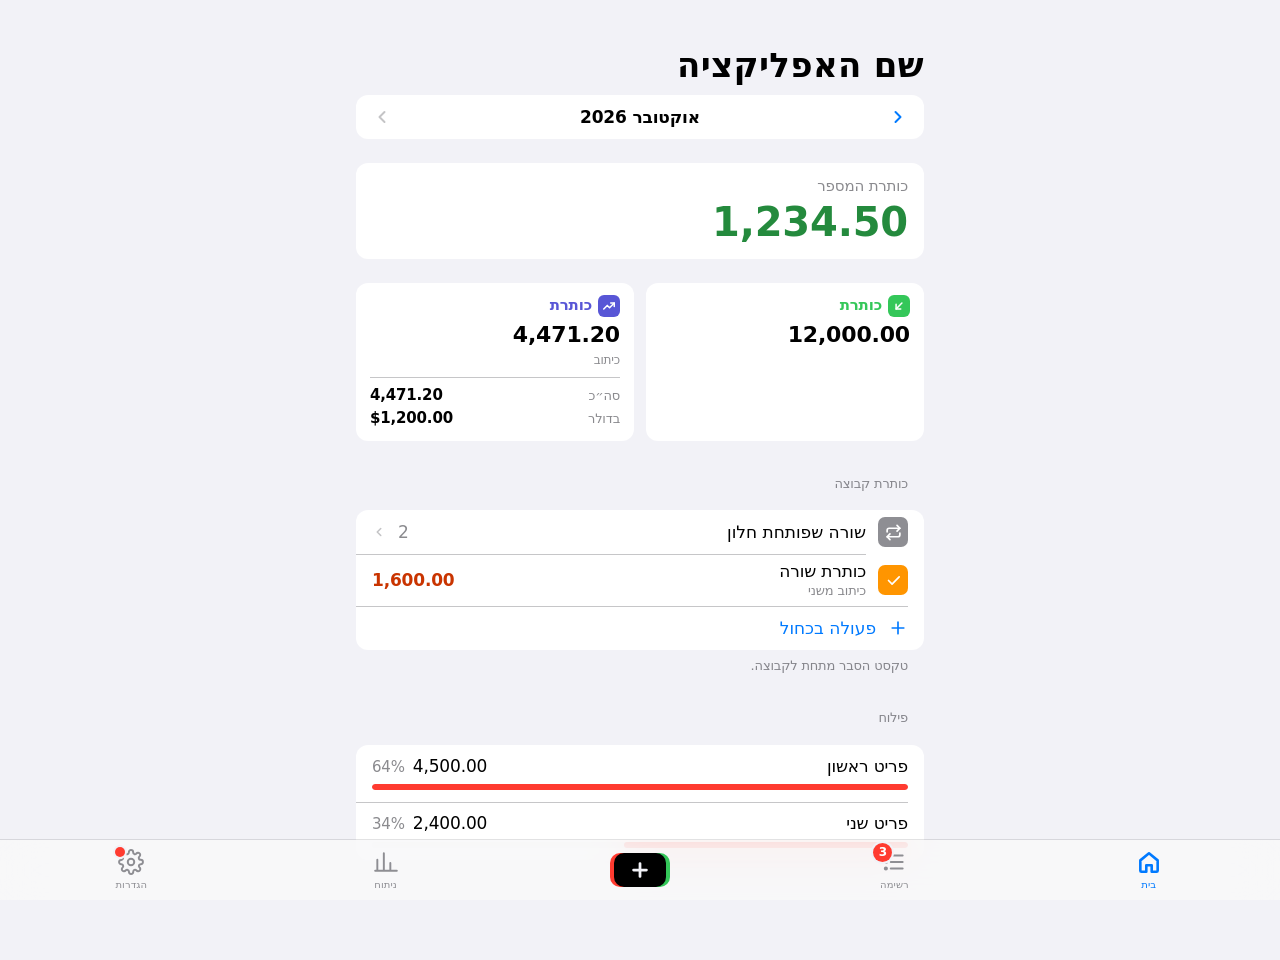
<file: template.html>
<!doctype html>
<html lang="he" dir="rtl">
<head>
<meta charset="utf-8">
<meta name="viewport" content="width=device-width,initial-scale=1,viewport-fit=cover">
<meta name="theme-color" id="themeColor" content="#F2F2F7">
<meta name="apple-mobile-web-app-capable" content="yes">
<meta name="mobile-web-app-capable" content="yes">
<meta name="apple-mobile-web-app-status-bar-style" content="default">
<meta name="apple-mobile-web-app-title" content="שם האפליקציה">
<link rel="manifest" href="manifest.webmanifest">
<title>שם האפליקציה</title>
<script>
/* apply the saved theme before first paint (index.html:15-18) */
try{var t=localStorage.getItem("kis-theme");if(t==="dark"||t==="light")document.documentElement.setAttribute("data-theme",t)}catch(e){}
</script>
<!-- The original app inlines all CSS/JS in one index.html. Inline these three files the same way when shipping. -->
<link rel="stylesheet" href="tokens.css">
<link rel="stylesheet" href="base.css">
<link rel="stylesheet" href="components.css">
</head>
<body>
<!-- Every component below uses markup copied from index.html; the line of origin is noted in each comment. -->

<!-- Nav bar (index.html:256-260): back button kept in layout with visibility, title that appears on scroll -->
<header class="nav gut">
  <button type="button" class="navtext" id="navBack" style="visibility:hidden"><svg class="i" viewBox="0 0 24 24"><path d="M9 6l6 6-6 6"/></svg>חזרה</button>
  <span class="navtitle" id="navTitle">שם האפליקציה</span>
  <span></span>
</header>

<main class="app gut">
  <!-- Tab view (index.html:263-322) -->
  <section class="view" id="v-home">
    <!-- Large title + switcher row (index.html:265-272) -->
    <div class="head">
      <h1 class="largetitle">שם האפליקציה</h1>
      <div class="monthsw">
        <button class="chev" aria-label="הקודם"><svg class="i" viewBox="0 0 24 24"><path d="M9 6l6 6-6 6"/></svg></button>
        <span>אוקטובר 2026</span>
        <button class="chev" aria-label="הבא" disabled><svg class="i" viewBox="0 0 24 24"><path d="M15 6l-6 6 6 6"/></svg></button>
      </div>
    </div>

    <!-- Hero number card (index.html:274-277) -->
    <div class="card balance">
      <div class="cap">כותרת המספר</div>
      <div class="big num pos">1,234.50</div>
    </div>

    <!-- Tiles, incl. a second summary line .acc.sub (index.html:279-287) -->
    <div class="tiles">
      <div class="tile"><span class="tl c-inc"><i class="b-inc"><svg class="i" viewBox="0 0 24 24"><path d="M17 7L7 17"/><path d="M15 17H7V9"/></svg></i>כותרת</span><span class="v num">12,000.00</span></div>
      <div class="tile"><span class="tl c-inv"><i class="b-inv"><svg class="i" viewBox="0 0 24 24"><path d="M3 17l6-6 4 4 8-8"/><path d="M15 7h6v6"/></svg></i>כותרת</span><span class="v num">4,471.20</span><span class="cp">כיתוב</span>
        <div class="acc"><span>סה״כ</span><b class="num">4,471.20</b></div>
        <div class="acc sub"><span>בדולר</span><b class="num">$1,200.00</b></div></div>
    </div>

    <!-- Grouped list with header and footer (index.html:298-306) -->
    <section class="sec">
      <h2 class="sh">כותרת קבוצה</h2>
      <div class="group">
        <button class="cell withicon" id="openSheetBtn"><span class="sq b-gray"><svg class="i" viewBox="0 0 24 24"><path d="M17 2l4 4-4 4"/><path d="M3 11V9a3 3 0 0 1 3-3h15"/><path d="M7 22l-4-4 4-4"/><path d="M21 13v2a3 3 0 0 1-3 3H3"/></svg></span><span class="grow"><span class="t1">שורה שפותחת חלון</span></span><span class="val">2</span><span class="disc"><svg class="i" viewBox="0 0 24 24"><path d="M15 6l-6 6 6 6"/></svg></span></button>
        <div class="cell withicon"><span class="sq b-maa"><svg class="i" viewBox="0 0 24 24"><path d="M5 12l5 5L20 7"/></svg></span><span class="grow"><span class="t1">כותרת שורה</span><span class="t2">כיתוב משני</span></span><span class="val num strong">1,600.00</span></div>
        <button class="cell tint" id="bannerBtn"><svg class="i" viewBox="0 0 24 24" style="width:20px;height:20px"><path d="M12 5v14M5 12h14"/></svg>פעולה בכחול</button>
      </div>
      <p class="sf">טקסט הסבר מתחת לקבוצה.</p>
    </section>

    <!-- Progress-bar rows (built in index.html:727-733) -->
    <section class="sec">
      <h2 class="sh">פילוח</h2>
      <div class="group">
        <div class="barrow"><div class="top"><span class="n">פריט ראשון</span><span><span class="a num">4,500.00</span><span class="pct num">64%</span></span></div><div class="track"><div class="fill" style="width:100%"></div></div></div>
        <div class="barrow"><div class="top"><span class="n">פריט שני</span><span><span class="a num">2,400.00</span><span class="pct num">34%</span></span></div><div class="track"><div class="fill" style="width:53%"></div></div></div>
      </div>
    </section>
  </section>

  <!-- Second tab view: segmented filter + swipe rows (index.html:324-346, rows built in index.html:763-783) + empty state (index.html:750-754) -->
  <section class="view" id="v-list" hidden>
    <div class="head"><h1 class="largetitle">רשימה</h1></div>
    <section class="sec">
      <div class="seg dense" id="filterSeg" role="group" aria-label="סינון">
        <button data-f="all" aria-pressed="true">הכל</button>
        <button data-f="a" aria-pressed="false">סוג א</button>
        <button data-f="b" aria-pressed="false">סוג ב</button>
      </div>
      <div style="display:flex;flex-direction:column;gap:7px;margin-top:10px">
        <div class="sec">
          <h3 class="sh" style="margin:0">יום שישי, 23 באוקטובר</h3>
          <div class="group" id="swGroup">
            <div class="swrow" style="--inset:58px"><button type="button" class="swdel">מחיקה</button><div class="swcontent"><button type="button" class="cell withicon"><span class="sq b-exp"><svg class="i" viewBox="0 0 24 24"><path d="M7 17L17 7"/><path d="M9 7h8v8"/></svg></span><span class="grow"><span class="t1">פריט שאפשר להחליק</span><span class="t2">קטגוריה · פרט</span></span><span class="amt num">−86.40</span></button></div></div>
            <div class="swrow" style="--inset:58px"><button type="button" class="swdel">מחיקה</button><div class="swcontent"><button type="button" class="cell withicon"><span class="sq b-inv"><svg class="i" viewBox="0 0 24 24"><path d="M3 17l6-6 4 4 8-8"/><path d="M15 7h6v6"/></svg></span><span class="grow"><span class="t1">פריט בשתי שורות משנה</span><span class="t2">קטגוריה</span><span class="t2">3,741.20 בשקלים · שער 3.741</span></span><span class="amt num">$1,000.00</span></button></div></div>
          </div>
        </div>
        <div class="empty"><svg class="i ei" viewBox="0 0 24 24" style="stroke-width:1.5"><rect x="4" y="3" width="16" height="18" rx="2"/><path d="M8 8h8M8 12h8M8 16h5"/></svg><b>אין פריטים</b><span>הקישו על + כדי להתחיל.</span></div>
      </div>
      <p class="hintline">החליקו שורה ימינה כדי למחוק · הקישו כדי לערוך</p>
    </section>
  </section>

  <!-- Third tab view: a top-level segmented control switching between .part blocks (index.html:349-405) -->
  <section class="view" id="v-an" hidden>
    <div class="head">
      <h1 class="largetitle">ניתוח</h1>
      <div class="seg" id="anSeg"><button type="button" data-a="one" aria-pressed="true">חלק ראשון</button><button type="button" data-a="two" aria-pressed="false">חלק שני</button></div>
    </div>
    <div class="part" id="partOne"><div class="card balance"><div class="cap">סה״כ</div><div class="big num">54,340.50</div><div class="cap">ממוצע לחודש 5,434.05</div></div></div>
    <div class="part" id="partTwo" hidden><div class="empty"><b>אין נתונים</b><span>בחרו חודש אחר.</span></div></div>
  </section>

  <!-- Settings-style tab view (index.html:407-451) -->
  <section class="view" id="v-set" hidden>
    <div class="head"><h1 class="largetitle">הגדרות</h1></div>
    <div class="sec">
      <h2 class="sh">מראה</h2>
      <div class="seg" id="themeSeg">
        <button type="button" data-t="auto">אוטומטי</button>
        <button type="button" data-t="light">בהיר</button>
        <button type="button" data-t="dark">כהה</button>
      </div>
    </div>
    <div class="sec">
      <h2 class="sh">פעולות</h2>
      <div class="group">
        <button type="button" class="cell tint" id="clearBadges">ניקוי התגים</button>
        <button type="button" class="cell tint">פעולה שנייה</button>
      </div>
      <p class="sf">הסבר על הפעולות.</p>
    </div>
  </section>
</main>

<!-- Tab bar (index.html:454-461): first tab sits on the right in RTL, raised add button in the middle, badges -->
<nav class="tabbar" aria-label="ניווט ראשי">
  <button type="button" class="tab" data-v="home" aria-current="page"><span class="ti"><svg class="i" viewBox="0 0 24 24"><path d="M4 10.5L12 4l8 6.5V20a1 1 0 0 1-1 1h-4.5v-6h-5v6H5a1 1 0 0 1-1-1z"/></svg></span><span class="tl">בית</span></button>
  <button type="button" class="tab" data-v="list"><span class="ti"><svg class="i" viewBox="0 0 24 24"><path d="M9 6h11M9 12h11M9 18h11"/><circle cx="4.5" cy="6" r="1"/><circle cx="4.5" cy="12" r="1"/><circle cx="4.5" cy="18" r="1"/></svg><span class="badge num" id="bList" hidden></span></span><span class="tl">רשימה</span></button>
  <button type="button" class="tabplus" id="addBtn" aria-label="הוספה"><span><svg class="i" viewBox="0 0 24 24"><path d="M12 5v14M5 12h14"/></svg></span></button>
  <button type="button" class="tab" data-v="an"><span class="ti"><svg class="i" viewBox="0 0 24 24"><path d="M4 20V10M10 20V4M16 20v-7M22 20H2"/></svg></span><span class="tl">ניתוח</span></button>
  <button type="button" class="tab" data-v="set"><span class="ti"><svg class="i" viewBox="0 0 24 24"><circle cx="12" cy="12" r="3"/><path d="M19.4 15a1.7 1.7 0 0 0 .3 1.8l.1.1a2 2 0 1 1-2.8 2.8l-.1-.1a1.7 1.7 0 0 0-1.8-.3 1.7 1.7 0 0 0-1 1.5V21a2 2 0 1 1-4 0v-.1a1.7 1.7 0 0 0-1.1-1.5 1.7 1.7 0 0 0-1.8.3l-.1.1a2 2 0 1 1-2.8-2.8l.1-.1a1.7 1.7 0 0 0 .3-1.8 1.7 1.7 0 0 0-1.5-1H3a2 2 0 1 1 0-4h.1a1.7 1.7 0 0 0 1.5-1.1 1.7 1.7 0 0 0-.3-1.8l-.1-.1a2 2 0 1 1 2.8-2.8l.1.1a1.7 1.7 0 0 0 1.8.3H9a1.7 1.7 0 0 0 1-1.5V3a2 2 0 1 1 4 0v.1a1.7 1.7 0 0 0 1 1.5 1.7 1.7 0 0 0 1.8-.3l.1-.1a2 2 0 1 1 2.8 2.8l-.1.1a1.7 1.7 0 0 0-.3 1.8V9a1.7 1.7 0 0 0 1.5 1H21a2 2 0 1 1 0 4h-.1a1.7 1.7 0 0 0-1.5 1z"/></svg><span class="badge dot" id="bSet" hidden></span></span><span class="tl">הגדרות</span></button>
</nav>

<div class="scrim" id="scrim" hidden></div>

<!-- Form sheet (index.html:465-525): nav with ביטול / title / שמירה, then grouped form rows -->
<div class="sheet" id="formSheet" hidden role="dialog" aria-modal="true" aria-labelledby="formTitle">
  <div class="grabber"></div>
  <div class="sheetnav gut">
    <button type="button" class="navtext" data-close>ביטול</button>
    <h3 id="formTitle">פריט חדש</h3>
    <button type="button" class="navtext trail" id="formSave">שמירה</button>
  </div>
  <div class="sheetbody gut">
    <form class="inner" novalidate>
      <div class="seg" id="typeSeg"><button type="button" data-k="a" aria-pressed="true">סוג א</button><button type="button" data-k="b" aria-pressed="false">סוג ב</button></div>
      <div class="sec">
        <div class="group">
          <!-- segmented inside a row: .seg.mini (index.html:479) -->
          <div class="cell"><span class="grow"><span class="t1">מטבע</span></span><div class="seg mini" id="curSeg"><button type="button" data-c="ils" aria-pressed="true">₪ שקל</button><button type="button" data-c="usd" aria-pressed="false">$ דולר</button></div></div>
          <div class="cell amountcell"><label for="amount">סכום</label><input id="amount" inputmode="decimal" placeholder="0.00" autocomplete="off"></div>
        </div>
        <p class="errline" id="err" hidden></p>
      </div>
      <div class="group">
        <button type="button" class="cell"><span class="grow"><span class="t1">בחירה מרשימה</span></span><span class="val">ערך</span><span class="disc"><svg class="i" viewBox="0 0 24 24"><path d="M15 6l-6 6 6 6"/></svg></span></button>
        <div class="cell"><span class="grow"><span class="t1">כמות</span></span><span class="val num" id="qtyVal">3</span><span class="stepper" id="qtyStep"><button type="button" data-d="1" aria-label="הוספה">+</button><button type="button" data-d="-1" aria-label="הפחתה">−</button></span></div>
        <div class="cell"><label for="noteIn" class="t1" style="flex:none">תיאור</label><input class="text" id="noteIn" maxlength="60" placeholder="לא חובה"></div>
        <!-- short left-to-right number input: input.text.fx (index.html:495) -->
        <div class="cell"><label for="rateIn" class="grow"><span class="t1">שער</span><span class="t2">שער מ־20 באוקטובר</span></label><input class="text fx" id="rateIn" inputmode="decimal" placeholder="0.0000" value="3.7412"></div>
        <div class="cell"><label for="dateIn" class="grow"><span class="t1">תאריך</span></label><input class="datepill" id="dateIn" type="date"></div>
      </div>
      <div class="sec">
        <div class="group"><div class="cell"><label for="sw1" class="grow"><span class="t1">מתג</span></label><input type="checkbox" class="switch" id="sw1" role="switch" checked></div></div>
        <p class="sf">טקסט הסבר מתחת למתג.</p>
      </div>
      <div class="group"><button type="button" class="cell center destructive" id="delBtn">מחיקה</button></div>
    </form>
  </div>
</div>

<!-- Action sheet (index.html:540-548) -->
<div class="scrim2" id="scrim2" hidden></div>
<div class="actionsheet" id="as" hidden role="alertdialog" aria-modal="true" aria-labelledby="asTitle">
  <div class="asgroup">
    <div class="astitle"><b id="asTitle"></b><span class="what" id="asWhat"></span><span id="asMsg"></span></div>
    <div id="asBtns"></div>
  </div>
  <button type="button" class="ascancel" id="asCancel">ביטול</button>
</div>

<!-- Banner (index.html:550) -->
<div class="banner" id="banner" hidden role="status"><span id="bannerText"></span><button type="button" id="bannerUndo">ביטול</button></div>

<script src="components.js"></script>
<script>
/* Demo wiring only — shows how each component is driven */
const K=window.Kit;
const TITLES={home:"שם האפליקציה",list:"רשימה",an:"ניתוח",set:"הגדרות"};
document.querySelectorAll("#anSeg button").forEach(b=>b.onclick=()=>{K.setSeg(K.$("anSeg"),"a",b.dataset.a);K.$("partOne").hidden=b.dataset.a!=="one";K.$("partTwo").hidden=b.dataset.a!=="two"});
K.badge(K.$("bList"),3);K.badge(K.$("bSet"),1);
K.tabs(v=>{K.$("navTitle").textContent=TITLES[v];if(v==="list")K.badge(K.$("bList"),0)});
K.$("clearBadges").onclick=()=>{K.badge(K.$("bList"),0);K.badge(K.$("bSet"),0);K.banner("התגים נוקו")};
K.$("addBtn").onclick=K.$("openSheetBtn").onclick=()=>{K.$("dateIn").value=K.todayStr();K.openSheet("formSheet")};
K.$("bannerBtn").onclick=()=>K.banner("הפעולה בוצעה");
document.querySelectorAll("#filterSeg button").forEach(b=>b.onclick=()=>K.setSeg(K.$("filterSeg"),"f",b.dataset.f));
document.querySelectorAll("#typeSeg button").forEach(b=>b.onclick=()=>K.setSeg(K.$("typeSeg"),"k",b.dataset.k));
document.querySelectorAll("#curSeg button").forEach(b=>b.onclick=()=>K.setSeg(K.$("curSeg"),"c",b.dataset.c));
let qty=3;K.stepper(K.$("qtyStep"),{min:2,max:36,get:()=>qty,set:v=>{qty=v;K.$("qtyVal").textContent=v}});
document.querySelectorAll("#swGroup .swrow").forEach(row=>{K.attachSwipe(row);
  row.querySelector(".swdel").onclick=()=>K.actionSheet({title:"למחוק את הפריט?",what:row.querySelector(".t1").textContent,
    buttons:[{label:"מחיקה",destructive:true,fn:()=>{row.hidden=true;K.banner("הפריט נמחק",()=>{row.hidden=false;K.closeSw(row)})}}]})});
K.$("delBtn").onclick=()=>K.actionSheet({title:"למחוק?",msg:"אפשר לבטל מיד אחרי המחיקה.",buttons:[{label:"מחיקה",destructive:true,fn:()=>{K.closeSheets();K.banner("נמחק",()=>{})}}]});
K.$("formSave").onclick=()=>{const v=parseFloat(K.$("amount").value);
  if(!(v>0)){const e=K.$("err");e.textContent="הזינו סכום גדול מאפס.";e.hidden=false;return}
  K.closeSheets();K.banner("נשמר: "+K.money(v))};
</script>
</body>
</html>
</file>
<file: tokens.css>
/* Copied as-is from index.html lines 21-47 (design tokens, light + dark) — Kis design kit */
:root{
  --bg:#F2F2F7; --cell:#FFFFFF; --sheet:#F2F2F7; --sheet-cell:#FFFFFF;
  --label:#000000; --label2:rgba(60,60,67,.6); --label3:rgba(60,60,67,.3);
  --sep:rgba(60,60,67,.29); --fill:rgba(118,118,128,.12); --fill-press:rgba(0,0,0,.06);
  --seg-sel:#FFFFFF; --tint:#007AFF;
  --red:#FF3B30; --green:#34C759; --teal:#30B0C7; --indigo:#5856D6; --gray:#8E8E93; --orange:#FF9500; --orange-text:#C93400;
  --green-text:#248A3D; --red-text:#D70015;
  --bar:rgba(249,249,249,.8); --as-bg:rgba(249,249,249,.92); --scrim:rgba(0,0,0,.35);
  --font:-apple-system,BlinkMacSystemFont,"SF Pro Text","SF Pro Display","Segoe UI",system-ui,"Helvetica Neue",Arial,sans-serif;
  --font-num:ui-rounded,"SF Pro Rounded",-apple-system,BlinkMacSystemFont,"Segoe UI",system-ui,sans-serif;
}
@media (prefers-color-scheme: dark){:root:not([data-theme="light"]){
  --bg:#000000; --cell:#1C1C1E; --sheet:#1C1C1E; --sheet-cell:#2C2C2E;
  --label:#FFFFFF; --label2:rgba(235,235,245,.6); --label3:rgba(235,235,245,.3);
  --sep:rgba(84,84,88,.65); --fill:rgba(118,118,128,.24); --fill-press:rgba(255,255,255,.08);
  --seg-sel:#636366; --tint:#0A84FF;
  --red:#FF453A; --green:#30D158; --teal:#40C8E0; --indigo:#5E5CE6; --gray:#8E8E93; --orange:#FF9F0A; --orange-text:#FF9F0A;
  --green-text:#30D158; --red-text:#FF453A;
  --bar:rgba(22,22,22,.82); --as-bg:rgba(44,44,46,.94); --scrim:rgba(0,0,0,.55); color-scheme:dark}}
:root[data-theme="dark"]{
  --bg:#000000; --cell:#1C1C1E; --sheet:#1C1C1E; --sheet-cell:#2C2C2E;
  --label:#FFFFFF; --label2:rgba(235,235,245,.6); --label3:rgba(235,235,245,.3);
  --sep:rgba(84,84,88,.65); --fill:rgba(118,118,128,.24); --fill-press:rgba(255,255,255,.08);
  --seg-sel:#636366; --tint:#0A84FF;
  --red:#FF453A; --green:#30D158; --teal:#40C8E0; --indigo:#5E5CE6; --gray:#8E8E93; --orange:#FF9F0A; --orange-text:#FF9F0A;
  --green-text:#30D158; --red-text:#FF453A;
  --bar:rgba(22,22,22,.82); --as-bg:rgba(44,44,46,.94); --scrim:rgba(0,0,0,.55); color-scheme:dark}
</file>
<file: base.css>
/* Copied as-is from index.html lines 49-60 (reset, safe areas, body, utilities) — Kis design kit */
*{box-sizing:border-box;-webkit-tap-highlight-color:transparent}
html{-webkit-text-size-adjust:100%;color-scheme:light}
:root{padding-top:env(safe-area-inset-top,0px);padding-bottom:env(safe-area-inset-bottom,0px)}
[hidden]{display:none!important}
body{margin:0;min-height:100vh;background:var(--bg);color:var(--label);font-family:var(--font);font-size:17px;line-height:1.3;letter-spacing:-.01em;-webkit-font-smoothing:antialiased}
body::before{content:"";position:fixed;inset:0 0 auto;height:env(safe-area-inset-top,0px);z-index:10;background:var(--bg)}
html.scrolled body::before{background:var(--bar);-webkit-backdrop-filter:saturate(180%) blur(20px);backdrop-filter:saturate(180%) blur(20px)}
button{font:inherit;color:inherit;cursor:pointer;-webkit-user-select:none;user-select:none}
button:focus-visible,input:focus-visible{outline:2px solid var(--tint);outline-offset:2px}
.num{font-family:var(--font-num);font-variant-numeric:tabular-nums;direction:ltr;unicode-bidi:isolate}
svg.i{width:22px;height:22px;stroke:currentColor;fill:none;stroke-width:2;stroke-linecap:round;stroke-linejoin:round}
.gut{padding-left:max(16px,env(safe-area-inset-left,0px));padding-right:max(16px,env(safe-area-inset-right,0px))}
</file>
<file: components.css>
/* Copied as-is from index.html lines 62-251 (all UI components incl. tab bar + motion) — Kis design kit */
/* nav bar */
.nav{position:sticky;top:env(safe-area-inset-top,0px);z-index:8;height:44px;display:grid;grid-template-columns:1fr auto 1fr;align-items:center;background:var(--bg)}
html.scrolled .nav{background:var(--bar);-webkit-backdrop-filter:saturate(180%) blur(20px);backdrop-filter:saturate(180%) blur(20px);box-shadow:0 .5px 0 var(--sep)}
.navicon{width:44px;height:44px;border:0;background:none;color:var(--tint);display:grid;place-items:center;padding:0}
.navicon:active{opacity:.4}
.nav .navicon:first-child{justify-self:start;margin-inline-start:-10px}
.nav .navicon:last-child{justify-self:end;margin-inline-end:-10px}
.navtitle{font-size:17px;font-weight:600;opacity:0;transition:opacity .2s}
html.scrolled .navtitle{opacity:1}

.app{max-width:600px;margin:0 auto;padding-block:0 100px;display:flex;flex-direction:column;gap:24px}
.largetitle{margin:2px 0 0;font-size:34px;font-weight:700;letter-spacing:.01em;line-height:1.15}
.head{display:flex;flex-direction:column;gap:10px}
.monthsw{display:flex;align-items:center;justify-content:space-between;background:var(--cell);border-radius:12px;height:44px;padding:0 4px}
.monthsw span{font-size:17px;font-weight:600}
.chev{width:44px;height:44px;border:0;background:none;color:var(--tint);display:grid;place-items:center}
.chev:disabled{color:var(--label3);cursor:default}
.chev svg{width:20px;height:20px;stroke-width:2.4}

/* summary */
.card{background:var(--cell);border-radius:12px;padding:14px 16px}
.balance .cap{font-size:15px;color:var(--label2)}
.balance .big{font-size:40px;font-weight:700;line-height:1.15;text-align:right;margin-top:2px}
.big.pos{color:var(--green-text)} .big.neg{color:var(--red-text)}
.tiles{display:grid;grid-template-columns:1fr 1fr;gap:12px}
.tile{background:var(--cell);border-radius:12px;padding:12px 14px;display:flex;flex-direction:column;gap:4px;min-width:0}
.tile .tl{display:flex;align-items:center;gap:6px;font-size:15px;font-weight:600}
.tile .tl i{width:22px;height:22px;border-radius:6px;display:grid;place-items:center;color:#fff}
.tile .tl i svg{width:14px;height:14px;stroke-width:2.6}
.tile .v{font-size:22px;font-weight:700;text-align:right;color:var(--label)}
.tile .cp{font-size:12px;color:var(--label2)}
.tile .acc{margin-top:4px;padding-top:8px;border-top:.5px solid var(--sep);display:flex;justify-content:space-between;align-items:baseline;gap:6px;font-size:13px;color:var(--label2)}
.tile .acc b{font-size:15px;font-weight:700;color:var(--label)}
.tile .acc.sub{border-top:0;margin-top:0;padding-top:0}
.c-inc{color:var(--green)} .c-exp{color:var(--red)} .c-sav{color:var(--teal)} .c-inv{color:var(--indigo)} .c-maa{color:var(--orange)}
.b-maa{background:var(--orange)} .b-inc{background:var(--green)} .b-exp{background:var(--red)} .b-sav{background:var(--teal)} .b-inv{background:var(--indigo)} .b-gray{background:var(--gray)}

/* grouped lists */
.sec{display:flex;flex-direction:column;gap:7px}
.sh{font-size:13px;color:var(--label2);padding:0 16px;font-weight:400}
.sf{font-size:13px;color:var(--label2);padding:0 16px;line-height:1.38;margin:0}
.group{background:var(--cell);border-radius:12px;overflow:hidden}
.sheet .group{background:var(--sheet-cell)}
.cell{display:flex;align-items:center;gap:12px;min-height:44px;padding:6px 16px;width:100%;border:0;background:none;text-align:right;font-size:17px;color:var(--label);position:relative}
.group > .cell:not([hidden]) ~ .cell:not([hidden])::before,.group > .swrow ~ .swrow::before{content:"";position:absolute;top:0;left:0;right:var(--inset,16px);height:.5px;background:var(--sep);z-index:3}
button.cell:active,.swcontent button.cell:active{background:var(--fill-press)}
.cell .grow{flex:1;min-width:0;display:flex;flex-direction:column;gap:1px}
.cell .grow .t1{white-space:nowrap;overflow:hidden;text-overflow:ellipsis}
.cell .grow .t2{font-size:13px;color:var(--label2);white-space:nowrap;overflow:hidden;text-overflow:ellipsis}
.cell .val{color:var(--label2);white-space:nowrap}
.cell .disc{color:var(--label3);display:grid;place-items:center;flex:none}
.cell .disc svg{width:14px;height:14px;stroke-width:2.6}
.cell .sq{width:30px;height:30px;border-radius:7px;display:grid;place-items:center;color:#fff;flex:none;font-weight:600;font-size:14px}
.cell .sq svg{width:17px;height:17px;stroke-width:2.4}
.cell.withicon{--inset:58px}
.cell .amt{font-weight:600;white-space:nowrap}
.amt.inc{color:var(--green-text)}
.val.strong{color:var(--orange-text);font-weight:700}
.tint{color:var(--tint)} .destructive{color:var(--red)}
.cell.center{justify-content:center}
.cell .checkmark{color:var(--tint);visibility:hidden}
.cell[aria-checked="true"] .checkmark{visibility:visible}
.cell .checkmark svg{width:18px;height:18px;stroke-width:2.8}
.barrow{display:flex;flex-direction:column;gap:7px;padding:10px 16px 12px;position:relative}
.barrow + .barrow::before{content:"";position:absolute;top:0;left:0;right:16px;height:.5px;background:var(--sep)}
.barrow .top{display:flex;justify-content:space-between;align-items:baseline;gap:10px}
.barrow .pct{color:var(--label2);font-size:15px;margin-right:8px}
.barrow .sub{font-size:13px;color:var(--label2)}
button.barrow{width:100%;border:0;background:none;text-align:right;color:var(--label);font:inherit}
button.barrow:active{background:var(--fill-press)}
.cmprow{display:flex;flex-direction:column;gap:8px;padding:10px 16px 12px;position:relative}
.cmprow + .cmprow::before{content:"";position:absolute;top:0;left:0;right:16px;height:.5px;background:var(--sep)}
.cmprow .top{display:flex;justify-content:space-between;align-items:center;gap:10px}
.cmprow .n{font-weight:600;min-width:0;overflow:hidden;text-overflow:ellipsis;white-space:nowrap}
.cmprow .bars{display:grid;grid-template-columns:auto 1fr auto;align-items:center;gap:6px 10px}
.cmprow .bl{font-size:13px;color:var(--label2);white-space:nowrap}
.cmprow .a{font-size:15px;text-align:left;min-width:72px}
.fill.gray{background:var(--gray)}
.delta{font-size:13px;font-weight:600;padding:3px 8px;border-radius:7px;background:var(--fill);white-space:nowrap;direction:rtl}
.delta.good{color:var(--green-text)} .delta.bad{color:var(--red-text)} .delta.same{color:var(--label2)}
.minisw{display:flex;align-items:center;gap:0;flex:none}
.minisw .chev{width:36px;height:36px}
.minisw span{min-width:96px;text-align:center;font-weight:600}
.seg.mini{width:160px;flex:none}
.cell input.fx{max-width:110px;direction:ltr;text-align:left;font-family:var(--font-num)}
.track{height:6px;border-radius:3px;background:var(--fill);overflow:hidden}
.fill{height:100%;border-radius:3px;background:var(--red)}
.dot{width:10px;height:10px;border-radius:50%;flex:none}

/* swipe to delete */
.swrow{position:relative;overflow:hidden}
.swdel{position:absolute;top:0;bottom:0;left:0;width:88px;border:0;background:var(--red);color:#fff;font-size:15px;font-weight:500;visibility:hidden}
.swrow.swiping .swdel,.swrow.open .swdel{visibility:visible}
.swcontent{position:relative;background:var(--cell);touch-action:pan-y;transition:transform .25s cubic-bezier(.2,.8,.2,1);z-index:1}

/* segmented control */
.seg{display:grid;grid-auto-flow:column;grid-auto-columns:1fr;background:var(--fill);border-radius:9px;padding:2px}
.seg button{border:0;background:none;height:30px;border-radius:7px;font-size:13px;font-weight:500;color:var(--label);position:relative;padding:0 4px;white-space:nowrap}
.seg button+button::before{content:"";position:absolute;right:0;top:8px;bottom:8px;width:1px;background:var(--sep);transition:opacity .15s}
.seg.dense button{font-size:12px;padding:0 2px}
.seg button[aria-pressed="true"]{background:var(--seg-sel);font-weight:600;box-shadow:0 3px 8px rgba(0,0,0,.12),0 3px 1px rgba(0,0,0,.04)}
.seg button[aria-pressed="true"]::before,.seg button[aria-pressed="true"]+button::before{opacity:0}

/* switch */
.switch{appearance:none;-webkit-appearance:none;width:51px;height:31px;border-radius:16px;background:var(--fill);position:relative;cursor:pointer;flex:none;margin:0;transition:background .2s}
.switch::after{content:"";position:absolute;top:2px;right:2px;width:27px;height:27px;border-radius:50%;background:#fff;box-shadow:0 3px 8px rgba(0,0,0,.15),0 3px 1px rgba(0,0,0,.06);transition:right .2s}
.switch:checked{background:var(--green)}
.switch:checked::after{right:22px}

/* stepper */
.stepper{display:flex;background:var(--fill);border-radius:8px;height:32px;flex:none}
.stepper button{width:47px;border:0;background:none;color:var(--label);font-size:22px;line-height:1;display:grid;place-items:center;position:relative}
.stepper button:active{background:var(--fill-press)}
.stepper button+button::before{content:"";position:absolute;right:0;top:7px;bottom:7px;width:1px;background:var(--sep)}
.stepper button:disabled{color:var(--label3)}

/* inputs inside cells */
.cell input.text{flex:1;min-width:0;border:0;background:none;color:var(--label);font:inherit;font-size:17px;text-align:left;outline:none;padding:0}
.cell input.text::placeholder{color:var(--label3)}
.amountcell{flex-direction:column;align-items:stretch;gap:0;padding:10px 16px 12px}
.amountcell label{font-size:13px;color:var(--label2)}
.amountcell input{border:0;background:none;outline:none;color:var(--label);font-family:var(--font-num);font-size:34px;font-weight:700;direction:ltr;text-align:right;padding:0;width:100%}
.amountcell input::placeholder{color:var(--label3)}
.datepill{border:0;border-radius:7px;background:var(--fill);color:var(--label);font:inherit;font-size:17px;padding:6px 10px;min-height:34px}

/* tab views */
.view,.part{display:flex;flex-direction:column;gap:24px}

/* tab bar: five slots, raised add button in the middle, red badges */
.tabbar{position:fixed;left:0;right:0;bottom:0;z-index:7;display:grid;grid-template-columns:repeat(5,1fr);align-items:start;padding-top:6px;padding-bottom:max(6px,env(safe-area-inset-bottom,0px));padding-left:max(4px,env(safe-area-inset-left,0px));padding-right:max(4px,env(safe-area-inset-right,0px));background:var(--bar);-webkit-backdrop-filter:saturate(180%) blur(20px);backdrop-filter:saturate(180%) blur(20px);box-shadow:0 -.5px 0 var(--sep)}
.tabbar .tab{border:0;background:none;display:flex;flex-direction:column;align-items:center;gap:3px;color:var(--gray);padding:2px 0 0;min-height:48px}
.tabbar .tab:active{opacity:.6}
.tab .ti{position:relative;display:grid;place-items:center;height:27px}
.tab .ti svg{width:26px;height:26px;stroke-width:1.8}
.tab .tl{font-size:10px;font-weight:500;letter-spacing:.01em}
.tab[aria-current="page"]{color:var(--tint)}
.tab[aria-current="page"] .ti svg{stroke-width:2.4}
.badge{position:absolute;top:-5px;right:calc(50% + 2px);min-width:19px;height:19px;padding:0 5px;border-radius:10px;background:var(--red);color:#fff;font-size:12px;font-weight:600;line-height:19px;text-align:center;box-shadow:0 0 0 2px var(--bg)}
.badge.dot{min-width:10px;width:10px;height:10px;padding:0;top:-1px;right:calc(50% + 6px)}
.tabplus{border:0;background:none;display:grid;place-items:center;height:48px;padding:0}
.tabplus span{position:relative;width:52px;height:34px;border-radius:10px;background:var(--label);color:var(--bg);display:grid;place-items:center;box-shadow:4px 0 0 var(--green),-4px 0 0 var(--red);transition:transform .15s}
.tabplus:active span{transform:scale(.92)}
.tabplus svg{width:22px;height:22px;stroke-width:3}

.empty{text-align:center;padding:36px 20px;color:var(--label2);display:flex;flex-direction:column;align-items:center;gap:6px}
.empty .ei{width:52px;height:52px;color:var(--label3)}
.empty b{color:var(--label);font-size:20px;font-weight:600}

/* sheets */
.scrim{position:fixed;inset:0;background:var(--scrim);z-index:20}
.sheet{position:fixed;left:0;right:0;bottom:0;margin:0 auto;max-width:640px;top:calc(env(safe-area-inset-top,0px) + 12px);z-index:21;background:var(--sheet);border-radius:13px 13px 0 0;display:flex;flex-direction:column;box-shadow:0 -4px 30px rgba(0,0,0,.18)}
.grabber{width:36px;height:5px;border-radius:3px;background:var(--label3);margin:5px auto 0;flex:none}
.sheetnav{display:grid;grid-template-columns:1fr auto 1fr;align-items:center;height:50px;flex:none}
.sheetnav h3{margin:0;font-size:17px;font-weight:600;text-align:center;white-space:nowrap}
.navtext{border:0;background:none;color:var(--tint);font-size:17px;padding:8px 0;justify-self:start;display:flex;align-items:center;gap:2px}
.navtext.trail{justify-self:end;font-weight:600}
.navtext:active{opacity:.4}
.navtext svg{width:20px;height:20px;stroke-width:2.6}
.sheetbody{flex:1;overflow-y:auto;-webkit-overflow-scrolling:touch;padding-bottom:calc(30px + env(safe-area-inset-bottom,0px))}
.sheetbody .inner{display:flex;flex-direction:column;gap:28px;padding-top:6px}
.errline{color:var(--red-text);font-size:13px;padding:0 16px;margin:0}

/* action sheet */
.scrim2{position:fixed;inset:0;background:var(--scrim);z-index:30}
.actionsheet{position:fixed;left:0;right:0;bottom:0;margin:0 auto;max-width:440px;z-index:31;padding:0 8px calc(8px + env(safe-area-inset-bottom,0px));display:flex;flex-direction:column;gap:8px}
.asgroup{background:var(--as-bg);-webkit-backdrop-filter:blur(30px);backdrop-filter:blur(30px);border-radius:14px;overflow:hidden}
.astitle{padding:14px 16px;text-align:center;display:flex;flex-direction:column;gap:4px;font-size:13px;color:var(--label2);border-bottom:.5px solid var(--sep)}
.astitle b{font-weight:600}
.astitle .what{color:var(--label);font-size:15px;font-weight:600;direction:rtl}
.asbtn{display:block;width:100%;height:57px;border:0;background:none;color:var(--tint);font-size:20px;border-top:.5px solid var(--sep)}
.asbtn:first-child{border-top:0}
.asbtn:active{background:var(--fill-press)}
.asbtn.destructive{color:var(--red)}
.ascancel{height:57px;border:0;border-radius:14px;background:var(--sheet-cell);color:var(--tint);font-size:20px;font-weight:600}
.ascancel:active{opacity:.7}

/* banner */
.banner{position:fixed;z-index:40;left:0;right:0;margin:0 auto;width:max-content;max-width:calc(100vw - 32px);top:calc(env(safe-area-inset-top,0px) + 8px);background:var(--as-bg);-webkit-backdrop-filter:blur(30px);backdrop-filter:blur(30px);border-radius:16px;padding:12px 16px;display:flex;gap:16px;align-items:center;font-size:15px;font-weight:500;box-shadow:0 10px 40px rgba(0,0,0,.18)}
.banner button{border:0;background:none;color:var(--tint);font-weight:600;font-size:15px;padding:2px 4px}
.hintline{text-align:center;font-size:13px;color:var(--label3);margin:4px 0 0}

@media (prefers-reduced-motion:no-preference){
  .sheet{animation:sheetup .32s cubic-bezier(.2,.9,.25,1)}
  .actionsheet{animation:sheetup .28s cubic-bezier(.2,.9,.25,1)}
  .scrim,.scrim2{animation:fade .25s}
  .banner{animation:drop .3s cubic-bezier(.2,.9,.25,1)}
  @keyframes sheetup{from{transform:translateY(100%)}}
  @keyframes fade{from{opacity:0}}
  @keyframes drop{from{transform:translateY(-120%)}}
}
</file>
